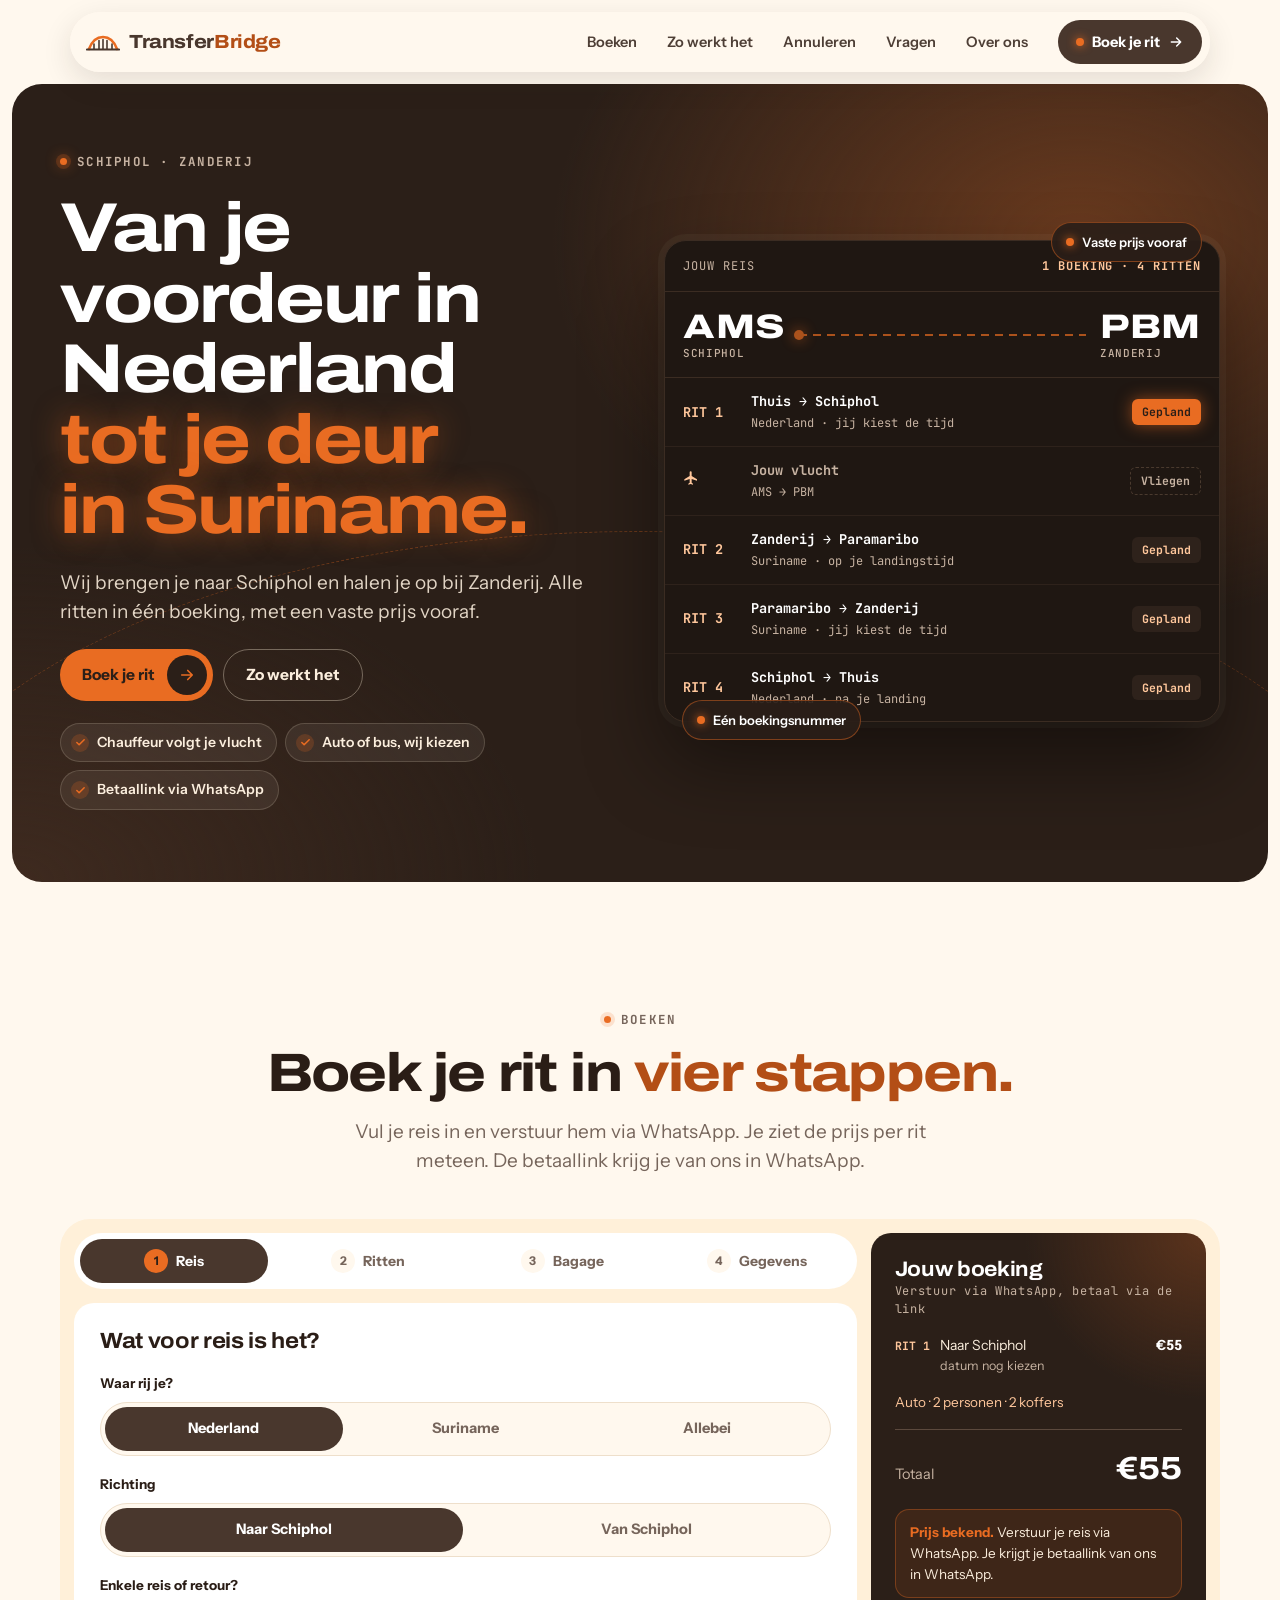
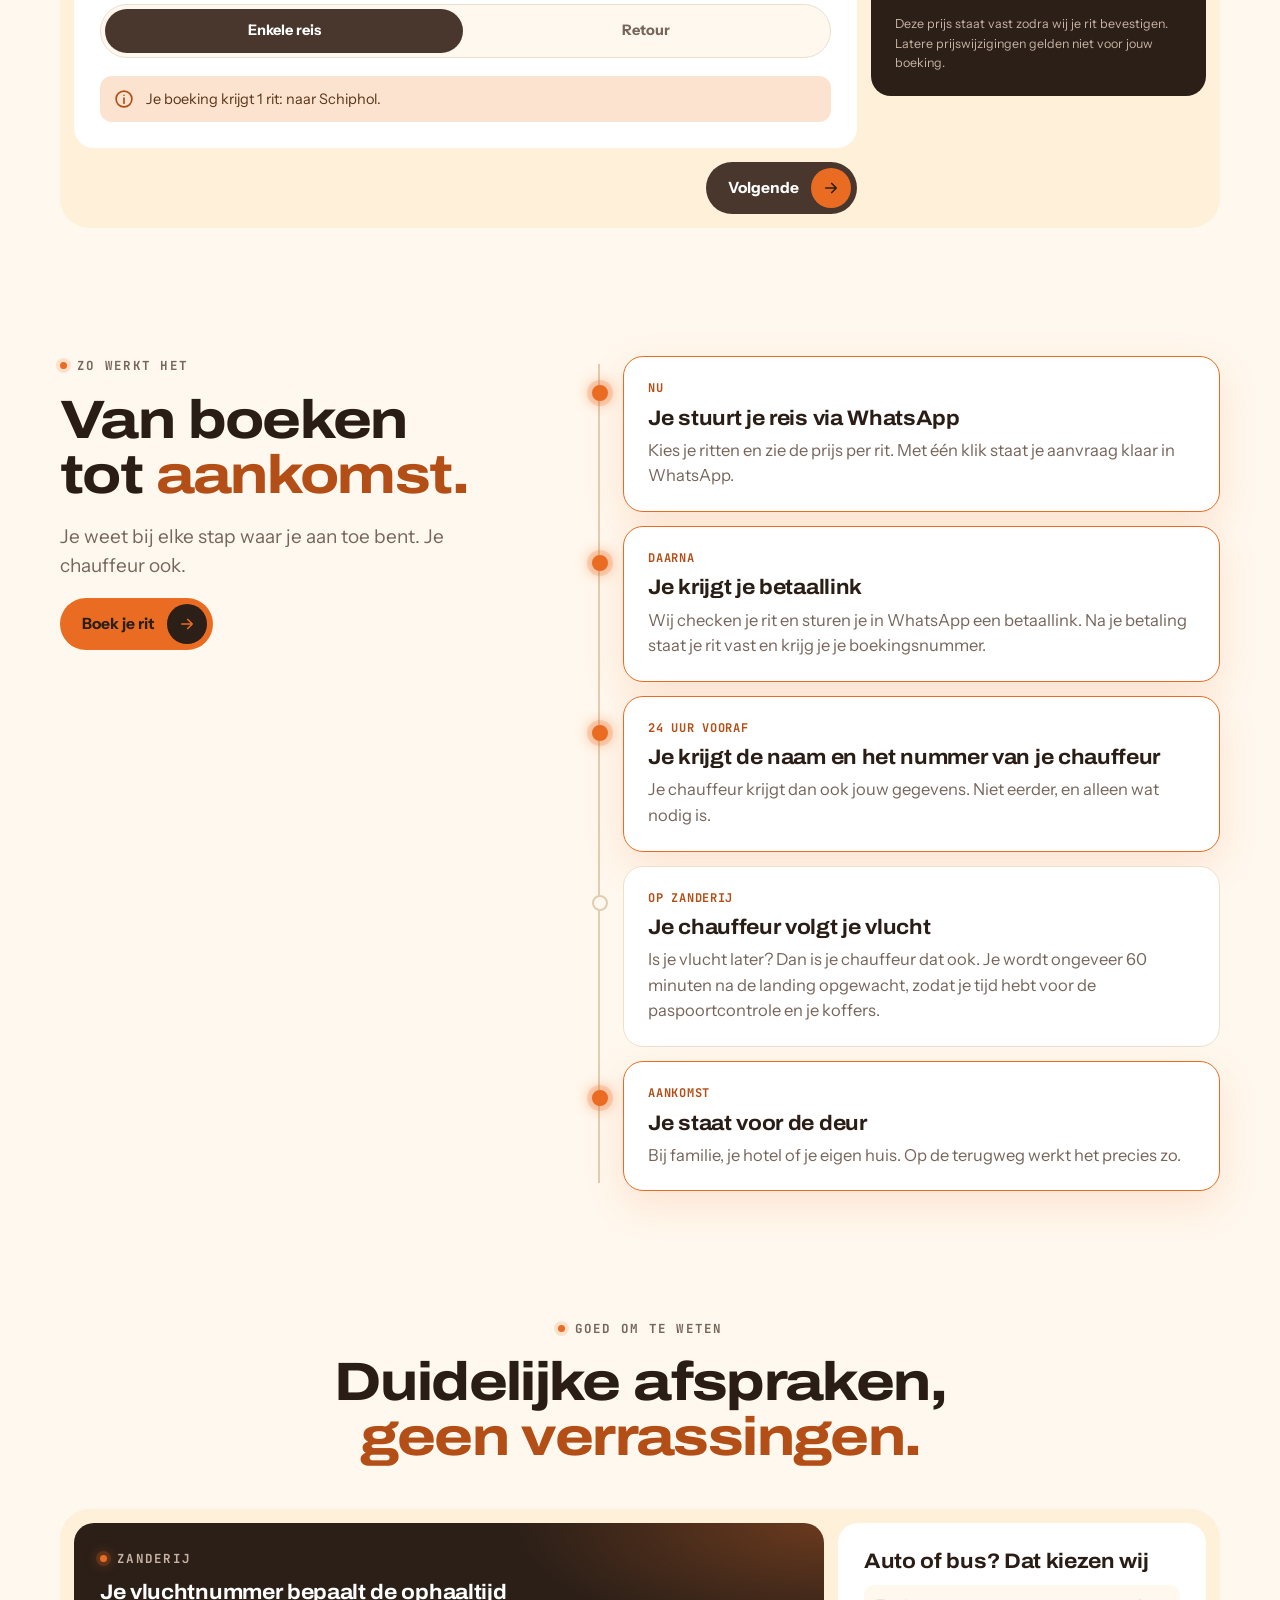
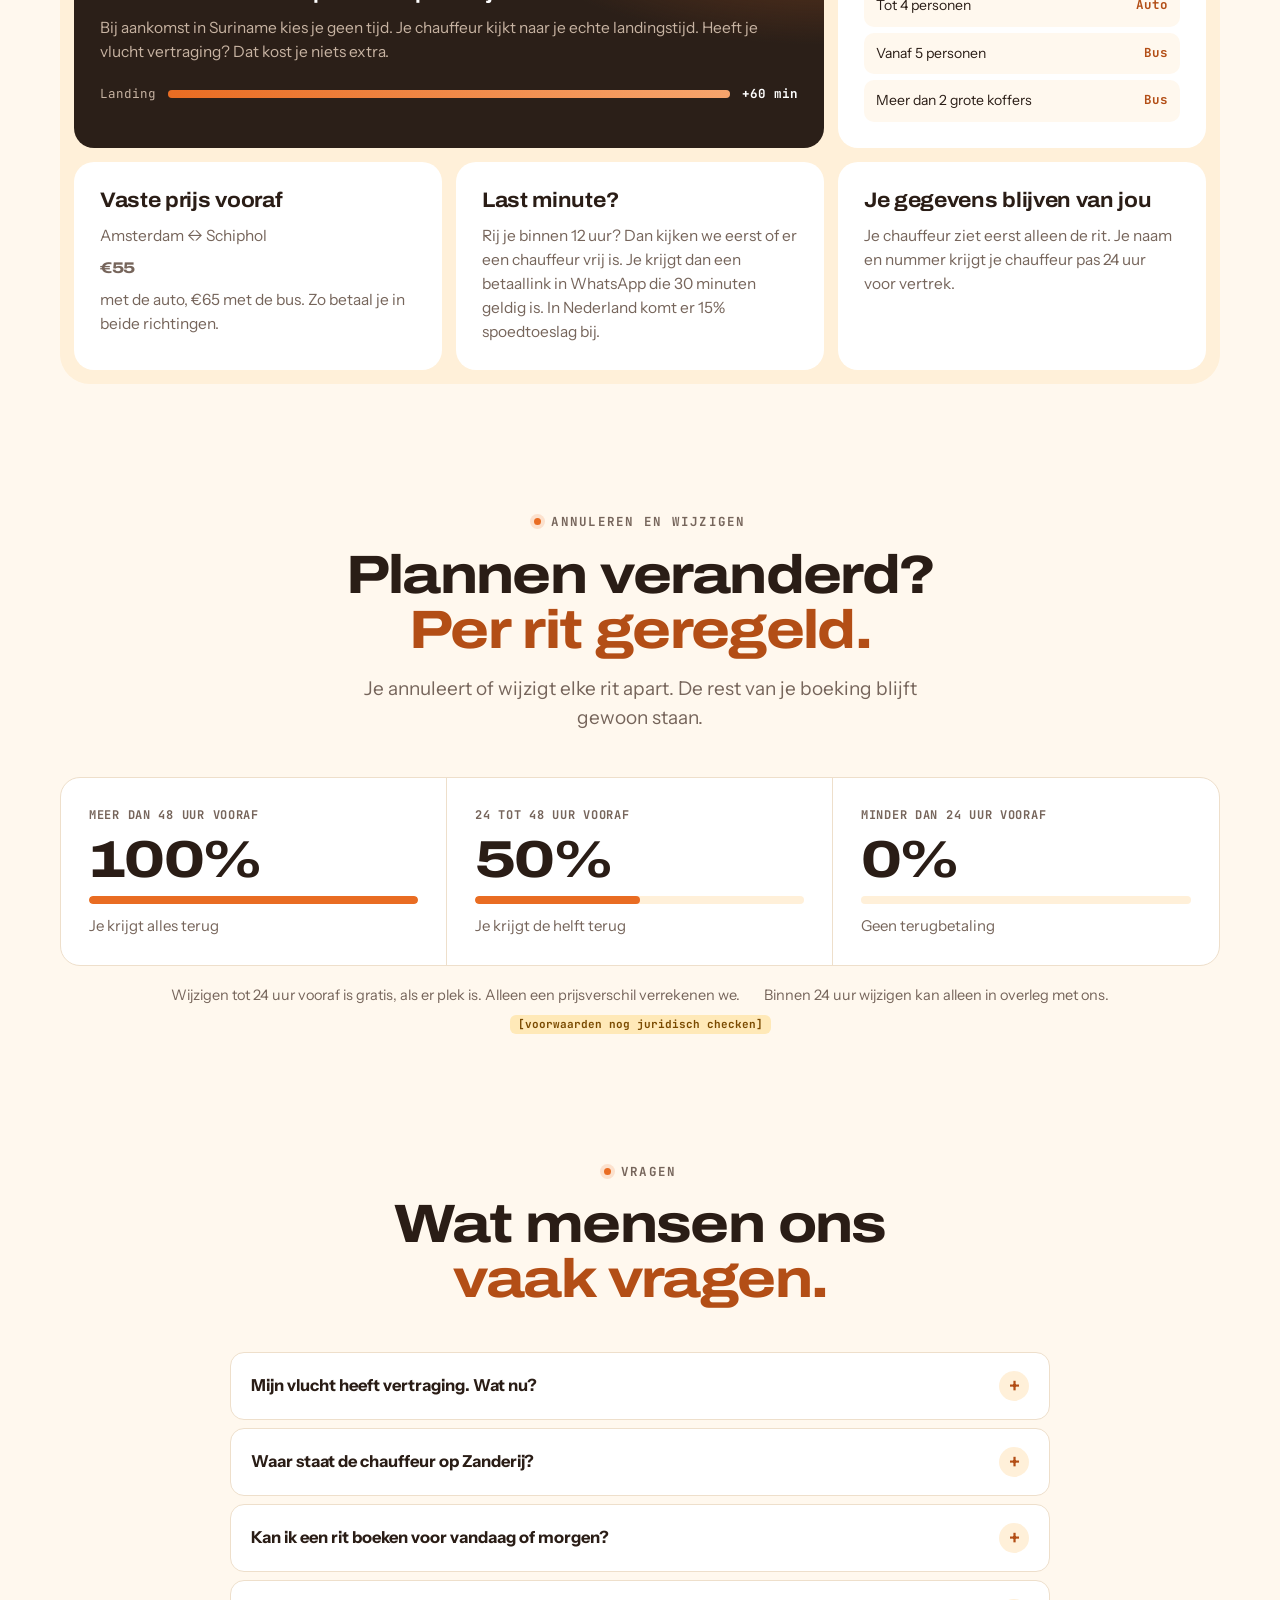
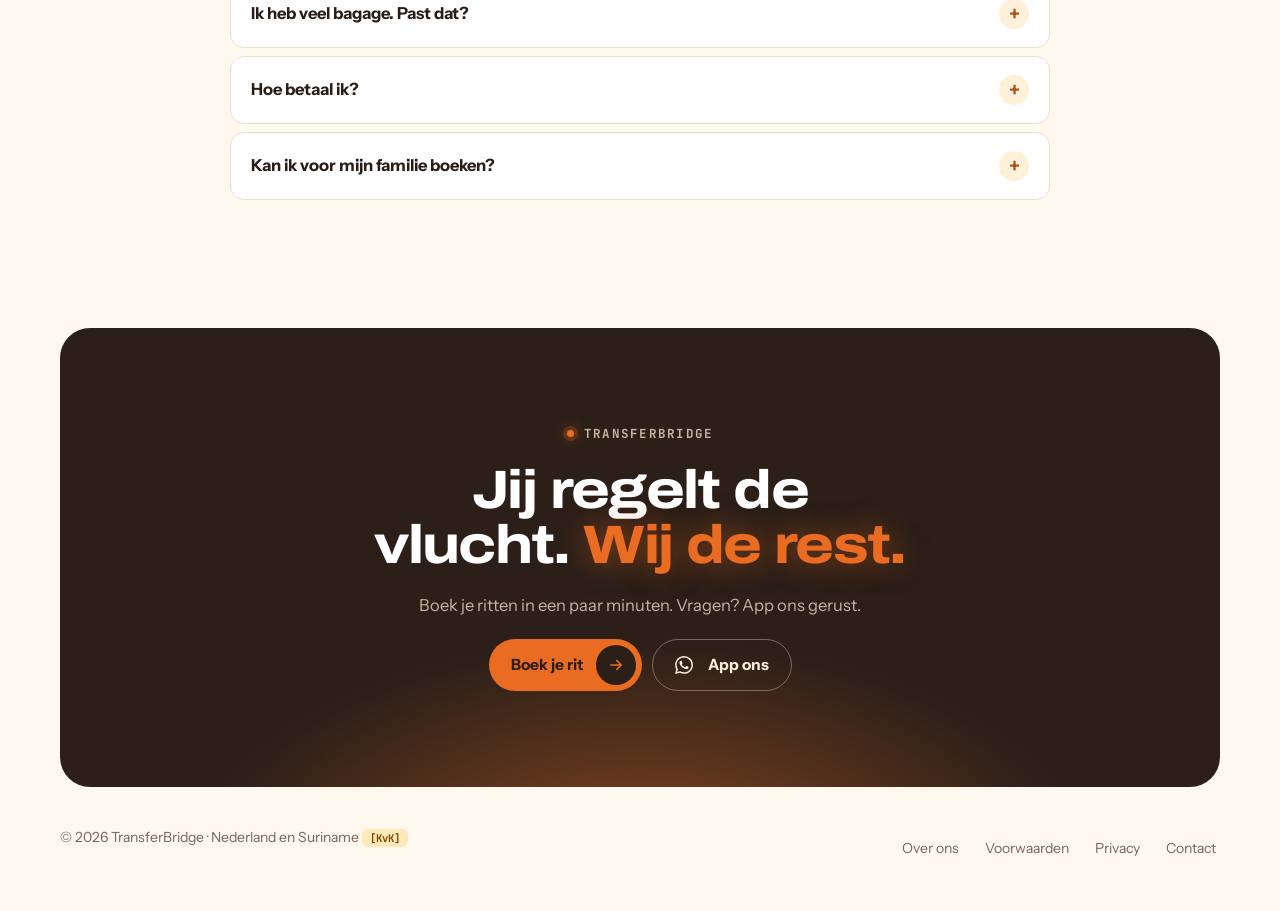
<file: index.html>
<!doctype html>
<html lang="nl">
<head>
  <meta charset="utf-8">
  <meta name="viewport" content="width=device-width, initial-scale=1, viewport-fit=cover">
  <title>TransferBridge | Van je voordeur naar Schiphol en vanaf Zanderij in Suriname</title>
  <meta name="description" content="TransferBridge brengt je van huis naar Schiphol en haalt je op bij Zanderij (PBM) in Suriname. Alle ritten in één boeking, vaste prijs vooraf. Boek in vier stappen via WhatsApp.">
  <!-- Tot de livegang niet indexeren. Bij livegang deze regel weghalen. -->
  <meta name="robots" content="noindex, nofollow">
  <meta name="theme-color" content="#49372D">
  <!-- Vervangen door eigen domein -->
  <link rel="canonical" href="https://yjsmarket.github.io/transfbrigde/">
  <link rel="icon" href="favicon.svg" type="image/svg+xml">
  <meta property="og:type" content="website">
  <meta property="og:title" content="TransferBridge | Schiphol en Zanderij in één boeking">
  <meta property="og:description" content="Van je voordeur in Nederland tot je deur in Suriname. Alle ritten in één boeking, met een vaste prijs vooraf.">
  <meta property="og:locale" content="nl_NL">
  <!-- Vervangen door eigen domein -->
  <meta property="og:url" content="https://yjsmarket.github.io/transfbrigde/">
  <meta property="og:image" content="https://yjsmarket.github.io/transfbrigde/og-image.png">
  <meta property="og:image:width" content="1200">
  <meta property="og:image:height" content="630">
  <meta name="twitter:card" content="summary_large_image">
  <link rel="preconnect" href="https://fonts.googleapis.com">
  <link rel="preconnect" href="https://fonts.gstatic.com" crossorigin>
  <link rel="stylesheet" href="https://fonts.googleapis.com/css2?family=Archivo:wdth,wght@100..125,500..800&family=Instrument+Sans:wght@400;500;600;700&family=JetBrains+Mono:wght@500;700&display=swap">
  <link rel="stylesheet" href="css/style.css?v=3">
  <script type="application/ld+json">
  {
    "@context": "https://schema.org",
    "@type": "TaxiService",
    "name": "TransferBridge",
    "description": "Vervoer van huis naar Schiphol in Nederland en vanaf Zanderij (Johan Adolf Pengel International Airport) naar je bestemming in Suriname, in één boeking.",
    "serviceType": "Luchthavenvervoer",
    "areaServed": [
      { "@type": "Country", "name": "Nederland" },
      { "@type": "Country", "name": "Suriname" }
    ],
    "provider": { "@type": "LocalBusiness", "name": "TransferBridge" },
    "offers": [
      { "@type": "Offer", "name": "Amsterdam - Schiphol, auto", "price": "55", "priceCurrency": "EUR" },
      { "@type": "Offer", "name": "Amsterdam - Schiphol, bus", "price": "65", "priceCurrency": "EUR" }
    ]
  }
  </script>
  <script type="application/ld+json">
{
  "@context": "https://schema.org",
  "@type": "FAQPage",
  "mainEntity": [
    {
      "@type": "Question",
      "name": "Mijn vlucht heeft vertraging. Wat nu?",
      "acceptedAnswer": {
        "@type": "Answer",
        "text": "Niets. Je chauffeur volgt je vlucht en komt dan ook later. Vertraging van dezelfde vlucht kost je niets extra. Wordt je vlucht geannuleerd of omgeboekt? Laat het ons weten, dan kijken we of de nieuwe tijd past."
      }
    },
    {
      "@type": "Question",
      "name": "Waar staat de chauffeur op Zanderij?",
      "acceptedAnswer": {
        "@type": "Answer",
        "text": "Je chauffeur wacht ongeveer 60 minuten na de landing op je. Die tijd is voor de paspoortcontrole en je koffers. 24 uur vooraf krijg je de naam en het nummer van je chauffeur, zodat je kunt bellen of appen."
      }
    },
    {
      "@type": "Question",
      "name": "Kan ik een rit boeken voor vandaag of morgen?",
      "acceptedAnswer": {
        "@type": "Answer",
        "text": "Ja. Is je rit binnen 12 uur, dan vraag je eerst beschikbaarheid aan. Wij zoeken een chauffeur en sturen je een betaallink in WhatsApp. Die link is 30 minuten geldig. Pas na je betaling staat je rit vast. Is het meer dan 12 uur, dan boek je gewoon zoals altijd."
      }
    },
    {
      "@type": "Question",
      "name": "Ik heb veel bagage. Past dat?",
      "acceptedAnswer": {
        "@type": "Answer",
        "text": "Vul je koffers in bij het boeken. Bij meer dan 2 grote koffers sturen we een bus. Past het niet in onze standaardregels? Dan krijg je een prijs op maat, zodat je nooit een verkeerde prijs betaalt."
      }
    },
    {
      "@type": "Question",
      "name": "Hoe betaal ik?",
      "acceptedAnswer": {
        "@type": "Answer",
        "text": "Je verstuurt je reis via WhatsApp. Wij checken je rit en sturen je een betaallink terug. Na je betaling staat je rit vast en krijg je je boekingsnummer."
      }
    },
    {
      "@type": "Question",
      "name": "Kan ik voor mijn familie boeken?",
      "acceptedAnswer": {
        "@type": "Answer",
        "text": "Ja. Jij bent de hoofdboeker en betaalt. Zet in het opmerkingenveld wie er reist en hoe we diegene kunnen bereiken."
      }
    }
  ]
}
  </script>
</head>
<body>
<svg width="0" height="0" style="position:absolute" aria-hidden="true">
  <symbol id="logo" viewBox="0 0 34 22"><path d="M3 18 C 9 2, 25 2, 31 18" fill="none" stroke="#E96C22" stroke-width="2.6" stroke-linecap="round"/><path d="M8 18v-5M13 18V9.5M17 18V8.5M21 18V9.5M26 18v-5" stroke="#49372D" stroke-width="1.6" stroke-linecap="round"/><path d="M1 18.5h32" stroke="#49372D" stroke-width="2.2" stroke-linecap="round"/></symbol>
  <symbol id="arrow" viewBox="0 0 24 24"><path fill="none" stroke="currentColor" stroke-width="2.2" stroke-linecap="round" stroke-linejoin="round" d="M5 12h14M13 6l6 6-6 6"/></symbol>
  <symbol id="chev" viewBox="0 0 24 24"><path fill="none" stroke="currentColor" stroke-width="2.2" stroke-linecap="round" stroke-linejoin="round" d="m9 6 6 6-6 6"/></symbol>
  <symbol id="info" viewBox="0 0 24 24"><g fill="none" stroke="currentColor" stroke-width="2" stroke-linecap="round"><circle cx="12" cy="12" r="9.5"/><path d="M12 11v6M12 7.5v.01"/></g></symbol>
  <symbol id="plane" viewBox="0 0 24 24"><path fill="currentColor" d="M21 16v-2l-8-5V3.5a1.5 1.5 0 0 0-3 0V9l-8 5v2l8-2.5V19l-2 1.5V22l3.5-1 3.5 1v-1.5L13 19v-5.5z"/></symbol>
  <symbol id="car" viewBox="0 0 24 24"><g fill="none" stroke="currentColor" stroke-width="1.8" stroke-linecap="round" stroke-linejoin="round"><path d="M3 16v-3.5L5 7.5A2 2 0 0 1 6.9 6h10.2A2 2 0 0 1 19 7.5l2 5V16a1 1 0 0 1-1 1h-1M5 17H4a1 1 0 0 1-1-1M9 17h6"/><circle cx="7" cy="17" r="2"/><circle cx="17" cy="17" r="2"/><path d="M4 12h16"/></g></symbol>
  <symbol id="bus" viewBox="0 0 24 24"><g fill="none" stroke="currentColor" stroke-width="1.8" stroke-linecap="round" stroke-linejoin="round"><rect x="3" y="4" width="18" height="13" rx="2.5"/><path d="M3 10h18M8 4v6M14 4v6"/><circle cx="7.5" cy="18.5" r="1.8"/><circle cx="16.5" cy="18.5" r="1.8"/></g></symbol>
  <symbol id="wa" viewBox="0 0 24 24"><path fill="currentColor" d="M17.47 14.38c-.3-.15-1.76-.87-2.03-.97-.27-.1-.47-.15-.67.15-.2.3-.77.97-.94 1.16-.17.2-.35.22-.64.08-.3-.15-1.26-.46-2.39-1.48-.88-.79-1.48-1.76-1.65-2.06-.17-.3-.02-.46.13-.6.13-.14.3-.35.45-.52.15-.18.2-.3.3-.5.1-.2.05-.37-.03-.52-.07-.15-.67-1.61-.92-2.2-.24-.59-.49-.5-.67-.51h-.57c-.2 0-.52.07-.79.37-.27.3-1.04 1.02-1.04 2.48 0 1.46 1.07 2.88 1.21 3.07.15.2 2.1 3.2 5.08 4.49.71.3 1.26.49 1.7.62.71.23 1.36.2 1.87.12.57-.09 1.76-.72 2-1.41.25-.7.25-1.29.18-1.41-.08-.13-.28-.2-.57-.35M12.05 21.79h-.01a9.87 9.87 0 0 1-5.03-1.38l-.36-.21-3.74.98 1-3.65-.24-.37a9.86 9.86 0 0 1-1.51-5.26C2.16 6.45 6.6 2.02 12.05 2.02c2.64 0 5.12 1.03 6.99 2.9a9.82 9.82 0 0 1 2.89 6.99c0 5.45-4.44 9.88-9.88 9.88m8.41-18.3A11.82 11.82 0 0 0 12.05 0C5.5 0 .16 5.34.16 11.89c0 2.1.55 4.14 1.59 5.95L.06 24l6.3-1.65a11.88 11.88 0 0 0 5.68 1.45h.01c6.55 0 11.89-5.34 11.89-11.9 0-3.17-1.24-6.16-3.48-8.41"/></symbol>
</svg>

<div class="page">
  <header class="nav">
    <a class="brand" href="#top" aria-label="TransferBridge, naar boven"><svg aria-hidden="true"><use href="#logo"/></svg><span>Transfer<b>Bridge</b></span></a>
    <nav class="nav__links" aria-label="Hoofdnavigatie"><a href="#boeken">Boeken</a><a href="#hoe">Zo werkt het</a><a href="#annuleren">Annuleren</a><a href="#vragen">Vragen</a><a href="over-ons.html">Over ons</a></nav>
    <a class="nav__cta" href="#boeken" aria-label="Boek je rit"><i aria-hidden="true"></i><span>Boek je rit</span><svg width="16" height="16" aria-hidden="true" class="nav__cta-ico"><use href="#arrow"/></svg></a>
  </header>

  <!-- Kop met reisbord -->
  <section class="hero dark" id="top" aria-labelledby="t-hero">
    <div class="hero__arc" aria-hidden="true"></div>
    <div class="wrap hero__grid">
      <div class="hero__body">
        <span class="label">Schiphol · Zanderij</span>
        <h1 id="t-hero">Van je voordeur in Nederland <span class="hl">tot je deur in Suriname.</span></h1>
        <p class="hero__sub">Wij brengen je naar Schiphol en halen je op bij Zanderij. Alle ritten in één boeking, met een vaste prijs vooraf.</p>
        <div class="hero__actions">
          <a class="btn btn--orange" href="#boeken">Boek je rit <span class="btn__dot"><svg aria-hidden="true"><use href="#arrow"/></svg></span></a>
          <a class="btn btn--line" href="#hoe">Zo werkt het</a>
        </div>
        <div class="hero__facts"><span>Chauffeur volgt je vlucht</span><span>Auto of bus, wij kiezen</span><span>Betaallink via WhatsApp</span></div>
      </div>
      <div class="hero__visual">
        <div class="board" role="img" aria-label="Voorbeeld van een reis met vier ritten: thuis naar Schiphol, Zanderij naar je bestemming, en terug.">
          <div class="board__top"><span>Jouw reis</span><b>1 boeking · 4 ritten</b></div>
          <div class="board__route">
            <div class="board__code">AMS<small>Schiphol</small></div>
            <div class="board__line" aria-hidden="true"></div>
            <div class="board__code">PBM<small>Zanderij</small></div>
          </div>
          <div class="board__rows">
            <div class="brow brow--next"><span class="brow__n">RIT 1</span><span class="brow__w"><b>Thuis → Schiphol</b><span>Nederland · jij kiest de tijd</span></span><span class="brow__s">Gepland</span></div>
            <div class="brow brow--flight"><span class="brow__n"><svg width="16" height="16" aria-hidden="true"><use href="#plane"/></svg></span><span class="brow__w"><b>Jouw vlucht</b><span>AMS → PBM</span></span><span class="brow__s">Vliegen</span></div>
            <div class="brow"><span class="brow__n">RIT 2</span><span class="brow__w"><b>Zanderij → Paramaribo</b><span>Suriname · op je landingstijd</span></span><span class="brow__s">Gepland</span></div>
            <div class="brow"><span class="brow__n">RIT 3</span><span class="brow__w"><b>Paramaribo → Zanderij</b><span>Suriname · jij kiest de tijd</span></span><span class="brow__s">Gepland</span></div>
            <div class="brow"><span class="brow__n">RIT 4</span><span class="brow__w"><b>Schiphol → Thuis</b><span>Nederland · na je landing</span></span><span class="brow__s">Gepland</span></div>
          </div>
        </div>
        <span class="chipf chipf--1">Vaste prijs vooraf</span>
        <span class="chipf chipf--2">Eén boekingsnummer</span>
      </div>
    </div>
  </section>

  <!-- Boeken -->
  <section class="section wrap" id="boeken" aria-labelledby="t-boek">
    <div class="head">
      <span class="label">Boeken</span>
      <h2 id="t-boek">Boek je rit in <span class="hl">vier stappen.</span></h2>
      <p class="lead">Vul je reis in en verstuur hem via WhatsApp. Je ziet de prijs per rit meteen. De betaallink krijg je van ons in WhatsApp.</p>
    </div>
    <div class="book">
      <form class="form" id="form" novalidate>
        <ol class="steps" aria-label="Stappen">
          <li><button type="button" data-go="0" aria-current="step"><b aria-hidden="true">1</b><span class="steps__t">Reis</span></button></li>
          <li><button type="button" data-go="1"><b aria-hidden="true">2</b><span class="steps__t">Ritten</span></button></li>
          <li><button type="button" data-go="2"><b aria-hidden="true">3</b><span class="steps__t">Bagage</span></button></li>
          <li><button type="button" data-go="3"><b aria-hidden="true">4</b><span class="steps__t">Gegevens</span></button></li>
        </ol>

        <div class="card" data-step="0">
          <h3>Wat voor reis is het?</h3>
          <div><span class="field-label" id="l-type">Waar rij je?</span>
            <div class="seg" role="group" aria-labelledby="l-type" id="segType"><button type="button" data-type="nl">Nederland</button><button type="button" data-type="sr">Suriname</button><button type="button" data-type="combi">Allebei</button></div></div>
          <div><span class="field-label" id="l-dir">Richting</span>
            <div class="seg" role="group" aria-labelledby="l-dir" id="segDir"></div></div>
          <div><span class="field-label" id="l-trip">Enkele reis of retour?</span>
            <div class="seg" role="group" aria-labelledby="l-trip" id="segTrip"><button type="button" data-trip="enkel">Enkele reis</button><button type="button" data-trip="retour">Retour</button></div></div>
          <div class="note" id="tripNote"><svg aria-hidden="true"><use href="#info"/></svg><span></span></div>
        </div>

        <div class="card" data-step="1" hidden>
          <h3>Je ritten</h3>
          <p class="card__hint">Vul per rit de adressen en tijden in.</p>
          <div id="legs" style="display:grid;gap:12px"></div>
        </div>

        <div class="card" data-step="2" hidden>
          <h3>Met hoeveel personen en koffers?</h3>
          <p class="card__hint">Je kiest zelf geen auto of bus. Dat doen wij op basis van je passagiers en bagage.</p>
          <div class="counts">
            <div class="count"><span><strong>Passagiers</strong><small>Inclusief kinderen</small></span><span class="stepper"><button type="button" data-c="pax" data-d="-1" aria-label="Minder passagiers">−</button><output id="c-pax">2</output><button type="button" data-c="pax" data-d="1" aria-label="Meer passagiers">+</button></span></div>
            <div class="count"><span><strong>Grote koffers</strong><small>Ruimbagage, ingecheckt</small></span><span class="stepper"><button type="button" data-c="bag" data-d="-1" aria-label="Minder koffers">−</button><output id="c-bag">2</output><button type="button" data-c="bag" data-d="1" aria-label="Meer koffers">+</button></span></div>
            <div class="count"><span><strong>Handbagage</strong><small>Trolley of tas</small></span><span class="stepper"><button type="button" data-c="hand" data-d="-1" aria-label="Minder handbagage">−</button><output id="c-hand">2</output><button type="button" data-c="hand" data-d="1" aria-label="Meer handbagage">+</button></span></div>
          </div>
          <div class="veh" id="veh" aria-live="polite"></div>
        </div>

        <div class="card" data-step="3" hidden>
          <h3>Je gegevens</h3>
          <div class="grid2">
            <div class="f f--full"><label for="c-name">Naam hoofdboeker</label><input id="c-name" autocomplete="name"><span class="f__err"></span></div>
            <div class="f"><label for="c-mail">E-mail</label><input id="c-mail" type="email" autocomplete="email" inputmode="email"><span class="f__err"></span></div>
            <div class="f"><label for="c-tel">Telefoon (met landcode)</label><input id="c-tel" type="tel" autocomplete="tel" inputmode="tel" placeholder="+31 6 ..."><span class="f__err"></span></div>
            <div class="f f--full"><label for="c-note">Opmerkingen (optioneel)</label><textarea id="c-note" placeholder="Bijvoorbeeld een kinderzitje of rolstoel"></textarea></div>
          </div>
          <label class="check"><input type="checkbox" id="c-terms"><span>Ik ga akkoord met de <a href="voorwaarden.html" target="_blank" rel="noopener">voorwaarden</a> en de <a href="privacy.html" target="_blank" rel="noopener">privacyverklaring</a>.</span></label>
          <span class="f__err" id="termsErr"></span>
          <div class="note" id="modeNote"><svg aria-hidden="true"><use href="#info"/></svg><span></span></div>
        </div>

        <div class="card" id="doneCard" hidden aria-live="polite"></div>

        <div class="nav-steps" id="navSteps">
          <button type="button" class="btn btn--ghost" id="prev">Vorige</button>
          <button type="button" class="btn btn--brown" id="next">Volgende <span class="btn__dot"><svg aria-hidden="true"><use href="#arrow"/></svg></span></button>
          <a class="btn btn--orange" id="sendWa" href="#" target="_blank" rel="noopener" hidden>Verstuur via WhatsApp <span class="btn__dot"><svg aria-hidden="true"><use href="#wa"/></svg></span></a>
        </div>
      </form>

      <aside class="sum dark" id="sum" aria-labelledby="t-sum">
        <div><h3 id="t-sum">Jouw boeking</h3><p class="sum__ref">Verstuur via WhatsApp, betaal via de link</p></div>
        <ul class="sum__legs" id="sumLegs"></ul>
        <p class="sum__extra" id="sumVeh"></p>
        <div class="sum__total"><span id="sumTotalLabel">Totaal</span><strong id="sumTotal">€0</strong></div>
        <p class="sum__mode" id="sumMode"></p>
        <p class="sum__micro">Deze prijs staat vast zodra wij je rit bevestigen. Latere prijswijzigingen gelden niet voor jouw boeking.</p>
      </aside>
    </div>
  </section>

  <!-- Aankomst op Zanderij: alleen zichtbaar als in het formulier Suriname of Allebei gekozen is (app.js) -->
  <section class="section wrap" id="wachten" aria-labelledby="t-wacht" hidden>
    <div class="wait dark">
      <div class="wait__head">
        <span class="label">Aankomst op Zanderij</span>
        <h2 id="t-wacht">Zo lang wacht je chauffeur. <span class="hl">En daarna?</span></h2>
        <p>Je chauffeur rekent op ongeveer 60 minuten na de landing. Die tijd is voor de paspoortcontrole en je koffers. Daarna gaat het zo:</p>
      </div>
      <ol class="wait__steps" id="waitSteps">
        <li><span class="wait__t">Landing</span><h3>Je chauffeur volgt je vlucht</h3><p>Landt je vlucht later, dan komt je chauffeur ook later. Dat kost je niets.</p></li>
        <li><span class="wait__t">+60 min</span><h3>Je chauffeur wacht in de aankomsthal</h3><p>De naam en het nummer van je chauffeur heb je al, 24 uur van tevoren gekregen.</p></li>
        <li><span class="wait__t">Nog niet buiten?</span><h3>Je chauffeur belt of appt je</h3><p>Hou je telefoon aan na de landing. Duurt het langer, laat het je chauffeur dan even weten.</p></li>
        <li><span class="wait__t">Geen contact</span><h3>Je chauffeur maakt foto's en belt ons</h3><p>Als bewijs dat je chauffeur er was. Alleen TransferBridge beslist of het een no-show is. Dat gebeurt nooit automatisch.</p></li>
      </ol>
      <p class="wait__foot">Wordt je vlucht geannuleerd of omgeboekt? Laat het ons zo snel mogelijk weten, dan kijken we of de nieuwe tijd past. <span class="todo">[wat kost een no-show?]</span> <span class="todo">[wachtregels Schiphol]</span></p>
    </div>
  </section>

  <!-- Lichtende tijdlijn -->
  <section class="section wrap" id="hoe" aria-labelledby="t-hoe">
    <div class="flow">
      <div class="flow__head">
        <span class="label">Zo werkt het</span>
        <h2 id="t-hoe">Van boeken tot <span class="hl">aankomst.</span></h2>
        <p class="lead">Je weet bij elke stap waar je aan toe bent. Je chauffeur ook.</p>
        <a class="btn btn--orange" href="#boeken">Boek je rit <span class="btn__dot"><svg aria-hidden="true"><use href="#arrow"/></svg></span></a>
      </div>
      <ol class="tl" id="tl">
        <li><span class="tl__when">Nu</span><h3>Je stuurt je reis via WhatsApp</h3><p>Kies je ritten en zie de prijs per rit. Met één klik staat je aanvraag klaar in WhatsApp.</p></li>
        <li><span class="tl__when">Daarna</span><h3>Je krijgt je betaallink</h3><p>Wij checken je rit en sturen je in WhatsApp een betaallink. Na je betaling staat je rit vast en krijg je je boekingsnummer.</p></li>
        <li><span class="tl__when">24 uur vooraf</span><h3>Je krijgt de naam en het nummer van je chauffeur</h3><p>Je chauffeur krijgt dan ook jouw gegevens. Niet eerder, en alleen wat nodig is.</p></li>
        <li><span class="tl__when">Op Zanderij</span><h3>Je chauffeur volgt je vlucht</h3><p>Is je vlucht later? Dan is je chauffeur dat ook. Je wordt ongeveer 60 minuten na de landing opgewacht, zodat je tijd hebt voor de paspoortcontrole en je koffers.</p></li>
        <li><span class="tl__when">Aankomst</span><h3>Je staat voor de deur</h3><p>Bij familie, je hotel of je eigen huis. Op de terugweg werkt het precies zo.</p></li>
      </ol>
    </div>
  </section>

  <!-- Bento -->
  <section class="section wrap" aria-labelledby="t-bento">
    <div class="head">
      <span class="label">Goed om te weten</span>
      <h2 id="t-bento">Duidelijke afspraken, <span class="hl">geen verrassingen.</span></h2>
    </div>
    <div class="bento">
      <article class="tile tile--a dark">
        <span class="label">Zanderij</span>
        <h3>Je vluchtnummer bepaalt de ophaaltijd</h3>
        <p>Bij aankomst in Suriname kies je geen tijd. Je chauffeur kijkt naar je echte landingstijd. Heeft je vlucht vertraging? Dat kost je niets extra.</p>
        <div class="land" aria-hidden="true"><span>Landing</span><span class="land__bar"></span><b>+60 min</b></div>
      </article>
      <article class="tile tile--b">
        <h3>Auto of bus? Dat kiezen wij</h3>
        <div class="rule">
          <div><span>Tot 4 personen</span><b>Auto</b></div>
          <div><span>Vanaf 5 personen</span><b>Bus</b></div>
          <div><span>Meer dan 2 grote koffers</span><b>Bus</b></div>
        </div>
      </article>
      <article class="tile tile--c">
        <h3>Vaste prijs vooraf</h3>
        <p>Amsterdam ↔ Schiphol</p>
        <p class="big">€55</p>
        <p>met de auto, €65 met de bus. Zo betaal je in beide richtingen.</p>
      </article>
      <article class="tile tile--d">
        <h3>Last minute?</h3>
        <p>Rij je binnen 12 uur? Dan kijken we eerst of er een chauffeur vrij is. Je krijgt dan een betaallink in WhatsApp die 30 minuten geldig is. In Nederland komt er 15% spoedtoeslag bij.</p>
      </article>
      <article class="tile tile--e">
        <h3>Je gegevens blijven van jou</h3>
        <p>Je chauffeur ziet eerst alleen de rit. Je naam en nummer krijgt je chauffeur pas 24 uur voor vertrek.</p>
      </article>
    </div>
  </section>

  <!-- Annuleren -->
  <section class="section wrap" id="annuleren" aria-labelledby="t-ann">
    <div class="head">
      <span class="label">Annuleren en wijzigen</span>
      <h2 id="t-ann">Plannen veranderd? <span class="hl">Per rit geregeld.</span></h2>
      <p class="lead">Je annuleert of wijzigt elke rit apart. De rest van je boeking blijft gewoon staan.</p>
    </div>
    <div class="cancel">
      <div><small>Meer dan 48 uur vooraf</small><strong>100%</strong><span class="meter"><i style="width:100%"></i></span><span>Je krijgt alles terug</span></div>
      <div><small>24 tot 48 uur vooraf</small><strong>50%</strong><span class="meter"><i style="width:50%"></i></span><span>Je krijgt de helft terug</span></div>
      <div><small>Minder dan 24 uur vooraf</small><strong>0%</strong><span class="meter"><i style="width:0%"></i></span><span>Geen terugbetaling</span></div>
    </div>
    <div class="cancel__note"><span>Wijzigen tot 24 uur vooraf is gratis, als er plek is. Alleen een prijsverschil verrekenen we.</span><span>Binnen 24 uur wijzigen kan alleen in overleg met ons.</span><span class="todo">[voorwaarden nog juridisch checken]</span></div>
  </section>

  <!-- Vragen -->
  <section class="section wrap" id="vragen" aria-labelledby="t-faq">
    <div class="head">
      <span class="label">Vragen</span>
      <h2 id="t-faq">Wat mensen ons <span class="hl">vaak vragen.</span></h2>
    </div>
    <div class="faq">
      <details><summary>Mijn vlucht heeft vertraging. Wat nu?</summary><p>Niets. Je chauffeur volgt je vlucht en komt dan ook later. Vertraging van dezelfde vlucht kost je niets extra. Wordt je vlucht geannuleerd of omgeboekt? Laat het ons weten, dan kijken we of de nieuwe tijd past.</p></details>
      <details><summary>Waar staat de chauffeur op Zanderij?</summary><p>Je chauffeur wacht ongeveer 60 minuten na de landing op je. Die tijd is voor de paspoortcontrole en je koffers. 24 uur vooraf krijg je de naam en het nummer van je chauffeur, zodat je kunt bellen of appen. <span class="todo">[exacte ontmoetingsplek]</span></p></details>
      <details><summary>Kan ik een rit boeken voor vandaag of morgen?</summary><p>Ja. Is je rit binnen 12 uur, dan vraag je eerst beschikbaarheid aan. Wij zoeken een chauffeur en sturen je een betaallink in WhatsApp. Die link is 30 minuten geldig. Pas na je betaling staat je rit vast. Is het meer dan 12 uur, dan boek je gewoon zoals altijd.</p></details>
      <details><summary>Ik heb veel bagage. Past dat?</summary><p>Vul je koffers in bij het boeken. Bij meer dan 2 grote koffers sturen we een bus. Past het niet in onze standaardregels? Dan krijg je een prijs op maat, zodat je nooit een verkeerde prijs betaalt.</p></details>
      <details><summary>Hoe betaal ik?</summary><p>Je verstuurt je reis via WhatsApp. Wij checken je rit en sturen je een betaallink terug. Na je betaling staat je rit vast en krijg je je boekingsnummer.</p></details>
      <details><summary>Kan ik voor mijn familie boeken?</summary><p>Ja. Jij bent de hoofdboeker en betaalt. Zet in het opmerkingenveld wie er reist en hoe we diegene kunnen bereiken.</p></details>
    </div>
  </section>

  <!-- Slot -->
  <section class="section wrap" aria-labelledby="t-end">
    <div class="end dark">
      <span class="label">TransferBridge</span>
      <h2 id="t-end">Jij regelt de vlucht. <span class="hl">Wij de rest.</span></h2>
      <p>Boek je ritten in een paar minuten. Vragen? App ons gerust.</p>
      <div class="end__row">
        <a class="btn btn--orange" href="#boeken">Boek je rit <span class="btn__dot"><svg aria-hidden="true"><use href="#arrow"/></svg></span></a>
        <a class="btn btn--line" href="#boeken" data-wa="Hoi TransferBridge, ik heb een vraag over een rit." aria-label="App ons via WhatsApp"><svg width="18" height="18" aria-hidden="true"><use href="#wa"/></svg>&nbsp;App ons <span class="todo">[nummer]</span></a>
      </div>
    </div>
  </section>

  <footer class="wrap foot">
    <span>© 2026 TransferBridge · Nederland en Suriname <span class="todo">[KvK]</span></span>
    <nav aria-label="Voettekst"><a href="over-ons.html">Over ons</a><a href="voorwaarden.html">Voorwaarden</a><a href="privacy.html">Privacy</a><a href="contact.html">Contact</a></nav>
  </footer>
</div>

<div class="mbar is-hidden" id="mbar" aria-live="polite"><div><small id="mLabel">Jouw boeking</small><strong id="mTotal">€0</strong></div><a href="#sum">Bekijk</a></div>

<script src="js/config.js?v=3"></script>
<script src="js/app.js?v=3"></script>
</body>
</html>
</file>
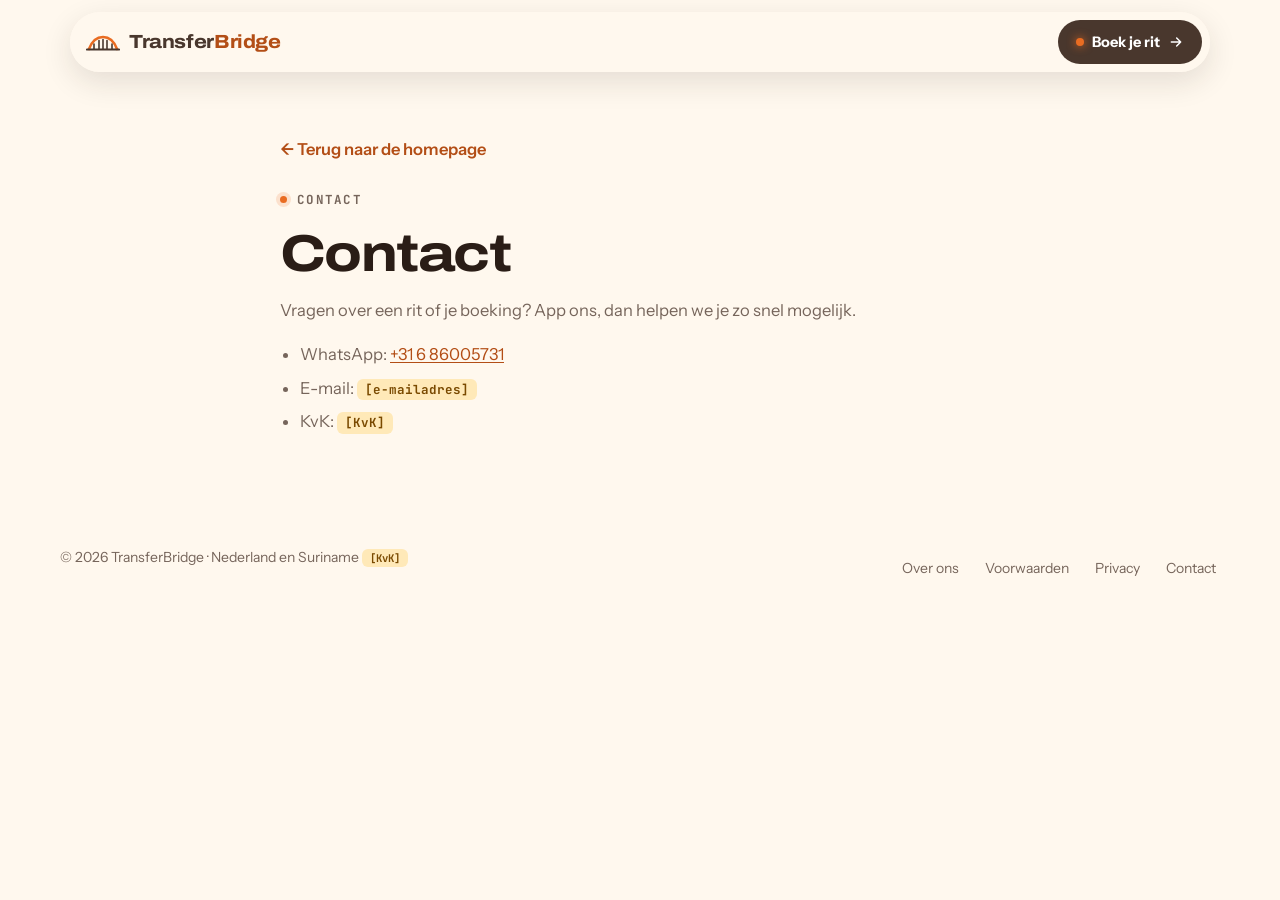
<file: contact.html>
<!doctype html>
<html lang="nl">
<head>
  <meta charset="utf-8">
  <meta name="viewport" content="width=device-width, initial-scale=1, viewport-fit=cover">
  <title>Contact | TransferBridge</title>
  <meta name="description" content="Neem contact op met TransferBridge.">
  <!-- Tot de livegang niet indexeren. Bij livegang deze regel weghalen. -->
  <meta name="robots" content="noindex, nofollow">
  <meta name="theme-color" content="#49372D">
  <link rel="icon" href="favicon.svg" type="image/svg+xml">
  <link rel="preconnect" href="https://fonts.googleapis.com">
  <link rel="preconnect" href="https://fonts.gstatic.com" crossorigin>
  <link rel="stylesheet" href="https://fonts.googleapis.com/css2?family=Archivo:wdth,wght@100..125,500..800&family=Instrument+Sans:wght@400;500;600;700&family=JetBrains+Mono:wght@500;700&display=swap">
  <link rel="stylesheet" href="css/style.css?v=3">
</head>
<body>
<svg width="0" height="0" style="position:absolute" aria-hidden="true"><symbol id="logo" viewBox="0 0 34 22"><path d="M3 18 C 9 2, 25 2, 31 18" fill="none" stroke="#E96C22" stroke-width="2.6" stroke-linecap="round"/><path d="M8 18v-5M13 18V9.5M17 18V8.5M21 18V9.5M26 18v-5" stroke="#49372D" stroke-width="1.6" stroke-linecap="round"/><path d="M1 18.5h32" stroke="#49372D" stroke-width="2.2" stroke-linecap="round"/></symbol><symbol id="arrow" viewBox="0 0 24 24"><path fill="none" stroke="currentColor" stroke-width="2.2" stroke-linecap="round" stroke-linejoin="round" d="M5 12h14M13 6l6 6-6 6"/></symbol></svg>
<div class="page">
  <header class="nav">
    <a class="brand" href="index.html" aria-label="TransferBridge, naar de homepage"><svg aria-hidden="true"><use href="#logo"/></svg><span>Transfer<b>Bridge</b></span></a>
    <a class="nav__cta" href="index.html#boeken" aria-label="Boek je rit"><i aria-hidden="true"></i><span>Boek je rit</span><svg width="16" height="16" aria-hidden="true" class="nav__cta-ico"><use href="#arrow"/></svg></a>
  </header>

  <main class="wrap legal">
    <a class="legal__back" href="index.html">← Terug naar de homepage</a>
    <span class="label">Contact</span>
    <h1>Contact</h1>
    <p>Vragen over een rit of je boeking? App ons, dan helpen we je zo snel mogelijk.</p>
    <ul>
      <li>WhatsApp: <a href="https://wa.me/31686005731" target="_blank" rel="noopener">+31 6 86005731</a></li>
      <li>E-mail: <span class="todo">[e-mailadres]</span></li>
      <li>KvK: <span class="todo">[KvK]</span></li>
    </ul>
  </main>

  <footer class="wrap foot">
    <span>© 2026 TransferBridge · Nederland en Suriname <span class="todo">[KvK]</span></span>
    <nav aria-label="Voettekst"><a href="over-ons.html">Over ons</a><a href="voorwaarden.html">Voorwaarden</a><a href="privacy.html">Privacy</a><a href="contact.html">Contact</a></nav>
  </footer>
</div>
</body>
</html>
</file>
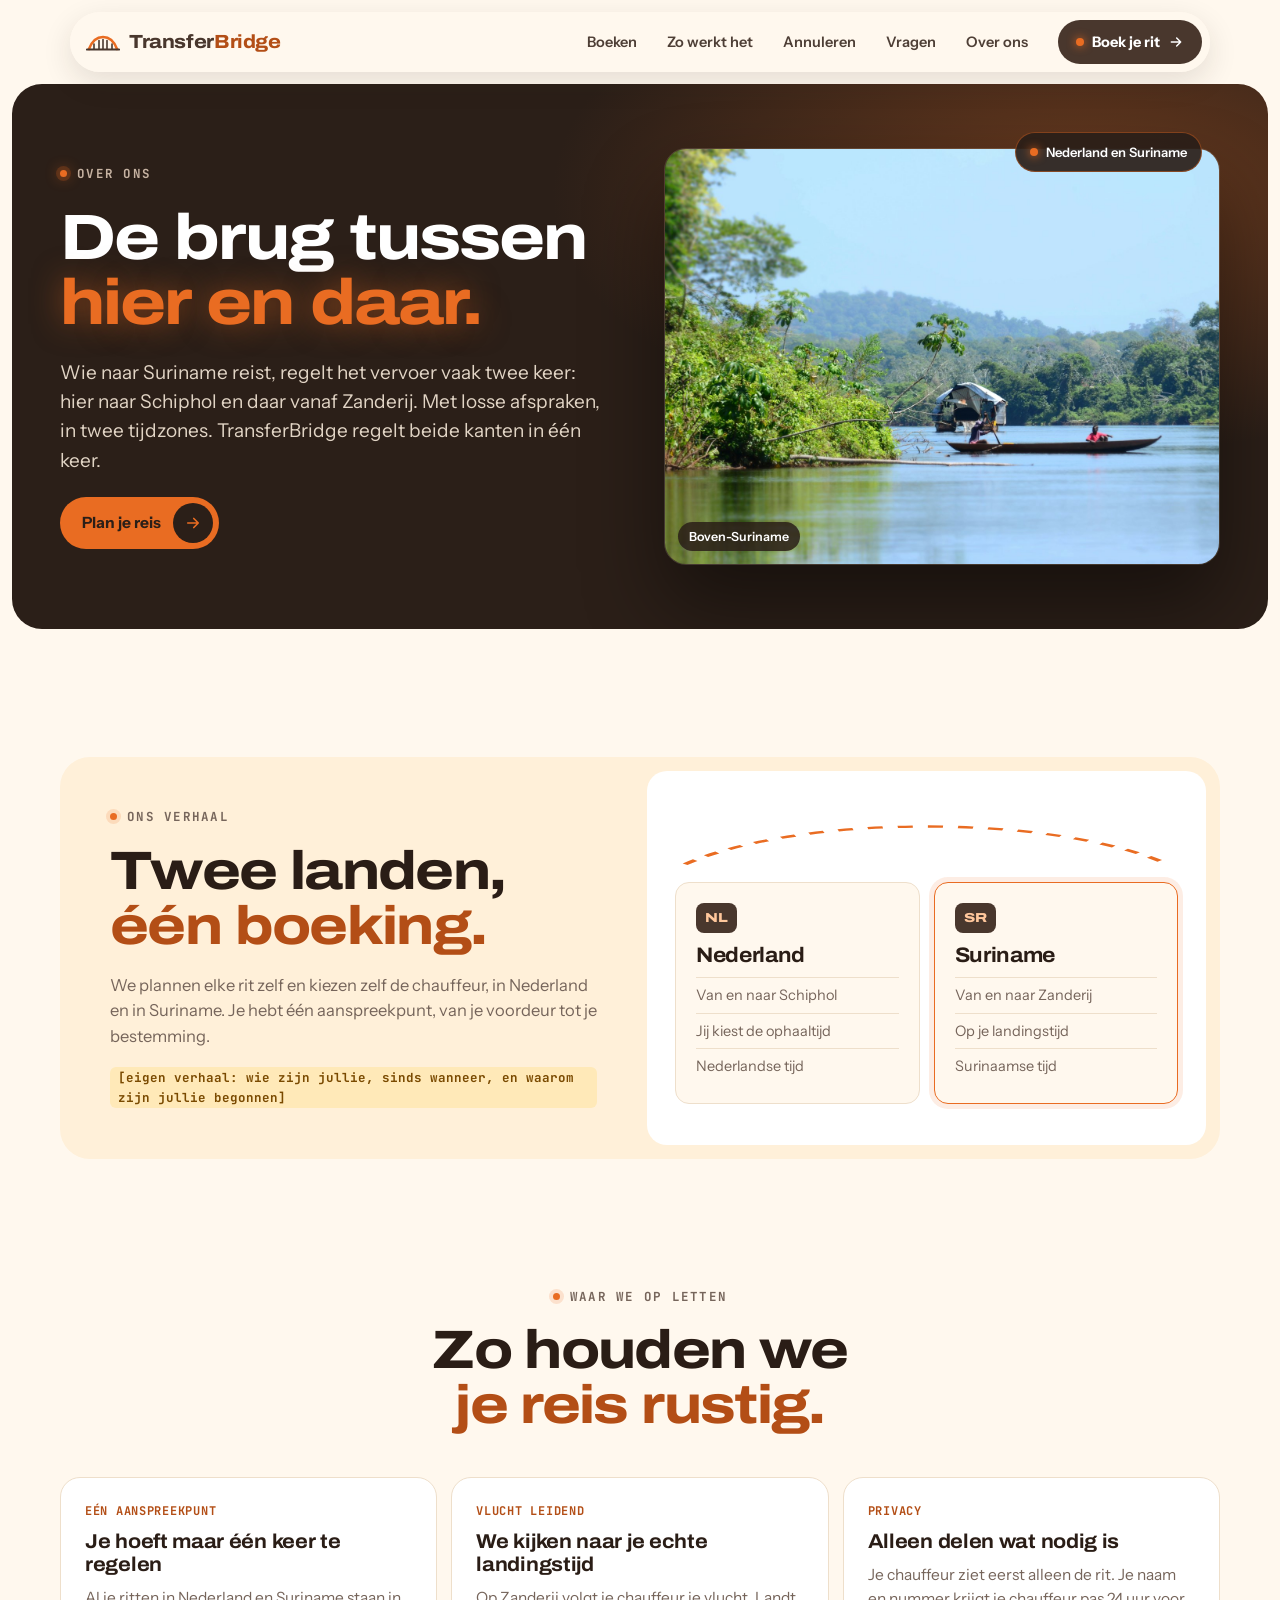
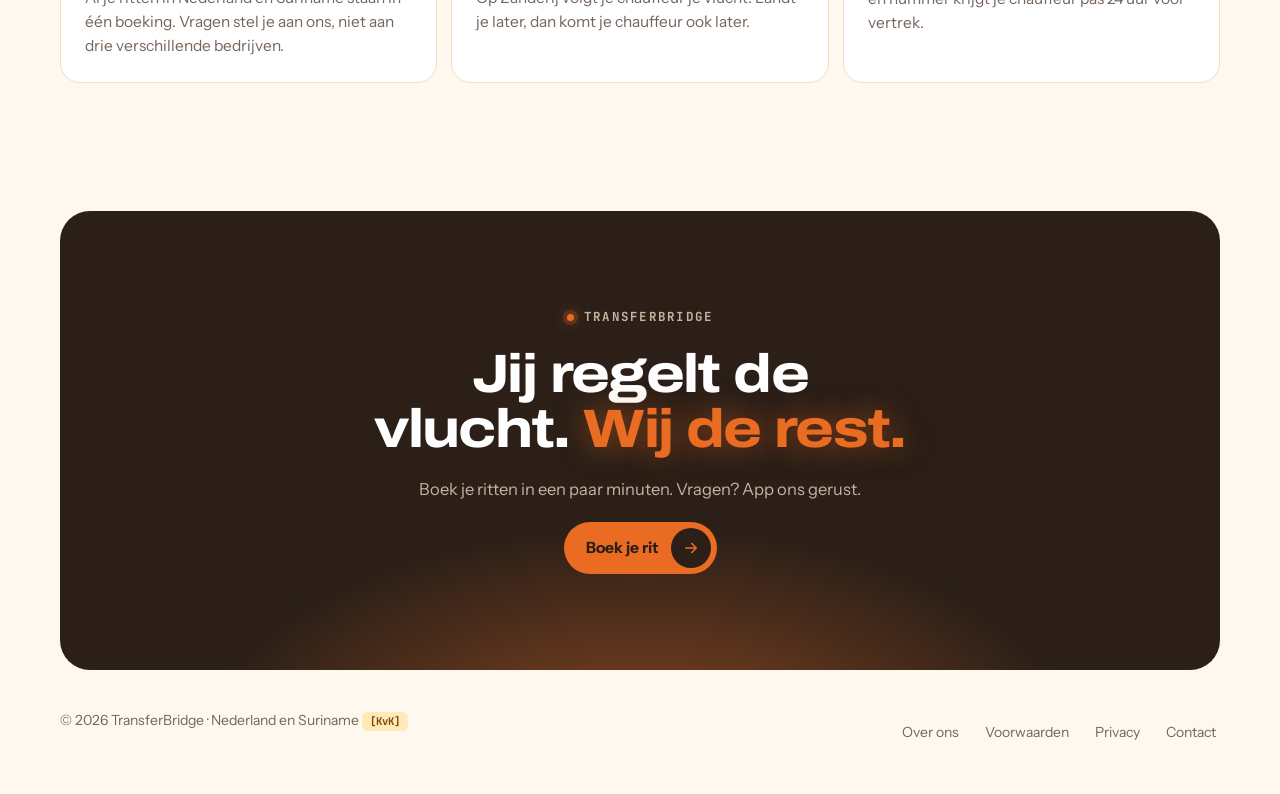
<file: over-ons.html>
<!doctype html>
<html lang="nl">
<head>
  <meta charset="utf-8">
  <meta name="viewport" content="width=device-width, initial-scale=1, viewport-fit=cover">
  <title>Over ons | TransferBridge</title>
  <meta name="description" content="TransferBridge regelt je vervoer in Nederland en Suriname in één boeking. Van je voordeur naar Schiphol en vanaf Zanderij naar je bestemming.">
  <!-- Tot de livegang niet indexeren. Bij livegang deze regel weghalen. -->
  <meta name="robots" content="noindex, nofollow">
  <meta name="theme-color" content="#49372D">
  <!-- Vervangen door eigen domein -->
  <link rel="canonical" href="https://yjsmarket.github.io/transfbrigde/over-ons.html">
  <link rel="icon" href="favicon.svg" type="image/svg+xml">
  <meta property="og:type" content="website">
  <meta property="og:title" content="Over TransferBridge">
  <meta property="og:description" content="De brug tussen hier en daar: vervoer in Nederland en Suriname in één boeking.">
  <meta property="og:locale" content="nl_NL">
  <!-- Vervangen door eigen domein -->
  <meta property="og:url" content="https://yjsmarket.github.io/transfbrigde/over-ons.html">
  <meta property="og:image" content="https://yjsmarket.github.io/transfbrigde/og-image.png">
  <link rel="preconnect" href="https://fonts.googleapis.com">
  <link rel="preconnect" href="https://fonts.gstatic.com" crossorigin>
  <link rel="stylesheet" href="https://fonts.googleapis.com/css2?family=Archivo:wdth,wght@100..125,500..800&family=Instrument+Sans:wght@400;500;600;700&family=JetBrains+Mono:wght@500;700&display=swap">
  <link rel="stylesheet" href="css/style.css?v=3">
</head>
<body>
<svg width="0" height="0" style="position:absolute" aria-hidden="true"><symbol id="logo" viewBox="0 0 34 22"><path d="M3 18 C 9 2, 25 2, 31 18" fill="none" stroke="#E96C22" stroke-width="2.6" stroke-linecap="round"/><path d="M8 18v-5M13 18V9.5M17 18V8.5M21 18V9.5M26 18v-5" stroke="#49372D" stroke-width="1.6" stroke-linecap="round"/><path d="M1 18.5h32" stroke="#49372D" stroke-width="2.2" stroke-linecap="round"/></symbol><symbol id="arrow" viewBox="0 0 24 24"><path fill="none" stroke="currentColor" stroke-width="2.2" stroke-linecap="round" stroke-linejoin="round" d="M5 12h14M13 6l6 6-6 6"/></symbol></svg>
<div class="page">
  <header class="nav">
    <a class="brand" href="index.html" aria-label="TransferBridge, naar de homepage"><svg aria-hidden="true"><use href="#logo"/></svg><span>Transfer<b>Bridge</b></span></a>
    <nav class="nav__links" aria-label="Hoofdnavigatie"><a href="index.html#boeken">Boeken</a><a href="index.html#hoe">Zo werkt het</a><a href="index.html#annuleren">Annuleren</a><a href="index.html#vragen">Vragen</a><a href="over-ons.html" aria-current="page">Over ons</a></nav>
    <a class="nav__cta" href="index.html#boeken" aria-label="Boek je rit"><i aria-hidden="true"></i><span>Boek je rit</span><svg width="16" height="16" aria-hidden="true" class="nav__cta-ico"><use href="#arrow"/></svg></a>
  </header>

  <main>
    <!-- Kop met foto -->
    <section class="ohero dark" aria-labelledby="t-over">
      <div class="wrap ohero__grid">
        <div class="ohero__body">
          <span class="label">Over ons</span>
          <h1 id="t-over">De brug tussen <span class="hl">hier en daar.</span></h1>
          <p>Wie naar Suriname reist, regelt het vervoer vaak twee keer: hier naar Schiphol en daar vanaf Zanderij. Met losse afspraken, in twee tijdzones. TransferBridge regelt beide kanten in één keer.</p>
          <a class="btn btn--orange" href="index.html#boeken">Plan je reis <span class="btn__dot"><svg aria-hidden="true"><use href="#arrow"/></svg></span></a>
        </div>
        <!-- Tijdelijke foto: Anoeskha B via Unsplash (photo-1773249815795-99431b00b1c7), Unsplash-licentie. Vervangen door eigen foto van team of chauffeur. -->
        <figure class="ohero__photo">
          <img src="img/over-ons-suriname.jpg" width="1600" height="1060" alt="Een korjaal op een brede rivier tussen het groene regenwoud in Boven-Suriname" loading="eager" decoding="async">
          <figcaption>Boven-Suriname</figcaption>
          <span class="chipf" aria-hidden="true">Nederland en Suriname</span>
        </figure>
      </div>
    </section>

    <!-- Ons verhaal + de brug -->
    <section class="section wrap" aria-labelledby="t-verhaal">
      <div class="story">
        <div class="story__body">
          <span class="label">Ons verhaal</span>
          <h2 id="t-verhaal">Twee landen, <span class="hl">één boeking.</span></h2>
          <p>We plannen elke rit zelf en kiezen zelf de chauffeur, in Nederland en in Suriname. Je hebt één aanspreekpunt, van je voordeur tot je bestemming.</p>
          <p><span class="todo">[eigen verhaal: wie zijn jullie, sinds wanneer, en waarom zijn jullie begonnen]</span></p>
        </div>
        <div class="about__bridge" aria-label="Nederland en Suriname, verbonden door TransferBridge">
          <div class="side"><span class="side__code">NL</span><h3>Nederland</h3><ul><li>Van en naar Schiphol</li><li>Jij kiest de ophaaltijd</li><li>Nederlandse tijd</li></ul></div>
          <svg class="arc" viewBox="0 0 200 60" preserveAspectRatio="none" aria-hidden="true"><path d="M4 56 C 50 2, 150 2, 196 56" fill="none" stroke="#E96C22" stroke-width="2.5" stroke-dasharray="6 6"/></svg>
          <div class="side side--sr"><span class="side__code">SR</span><h3>Suriname</h3><ul><li>Van en naar Zanderij</li><li>Op je landingstijd</li><li>Surinaamse tijd</li></ul></div>
        </div>
      </div>
    </section>

    <!-- Waar we op letten -->
    <section class="section wrap" aria-labelledby="t-waarden">
      <div class="head">
        <span class="label">Waar we op letten</span>
        <h2 id="t-waarden">Zo houden we <span class="hl">je reis rustig.</span></h2>
      </div>
      <ul class="values">
        <li><b>Eén aanspreekpunt</b><h3>Je hoeft maar één keer te regelen</h3><p>Al je ritten in Nederland en Suriname staan in één boeking. Vragen stel je aan ons, niet aan drie verschillende bedrijven.</p></li>
        <li><b>Vlucht leidend</b><h3>We kijken naar je echte landingstijd</h3><p>Op Zanderij volgt je chauffeur je vlucht. Landt je later, dan komt je chauffeur ook later.</p></li>
        <li><b>Privacy</b><h3>Alleen delen wat nodig is</h3><p>Je chauffeur ziet eerst alleen de rit. Je naam en nummer krijgt je chauffeur pas 24 uur voor vertrek.</p></li>
      </ul>
    </section>

    <!-- Slot -->
    <section class="section wrap" aria-labelledby="t-end">
      <div class="end dark">
        <span class="label">TransferBridge</span>
        <h2 id="t-end">Jij regelt de vlucht. <span class="hl">Wij de rest.</span></h2>
        <p>Boek je ritten in een paar minuten. Vragen? App ons gerust.</p>
        <div class="end__row">
          <a class="btn btn--orange" href="index.html#boeken">Boek je rit <span class="btn__dot"><svg aria-hidden="true"><use href="#arrow"/></svg></span></a>
        </div>
      </div>
    </section>
  </main>

  <footer class="wrap foot">
    <span>© 2026 TransferBridge · Nederland en Suriname <span class="todo">[KvK]</span></span>
    <nav aria-label="Voettekst"><a href="over-ons.html">Over ons</a><a href="voorwaarden.html">Voorwaarden</a><a href="privacy.html">Privacy</a><a href="contact.html">Contact</a></nav>
  </footer>
</div>
</body>
</html>
</file>
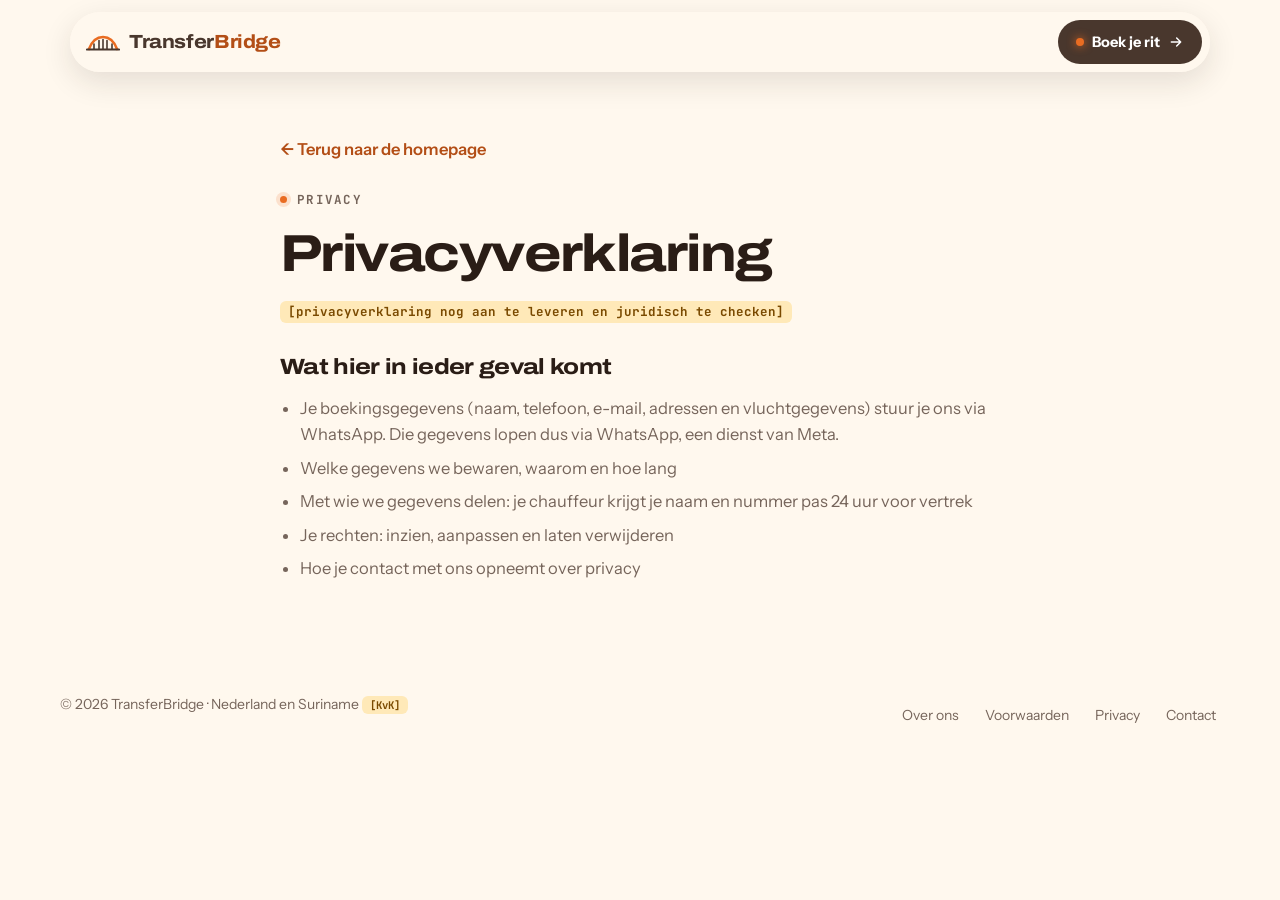
<file: privacy.html>
<!doctype html>
<html lang="nl">
<head>
  <meta charset="utf-8">
  <meta name="viewport" content="width=device-width, initial-scale=1, viewport-fit=cover">
  <title>Privacyverklaring | TransferBridge</title>
  <meta name="description" content="Hoe TransferBridge omgaat met je persoonsgegevens.">
  <!-- Tot de livegang niet indexeren. Bij livegang deze regel weghalen. -->
  <meta name="robots" content="noindex, nofollow">
  <meta name="theme-color" content="#49372D">
  <link rel="icon" href="favicon.svg" type="image/svg+xml">
  <link rel="preconnect" href="https://fonts.googleapis.com">
  <link rel="preconnect" href="https://fonts.gstatic.com" crossorigin>
  <link rel="stylesheet" href="https://fonts.googleapis.com/css2?family=Archivo:wdth,wght@100..125,500..800&family=Instrument+Sans:wght@400;500;600;700&family=JetBrains+Mono:wght@500;700&display=swap">
  <link rel="stylesheet" href="css/style.css?v=3">
</head>
<body>
<svg width="0" height="0" style="position:absolute" aria-hidden="true"><symbol id="logo" viewBox="0 0 34 22"><path d="M3 18 C 9 2, 25 2, 31 18" fill="none" stroke="#E96C22" stroke-width="2.6" stroke-linecap="round"/><path d="M8 18v-5M13 18V9.5M17 18V8.5M21 18V9.5M26 18v-5" stroke="#49372D" stroke-width="1.6" stroke-linecap="round"/><path d="M1 18.5h32" stroke="#49372D" stroke-width="2.2" stroke-linecap="round"/></symbol><symbol id="arrow" viewBox="0 0 24 24"><path fill="none" stroke="currentColor" stroke-width="2.2" stroke-linecap="round" stroke-linejoin="round" d="M5 12h14M13 6l6 6-6 6"/></symbol></svg>
<div class="page">
  <header class="nav">
    <a class="brand" href="index.html" aria-label="TransferBridge, naar de homepage"><svg aria-hidden="true"><use href="#logo"/></svg><span>Transfer<b>Bridge</b></span></a>
    <a class="nav__cta" href="index.html#boeken" aria-label="Boek je rit"><i aria-hidden="true"></i><span>Boek je rit</span><svg width="16" height="16" aria-hidden="true" class="nav__cta-ico"><use href="#arrow"/></svg></a>
  </header>

  <main class="wrap legal">
    <a class="legal__back" href="index.html">← Terug naar de homepage</a>
    <span class="label">Privacy</span>
    <h1>Privacyverklaring</h1>
    <p><span class="todo">[privacyverklaring nog aan te leveren en juridisch te checken]</span></p>
    <h2>Wat hier in ieder geval komt</h2>
    <ul>
      <li>Je boekingsgegevens (naam, telefoon, e-mail, adressen en vluchtgegevens) stuur je ons via WhatsApp. Die gegevens lopen dus via WhatsApp, een dienst van Meta.</li>
      <li>Welke gegevens we bewaren, waarom en hoe lang</li>
      <li>Met wie we gegevens delen: je chauffeur krijgt je naam en nummer pas 24 uur voor vertrek</li>
      <li>Je rechten: inzien, aanpassen en laten verwijderen</li>
      <li>Hoe je contact met ons opneemt over privacy</li>
    </ul>
  </main>

  <footer class="wrap foot">
    <span>© 2026 TransferBridge · Nederland en Suriname <span class="todo">[KvK]</span></span>
    <nav aria-label="Voettekst"><a href="over-ons.html">Over ons</a><a href="voorwaarden.html">Voorwaarden</a><a href="privacy.html">Privacy</a><a href="contact.html">Contact</a></nav>
  </footer>
</div>
</body>
</html>
</file>
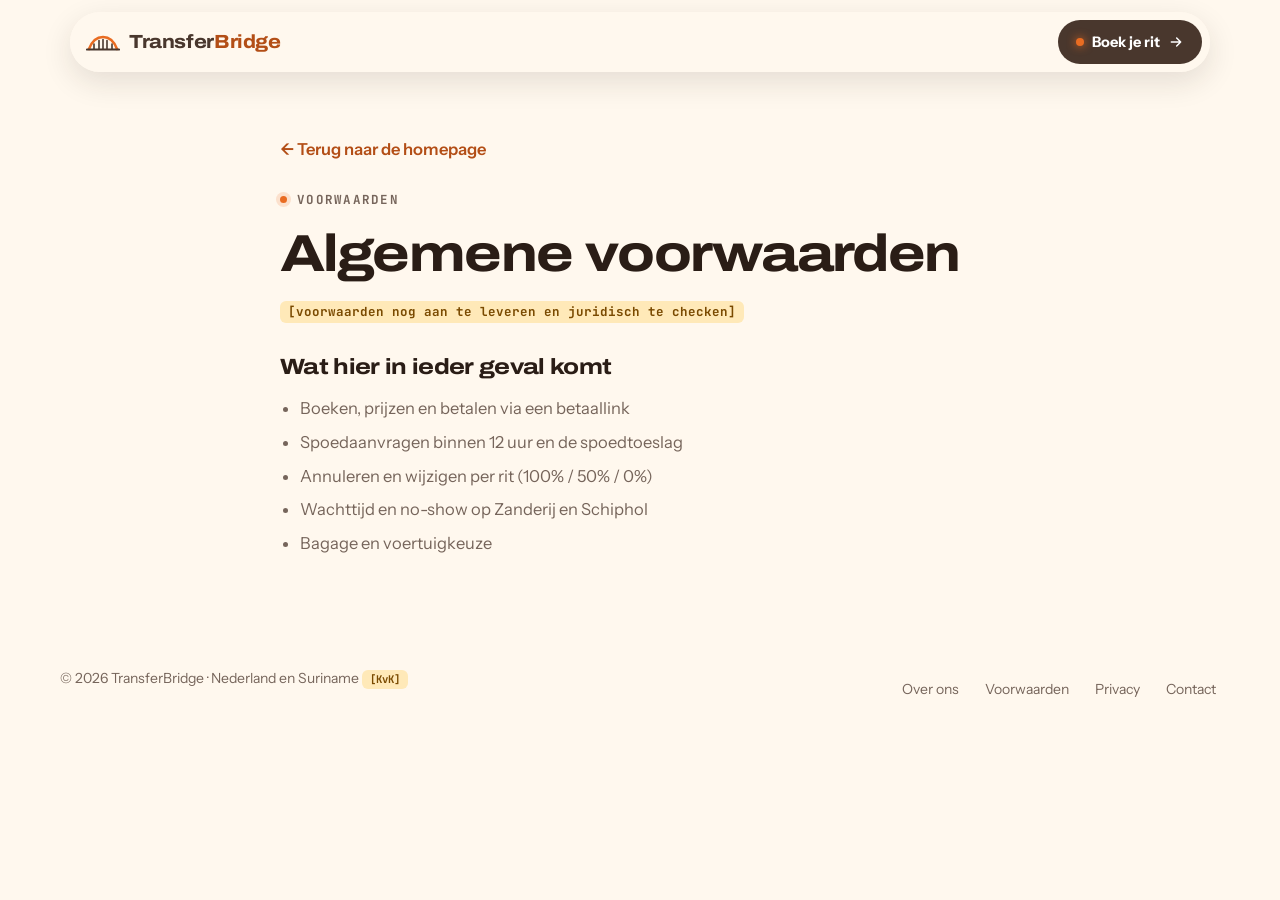
<file: voorwaarden.html>
<!doctype html>
<html lang="nl">
<head>
  <meta charset="utf-8">
  <meta name="viewport" content="width=device-width, initial-scale=1, viewport-fit=cover">
  <title>Voorwaarden | TransferBridge</title>
  <meta name="description" content="De algemene voorwaarden van TransferBridge.">
  <!-- Tot de livegang niet indexeren. Bij livegang deze regel weghalen. -->
  <meta name="robots" content="noindex, nofollow">
  <meta name="theme-color" content="#49372D">
  <link rel="icon" href="favicon.svg" type="image/svg+xml">
  <link rel="preconnect" href="https://fonts.googleapis.com">
  <link rel="preconnect" href="https://fonts.gstatic.com" crossorigin>
  <link rel="stylesheet" href="https://fonts.googleapis.com/css2?family=Archivo:wdth,wght@100..125,500..800&family=Instrument+Sans:wght@400;500;600;700&family=JetBrains+Mono:wght@500;700&display=swap">
  <link rel="stylesheet" href="css/style.css?v=3">
</head>
<body>
<svg width="0" height="0" style="position:absolute" aria-hidden="true"><symbol id="logo" viewBox="0 0 34 22"><path d="M3 18 C 9 2, 25 2, 31 18" fill="none" stroke="#E96C22" stroke-width="2.6" stroke-linecap="round"/><path d="M8 18v-5M13 18V9.5M17 18V8.5M21 18V9.5M26 18v-5" stroke="#49372D" stroke-width="1.6" stroke-linecap="round"/><path d="M1 18.5h32" stroke="#49372D" stroke-width="2.2" stroke-linecap="round"/></symbol><symbol id="arrow" viewBox="0 0 24 24"><path fill="none" stroke="currentColor" stroke-width="2.2" stroke-linecap="round" stroke-linejoin="round" d="M5 12h14M13 6l6 6-6 6"/></symbol></svg>
<div class="page">
  <header class="nav">
    <a class="brand" href="index.html" aria-label="TransferBridge, naar de homepage"><svg aria-hidden="true"><use href="#logo"/></svg><span>Transfer<b>Bridge</b></span></a>
    <a class="nav__cta" href="index.html#boeken" aria-label="Boek je rit"><i aria-hidden="true"></i><span>Boek je rit</span><svg width="16" height="16" aria-hidden="true" class="nav__cta-ico"><use href="#arrow"/></svg></a>
  </header>

  <main class="wrap legal">
    <a class="legal__back" href="index.html">← Terug naar de homepage</a>
    <span class="label">Voorwaarden</span>
    <h1>Algemene voorwaarden</h1>
    <p><span class="todo">[voorwaarden nog aan te leveren en juridisch te checken]</span></p>
    <h2>Wat hier in ieder geval komt</h2>
    <ul>
      <li>Boeken, prijzen en betalen via een betaallink</li>
      <li>Spoedaanvragen binnen 12 uur en de spoedtoeslag</li>
      <li>Annuleren en wijzigen per rit (100% / 50% / 0%)</li>
      <li>Wachttijd en no-show op Zanderij en Schiphol</li>
      <li>Bagage en voertuigkeuze</li>
    </ul>
  </main>

  <footer class="wrap foot">
    <span>© 2026 TransferBridge · Nederland en Suriname <span class="todo">[KvK]</span></span>
    <nav aria-label="Voettekst"><a href="over-ons.html">Over ons</a><a href="voorwaarden.html">Voorwaarden</a><a href="privacy.html">Privacy</a><a href="contact.html">Contact</a></nav>
  </footer>
</div>
</body>
</html>
</file>
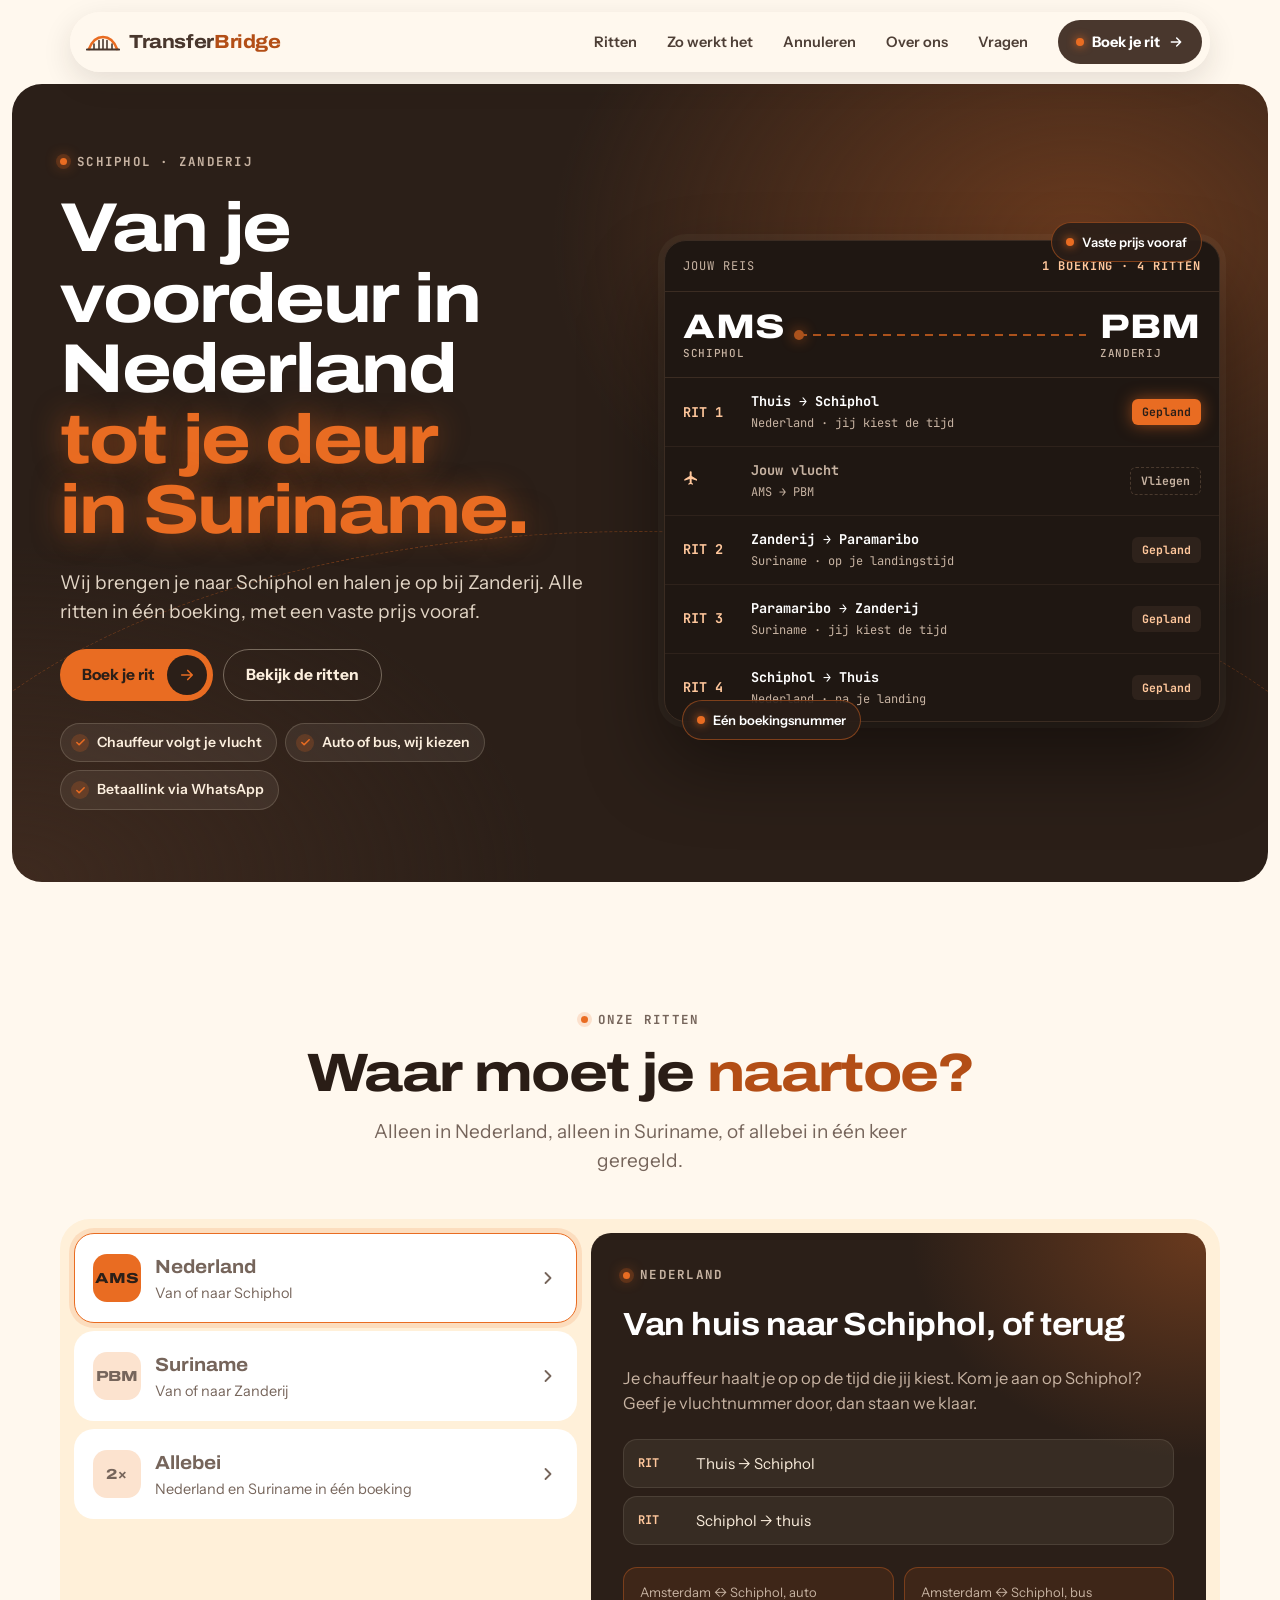
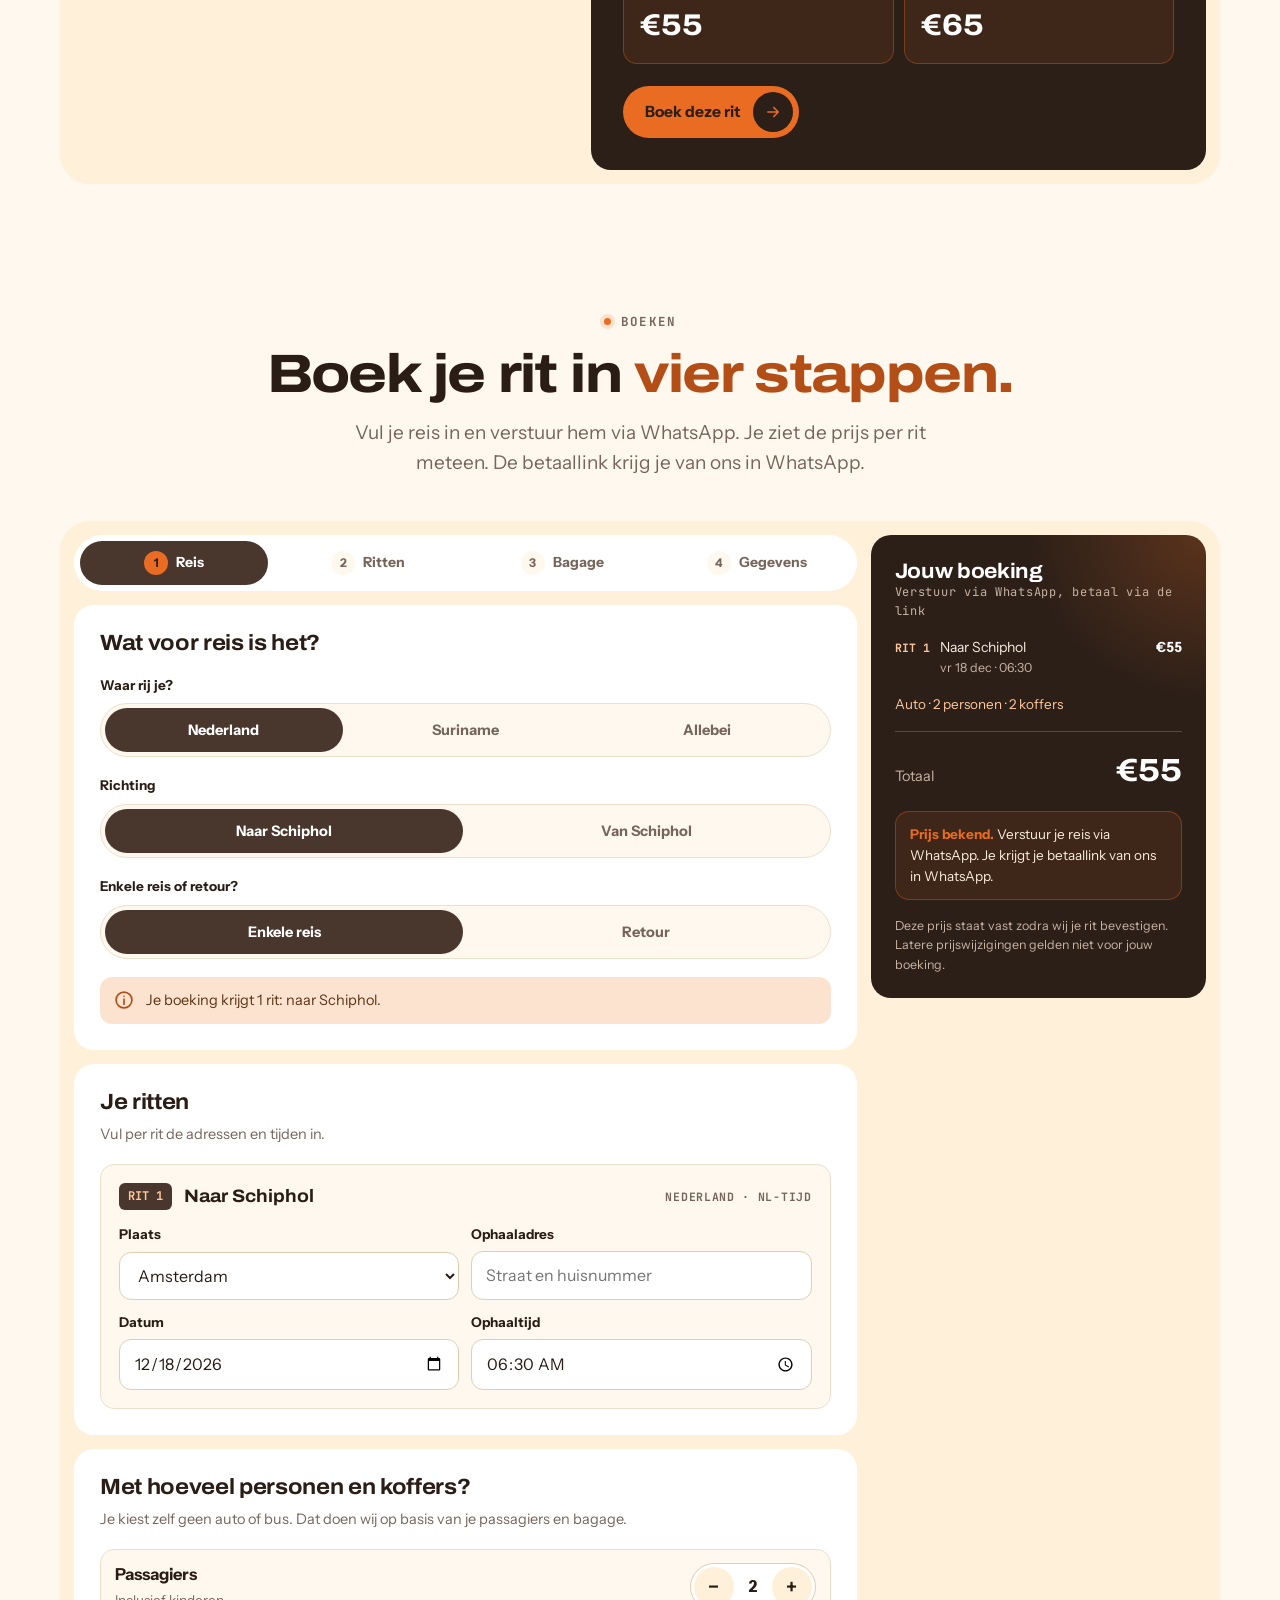
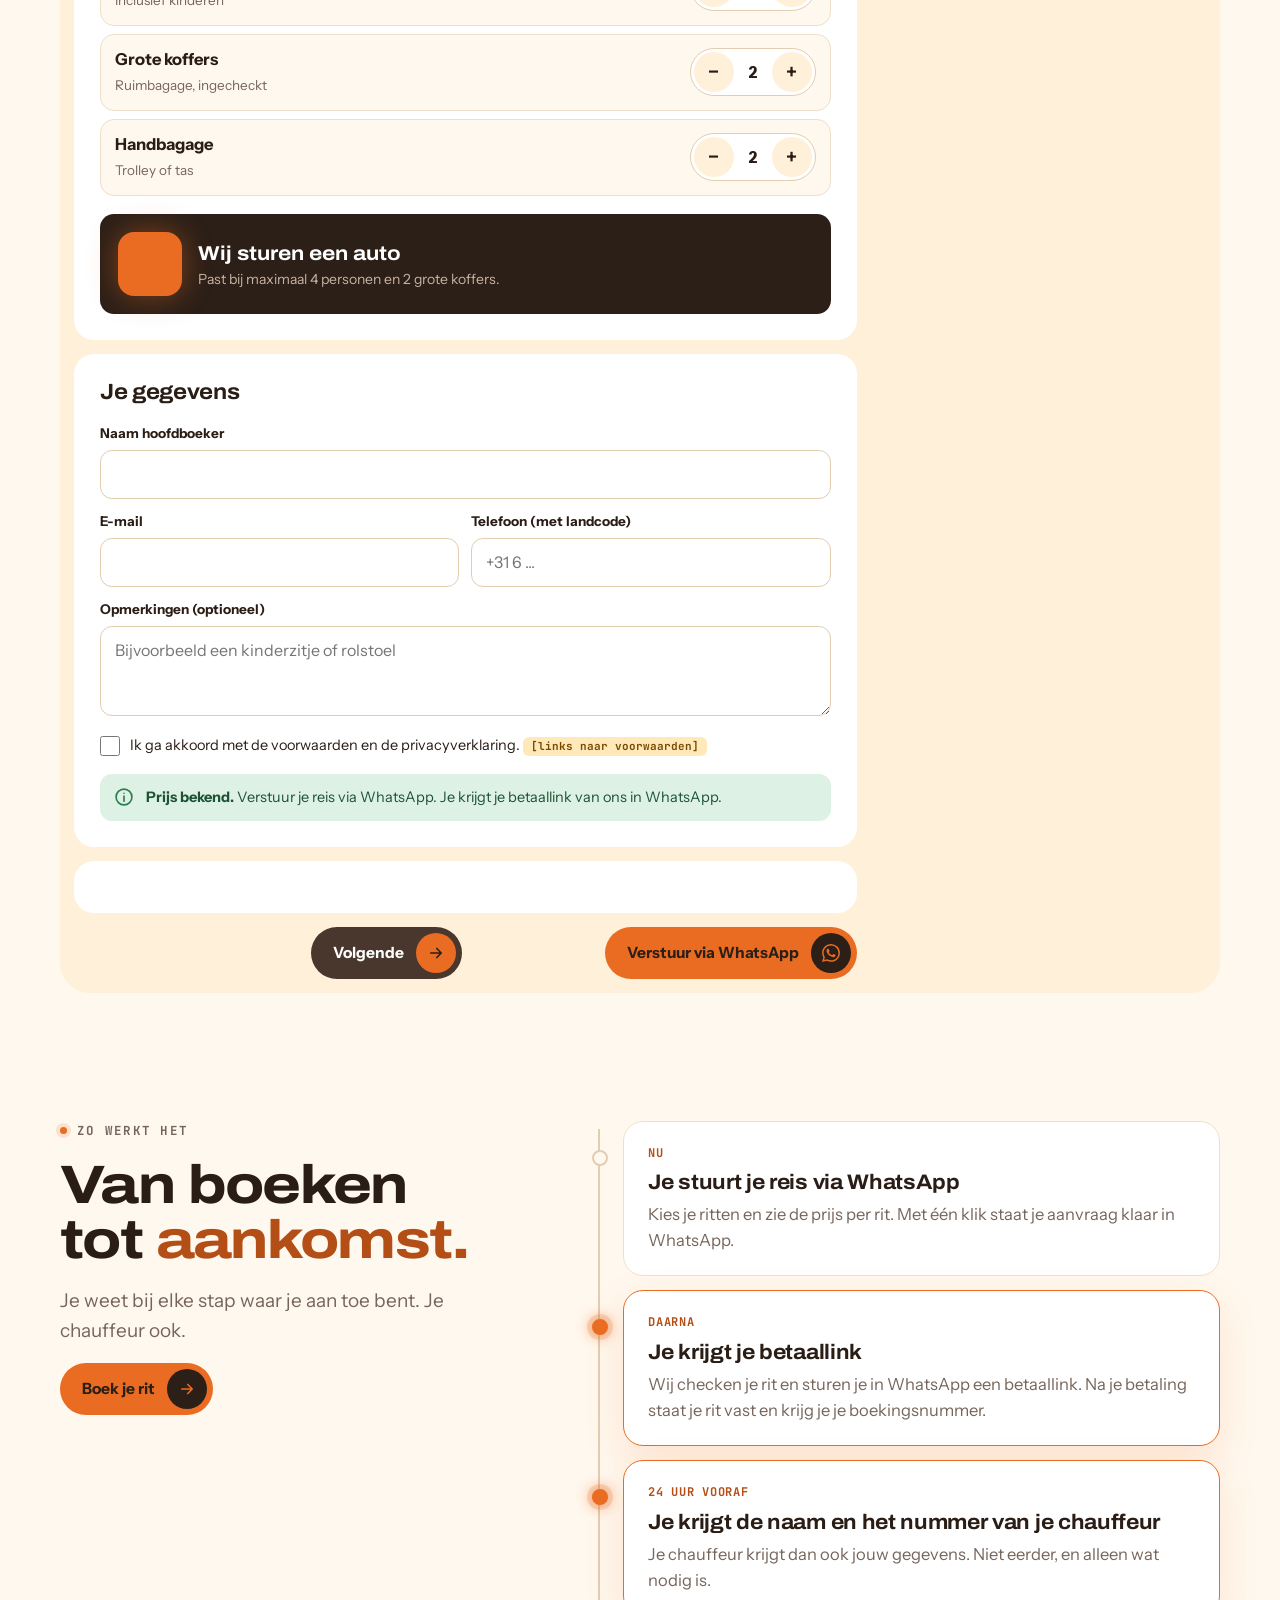
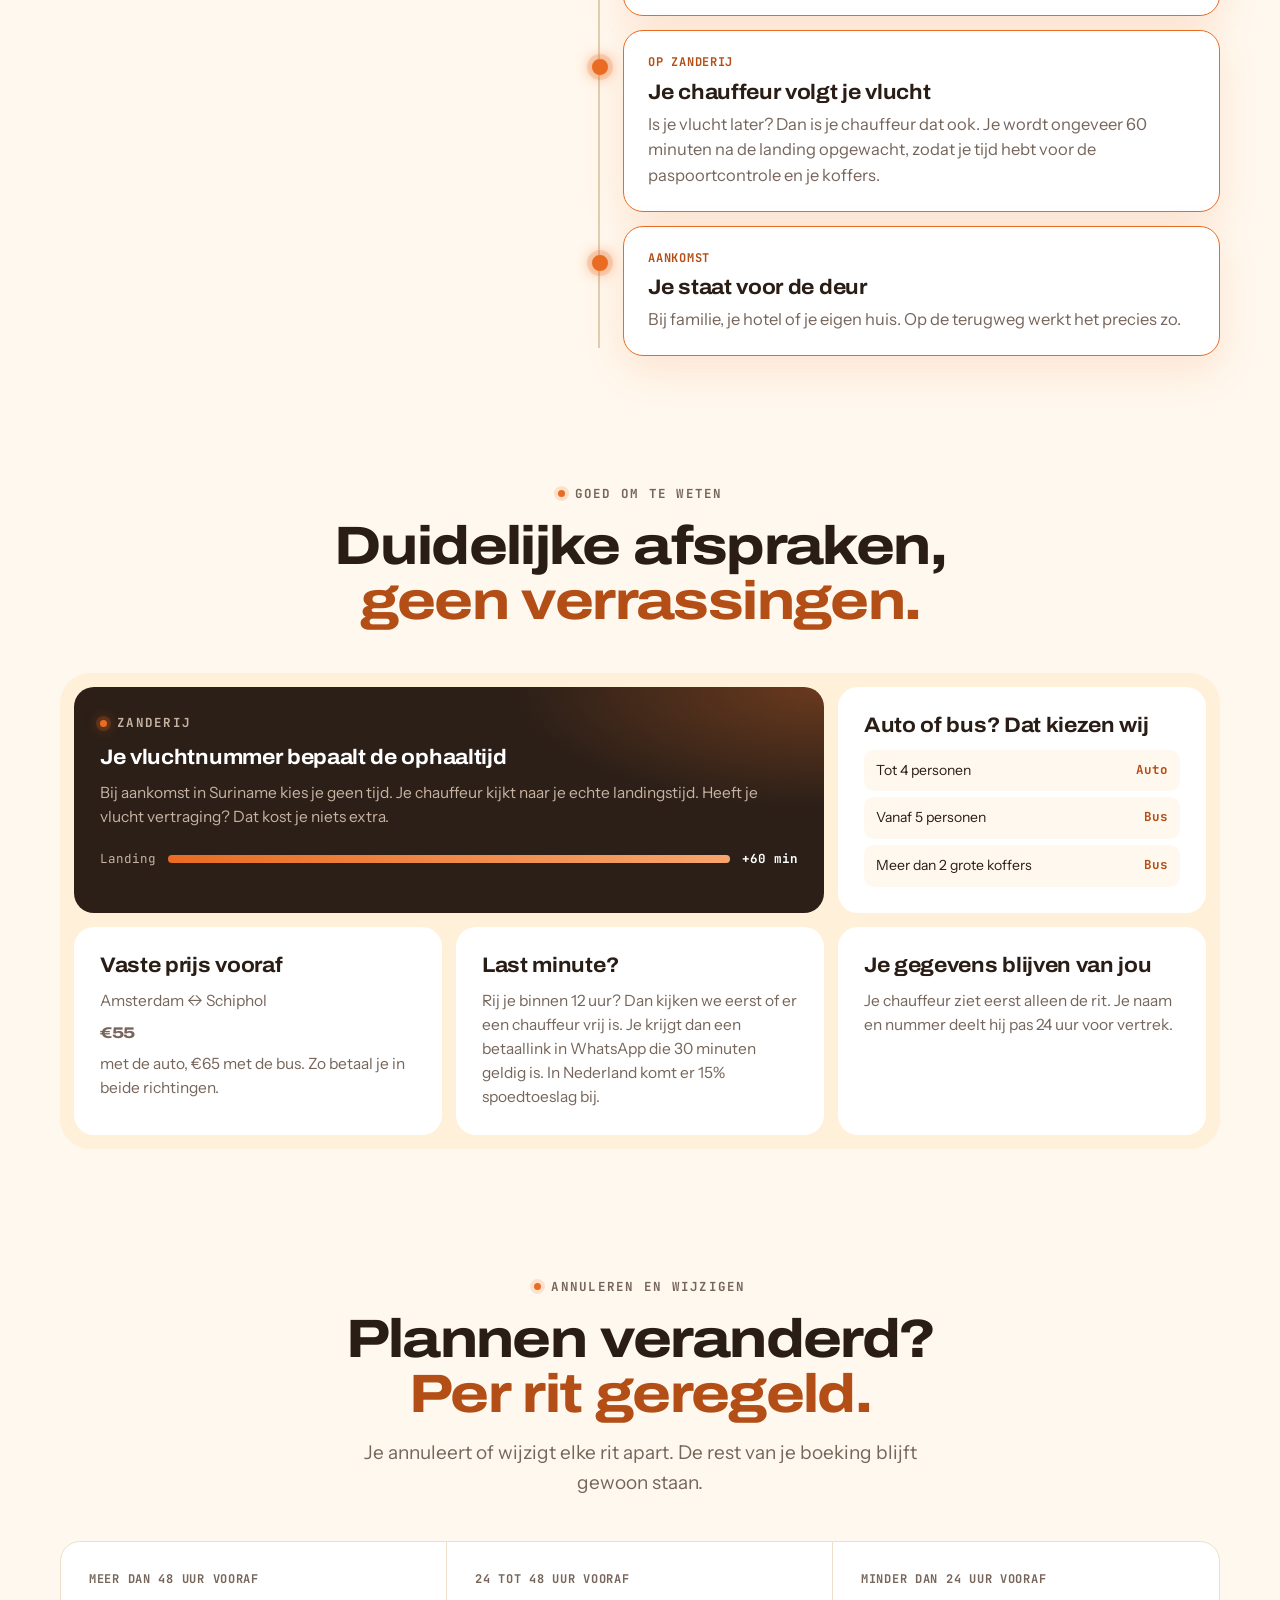
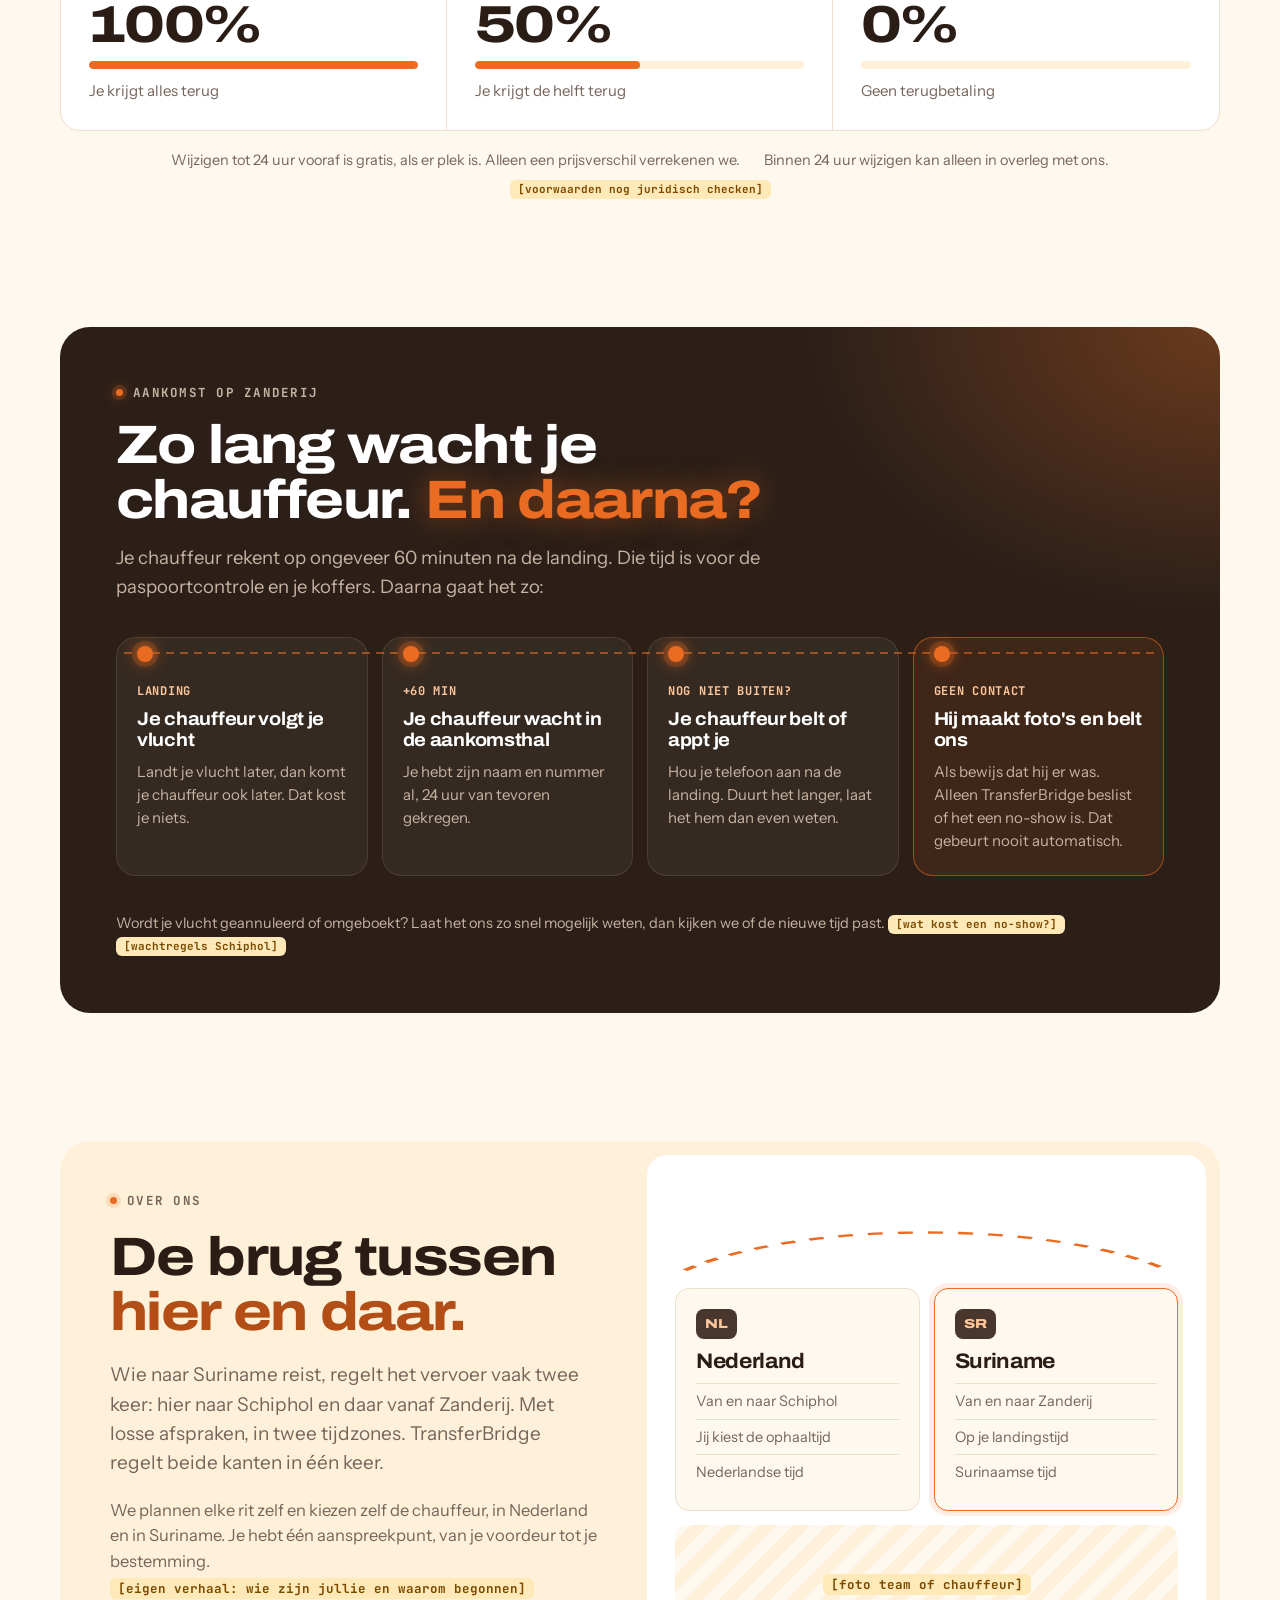
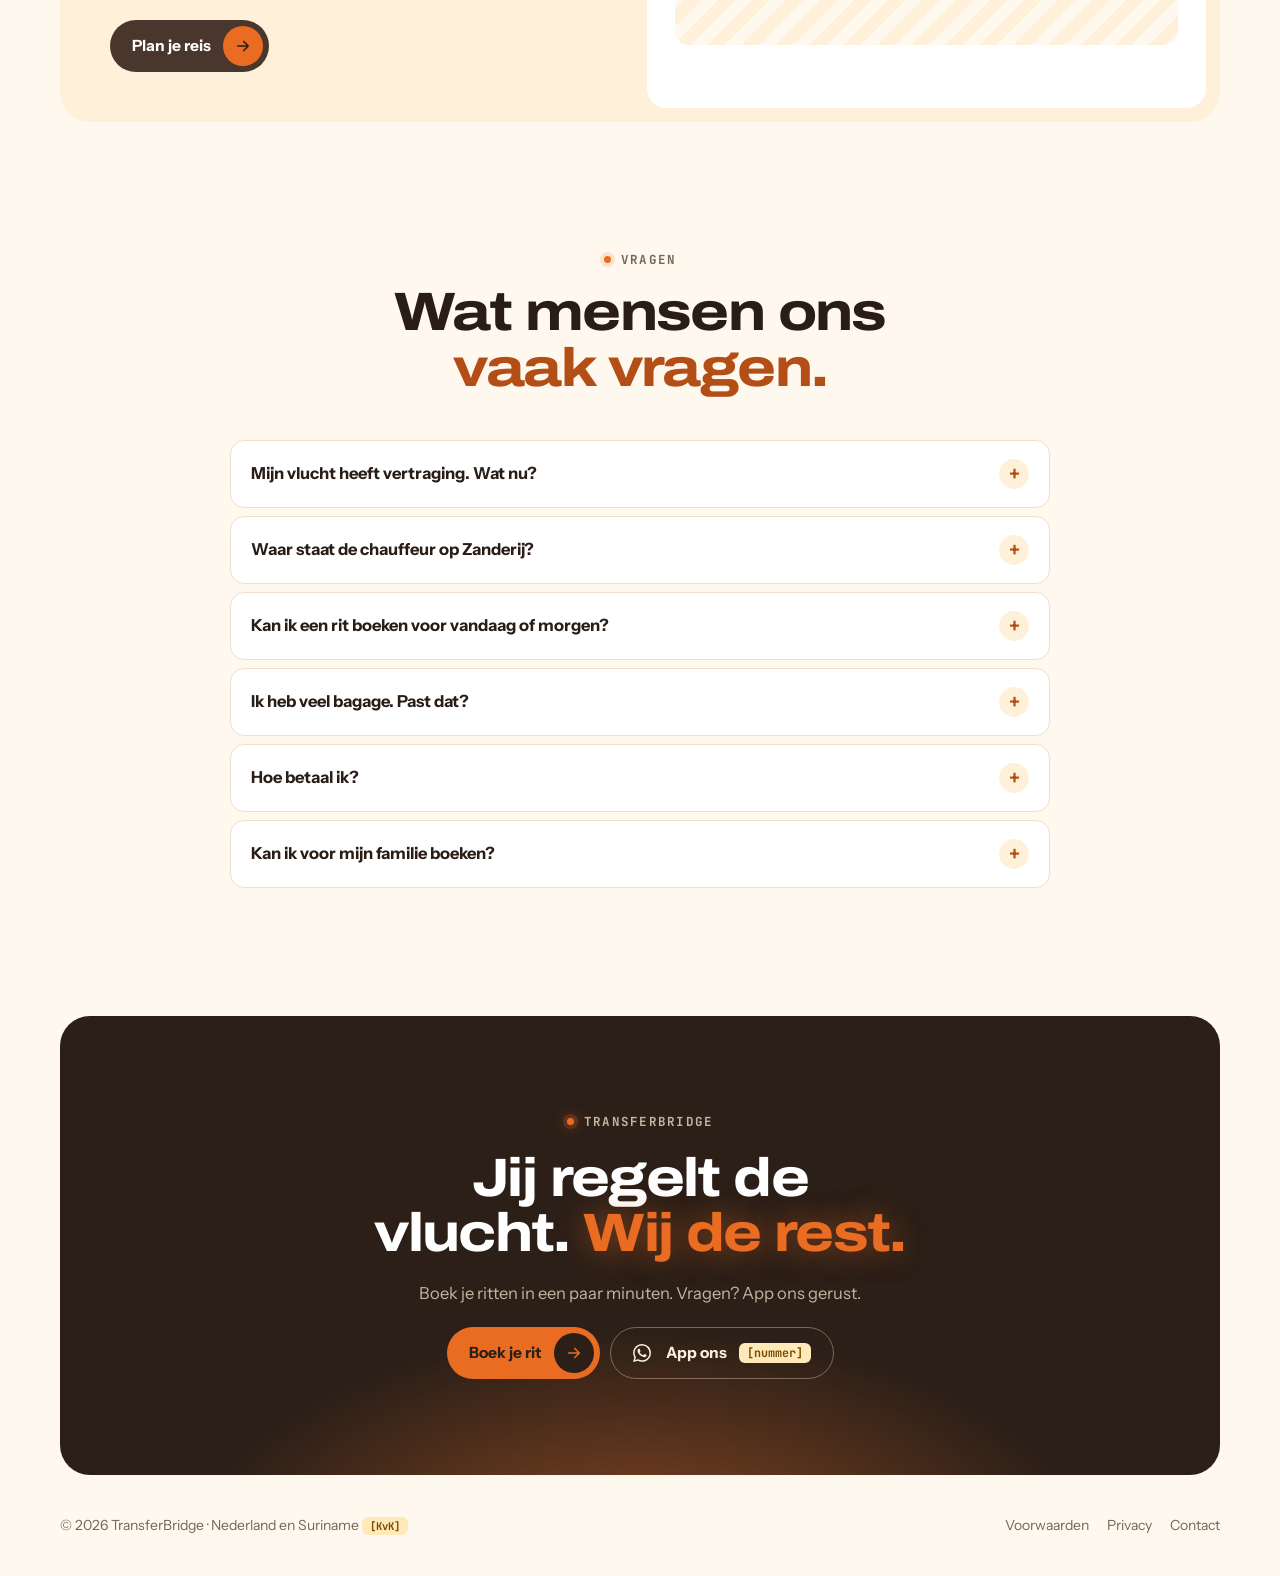
<file: ontwerp/ontwerp-v2.html>
<!doctype html><meta charset="utf-8"><meta name="viewport" content="width=device-width,initial-scale=1">
<title>TransferBridge Website</title>
<link rel="preconnect" href="https://fonts.googleapis.com">
<link rel="preconnect" href="https://fonts.gstatic.com" crossorigin>
<link rel="stylesheet" href="https://fonts.googleapis.com/css2?family=Archivo:wdth,wght@100..125,500..800&family=Instrument+Sans:wght@400;500;600;700&family=JetBrains+Mono:wght@500;700&display=swap">
<style>
/* TransferBridge: licht crème met donkerbruine panelen en oranje gloed.
   Kenmerk: het reisbord (zoals op Schiphol), met alle ritdelen van één boeking onder elkaar.
   Eén blok per scherm: kop met reisbord, keuzelijst + donker paneel, boeken, lichtende tijdlijn, bento, annuleren, vragen, slot.
   Bewust één thema (licht met donkere vlakken); alle kleuren staan hieronder vast. */
:root {
  color-scheme: light;
  --cream: #FFF0D9; --paper: #FFF8EE; --card: #FFFFFF; --line: #EEDFCB; --line-2: #E2CDB1;
  --brown: #49372D; --brown-deep: #2B1F18; --brown-2: #3A2B22; --brown-line: #5C493D;
  --orange: #E96C22; --orange-deep: #B34E16; --orange-wash: #FCE3CF;
  --text: #2A1D16; --muted: #76655B; --on-dark: #FBEEDD; --on-dark-muted: #C7B3A2;
  --board: #1F1712; --board-text: #FFC79C;
  --ok: #2E7D4F; --ok-wash: #DDF1E4; --warn: #9A5A00; --warn-wash: #FFEFCF; --err: #B3261E;
  --todo: #7A4A00; --todo-bg: #FFE9B8;
  --f-display: "Archivo", "Helvetica Neue", Arial, sans-serif;
  --f-body: "Instrument Sans", system-ui, -apple-system, "Segoe UI", sans-serif;
  --f-mono: "JetBrains Mono", ui-monospace, Menlo, monospace;
  --r-xl: 30px; --r-lg: 20px; --r-md: 14px; --pill: 999px;
}
*, *::before, *::after { box-sizing: border-box; }
html { scroll-behavior: smooth; }
body { margin: 0; background: var(--paper); color: var(--text); font-family: var(--f-body); font-size: 16.5px; line-height: 1.55; -webkit-font-smoothing: antialiased; }
h1, h2, h3, p { margin: 0; }
ul, ol { margin: 0; padding: 0; list-style: none; }
a { color: inherit; text-decoration: none; }
button, input, select, textarea { font: inherit; color: inherit; }
:focus-visible { outline: 3px solid var(--orange-deep); outline-offset: 3px; border-radius: 8px; }
.dark :focus-visible { outline-color: var(--orange); }
.page { padding-inline: 12px; }
.wrap { max-width: 1200px; margin-inline: auto; padding-inline: 20px; }
.todo { display: inline-block; padding: 1px 8px; border-radius: 6px; background: var(--todo-bg); color: var(--todo); font-family: var(--f-mono); font-size: .76em; font-weight: 700; white-space: nowrap; }

h1, h2 { font-family: var(--f-display); font-stretch: 118%; font-weight: 750; letter-spacing: -0.03em; line-height: 1.02; text-wrap: balance; }
h2 { font-size: clamp(32px, 4.4vw, 54px); }
h3 { font-family: var(--f-display); font-stretch: 108%; font-weight: 700; letter-spacing: -0.015em; line-height: 1.15; }
.label { display: inline-flex; align-items: center; gap: 10px; font-family: var(--f-mono); font-size: 12.5px; font-weight: 700; letter-spacing: .1em; text-transform: uppercase; color: var(--muted); }
.label::before { content: ""; width: 7px; height: 7px; border-radius: 50%; background: var(--orange); box-shadow: 0 0 0 4px rgba(233,108,34,0.16); }
.dark .label { color: var(--on-dark-muted); }
.dark .label::before { box-shadow: 0 0 0 4px rgba(233,108,34,0.2), 0 0 14px var(--orange); }
.hl { color: var(--orange-deep); }
.dark .hl { color: var(--orange); text-shadow: 0 0 30px rgba(233,108,34,0.5); }
.lead { font-size: clamp(16.5px, 1.6vw, 19px); color: var(--muted); max-width: 620px; }
.head { display: grid; gap: 16px; justify-items: center; text-align: center; max-width: 780px; margin: 0 auto 44px; }
.section { padding-block: clamp(80px, 10vw, 128px) 0; }

.btn { display: inline-flex; align-items: center; justify-content: center; gap: 12px; min-height: 52px; padding: 6px 6px 6px 22px; border-radius: var(--pill); border: 0; font-weight: 700; font-size: 15.5px; cursor: pointer; white-space: nowrap; transition: box-shadow .25s ease, transform .2s ease, background .2s ease; }
.btn__dot { width: 40px; height: 40px; border-radius: 50%; display: grid; place-items: center; flex-shrink: 0; }
.btn__dot svg { width: 18px; height: 18px; }
.btn--orange { background: var(--orange); color: var(--brown-deep); }
.btn--orange .btn__dot { background: var(--brown-deep); color: var(--orange); }
.btn--orange:hover { box-shadow: 0 0 36px rgba(233,108,34,0.5); }
.btn--brown { background: var(--brown); color: #fff; }
.btn--brown .btn__dot { background: var(--orange); color: var(--brown-deep); }
.btn--line { padding-right: 22px; background: transparent; border: 1.5px solid rgba(255,240,217,0.35); color: var(--on-dark); }
.btn--line:hover { border-color: var(--on-dark); }
.btn--ghost { padding-right: 22px; background: transparent; border: 1.5px solid var(--line-2); color: var(--text); }
.btn[disabled] { opacity: .45; cursor: not-allowed; box-shadow: none; }

/* Navigatie */
.nav { position: sticky; top: calc(10px + env(safe-area-inset-top, 0px)); z-index: 50; max-width: 1140px; margin: 12px auto 0; display: flex; align-items: center; gap: 16px; padding: 8px 8px 8px 16px; border-radius: var(--pill); background: rgba(255,248,238,0.92); backdrop-filter: blur(14px); -webkit-backdrop-filter: blur(14px); box-shadow: 0 10px 30px rgba(43,31,24,0.12); }
.brand { display: inline-flex; align-items: center; gap: 9px; margin-right: auto; font-family: var(--f-display); font-stretch: 112%; font-weight: 750; font-size: 19px; letter-spacing: -0.02em; color: var(--brown); }
.brand svg { width: 34px; height: 22px; flex-shrink: 0; }
.brand b { color: var(--orange-deep); font-weight: 750; }
.nav__links { display: flex; gap: 2px; }
.nav__links a { padding: 9px 14px; border-radius: var(--pill); font-weight: 600; font-size: 14.5px; color: #4E3F36; }
.nav__links a:hover { background: var(--cream); color: var(--text); }
.nav__cta { display: inline-flex; align-items: center; gap: 8px; min-height: 44px; padding: 0 18px; border-radius: var(--pill); background: var(--brown); color: #fff; font-weight: 700; font-size: 14.5px; }
.nav__cta i { width: 8px; height: 8px; border-radius: 50%; background: var(--orange); box-shadow: 0 0 10px var(--orange); }

/* Kop */
.hero { position: relative; overflow: hidden; isolation: isolate; margin-top: 12px; border-radius: var(--r-xl); background: radial-gradient(70% 80% at 85% 20%, #6A3A1E 0%, transparent 60%), radial-gradient(60% 60% at 0% 100%, #3E2A1F 0%, transparent 70%), var(--brown-deep); color: var(--on-dark); }
.hero__arc { position: absolute; z-index: -1; inset: auto -10% -46% -10%; height: 90%; border-radius: 50% 50% 0 0; border-top: 1.5px dashed rgba(233,108,34,0.35); pointer-events: none; }
.hero__grid { display: grid; grid-template-columns: 1fr 1fr; gap: 48px; align-items: center; padding-block: 68px 72px; }
.hero__body { display: grid; gap: 22px; justify-items: start; min-width: 0; }
.hero h1 { font-size: clamp(40px, 5.4vw, 70px); color: #fff; }
.hero__sub { font-size: clamp(16.5px, 1.6vw, 19px); color: var(--on-dark); opacity: .88; max-width: 540px; }
.hero__actions { display: flex; flex-wrap: wrap; gap: 10px; }
.hero__facts { display: flex; flex-wrap: wrap; gap: 8px; }
.hero__facts span { display: inline-flex; align-items: center; gap: 8px; padding: 8px 14px 8px 10px; border-radius: var(--pill); background: rgba(255,240,217,0.07); border: 1px solid rgba(255,240,217,0.16); font-size: 14px; font-weight: 600; }
.hero__facts span::before { content: ""; width: 18px; height: 18px; border-radius: 50%; background: rgba(233,108,34,0.2) url("data:image/svg+xml,%3Csvg xmlns='http://www.w3.org/2000/svg' viewBox='0 0 24 24' fill='none' stroke='%23E96C22' stroke-width='3.4' stroke-linecap='round' stroke-linejoin='round'%3E%3Cpath d='M20 6 9 17l-5-5'/%3E%3C/svg%3E") center/11px no-repeat; }

/* Reisbord */
.board { position: relative; min-width: 0; border-radius: 22px; background: var(--board); border: 1px solid #3B2C22; box-shadow: 0 40px 80px rgba(0,0,0,0.45), 0 0 0 6px rgba(255,240,217,0.04); font-family: var(--f-mono); overflow: hidden; }
.board__top { display: flex; justify-content: space-between; align-items: center; gap: 12px; padding: 16px 18px; border-bottom: 1px solid #3B2C22; color: var(--on-dark-muted); font-size: 12px; letter-spacing: .08em; text-transform: uppercase; }
.board__top b { color: var(--board-text); font-weight: 700; }
.board__route { display: flex; align-items: center; gap: 14px; padding: 18px; border-bottom: 1px solid #3B2C22; }
.board__code { font-family: var(--f-display); font-stretch: 125%; font-weight: 800; font-size: 34px; letter-spacing: .02em; color: #fff; line-height: 1; }
.board__code small { display: block; margin-top: 4px; font-family: var(--f-mono); font-size: 11px; font-weight: 500; letter-spacing: .06em; color: var(--on-dark-muted); text-transform: uppercase; }
.board__line { position: relative; flex: 1; height: 2px; background: repeating-linear-gradient(90deg, var(--orange) 0 8px, transparent 8px 14px); opacity: .7; }
.board__line::after { content: ""; position: absolute; top: 50%; left: 0; width: 10px; height: 10px; border-radius: 50%; background: var(--orange); box-shadow: 0 0 14px var(--orange); transform: translate(-50%, -50%); animation: fly 5s ease-in-out infinite; }
@keyframes fly { 0% { left: 0; } 70%, 100% { left: 100%; } }
.board__rows { display: grid; }
.brow { display: grid; grid-template-columns: 56px 1fr auto; gap: 12px; align-items: center; padding: 13px 18px; border-bottom: 1px solid #2E221B; font-size: 13.5px; color: var(--on-dark); }
.brow:last-child { border-bottom: 0; }
.brow__n { color: var(--board-text); font-weight: 700; }
.brow__w { min-width: 0; }
.brow__w b { display: block; font-weight: 700; color: #fff; white-space: nowrap; overflow: hidden; text-overflow: ellipsis; }
.brow__w span { color: var(--on-dark-muted); font-size: 12px; }
.brow__s { padding: 4px 10px; border-radius: 6px; background: #2E221B; color: var(--board-text); font-size: 11.5px; font-weight: 700; white-space: nowrap; }
.brow--flight { color: var(--on-dark-muted); }
.brow--flight b { color: var(--on-dark-muted); }
.brow--flight .brow__s { background: transparent; color: var(--on-dark-muted); border: 1px dashed #4A3A2E; }
.brow--next .brow__s { background: var(--orange); color: var(--brown-deep); box-shadow: 0 0 16px rgba(233,108,34,0.55); }
.chipf { position: absolute; z-index: 2; display: inline-flex; align-items: center; gap: 8px; padding: 9px 14px; border-radius: 999px; background: rgba(43,31,24,0.92); border: 1px solid rgba(233,108,34,0.45); font-size: 13px; font-weight: 600; color: #fff; white-space: nowrap; animation: float 6s ease-in-out infinite; }
.chipf::before { content: ""; width: 8px; height: 8px; border-radius: 50%; background: var(--orange); box-shadow: 0 0 10px var(--orange); }
.hero__visual { position: relative; min-width: 0; }
.chipf--1 { top: -18px; right: 18px; }
.chipf--2 { bottom: -18px; left: 18px; animation-delay: -3s; }
@keyframes float { 0%, 100% { transform: translateY(0); } 50% { transform: translateY(-8px); } }

/* Keuzelijst + donker paneel */
.pick { display: grid; grid-template-columns: 0.9fr 1.1fr; gap: 14px; padding: 14px; border-radius: var(--r-xl); background: var(--cream); }
.pick__list { display: grid; gap: 8px; align-content: start; }
.pick__opt { display: grid; grid-template-columns: auto 1fr auto; align-items: center; gap: 14px; padding: 18px; border-radius: var(--r-lg); border: 1.5px solid transparent; background: var(--card); text-align: left; cursor: pointer; transition: border-color .2s ease, box-shadow .2s ease; }
.pick__opt:hover { border-color: var(--line-2); }
.pick__opt[aria-selected="true"] { border-color: var(--orange); box-shadow: 0 0 0 5px rgba(233,108,34,0.14); }
.pick__ico { width: 48px; height: 48px; border-radius: 14px; display: grid; place-items: center; background: var(--orange-wash); color: var(--orange-deep); font-family: var(--f-display); font-stretch: 125%; font-weight: 800; font-size: 13px; letter-spacing: .02em; }
.pick__opt[aria-selected="true"] .pick__ico { background: var(--orange); color: var(--brown-deep); }
.pick__opt strong { display: block; font-family: var(--f-display); font-stretch: 108%; font-size: 19px; font-weight: 700; }
.pick__opt span { font-size: 14.5px; color: var(--muted); }
.pick__opt svg { width: 20px; height: 20px; color: var(--muted); }
.panel { position: relative; overflow: hidden; display: grid; gap: 22px; align-content: start; padding: 32px; border-radius: var(--r-lg); background: radial-gradient(80% 70% at 100% 0%, #6A3A1E 0%, transparent 60%), var(--brown-deep); color: var(--on-dark); min-height: 440px; }
.panel h3 { font-size: clamp(24px, 2.6vw, 32px); color: #fff; }
.panel p { color: var(--on-dark-muted); max-width: 520px; }
.panel__legs { display: grid; gap: 8px; }
.panel__legs li { display: flex; align-items: center; gap: 12px; padding: 12px 14px; border-radius: var(--r-md); background: rgba(255,240,217,0.06); border: 1px solid rgba(255,240,217,0.1); font-size: 15px; }
.panel__legs li b { font-family: var(--f-mono); font-size: 12px; color: var(--board-text); min-width: 46px; }
.panel__price { display: flex; flex-wrap: wrap; gap: 10px; }
.panel__price div { flex: 1 1 140px; padding: 14px 16px; border-radius: var(--r-md); background: rgba(233,108,34,0.1); border: 1px solid rgba(233,108,34,0.35); }
.panel__price small { display: block; font-size: 13px; color: var(--on-dark-muted); }
.panel__price strong { font-family: var(--f-display); font-stretch: 112%; font-size: 30px; font-weight: 750; color: #fff; }
.panel .btn { justify-self: start; }
.panel__fade { animation: fade .35s ease; }
@keyframes fade { from { transform: translateY(8px); opacity: .4; } to { transform: none; opacity: 1; } }

/* Boeken */
.book { display: grid; grid-template-columns: 1.4fr 0.6fr; gap: 14px; align-items: start; padding: 14px; border-radius: var(--r-xl); background: var(--cream); }
.form { display: grid; gap: 14px; min-width: 0; }
.steps { display: grid; grid-template-columns: repeat(4, 1fr); gap: 6px; padding: 6px; border-radius: var(--pill); background: var(--card); }
.steps button { display: flex; align-items: center; justify-content: center; gap: 8px; min-height: 44px; border: 0; border-radius: var(--pill); background: transparent; font-weight: 700; font-size: 14px; color: var(--muted); cursor: pointer; }
.steps button b { display: grid; place-items: center; width: 24px; height: 24px; border-radius: 50%; background: var(--paper); font-size: 12px; }
.steps button[aria-current="step"] { background: var(--brown); color: #fff; }
.steps button[aria-current="step"] b { background: var(--orange); color: var(--brown-deep); }
.steps button.is-done b { background: var(--ok-wash); color: var(--ok); }
.card { display: grid; gap: 18px; padding: 26px; border-radius: var(--r-lg); background: var(--card); }
.card > h3 { font-size: 22px; }
.card__hint { font-size: 14.5px; color: var(--muted); margin-top: -10px; }
.seg { display: grid; grid-auto-flow: column; grid-auto-columns: 1fr; gap: 4px; padding: 4px; border-radius: var(--pill); background: var(--paper); border: 1px solid var(--line); }
.seg button { min-height: 44px; padding: 0 12px; border: 0; border-radius: var(--pill); background: transparent; font-weight: 700; font-size: 14.5px; color: var(--muted); cursor: pointer; }
.seg button[aria-pressed="true"] { background: var(--brown); color: #fff; }
.field-label { display: block; margin-bottom: 8px; font-size: 13.5px; font-weight: 700; }
.leg { display: grid; gap: 14px; padding: 18px; border-radius: var(--r-md); border: 1.5px solid var(--line); background: var(--paper); }
.leg__head { display: flex; align-items: center; gap: 12px; flex-wrap: wrap; }
.leg__n { font-family: var(--f-mono); font-size: 12px; font-weight: 700; padding: 4px 9px; border-radius: 6px; background: var(--brown); color: var(--board-text); }
.leg__head h4 { margin: 0; font-family: var(--f-display); font-stretch: 108%; font-size: 18px; font-weight: 700; }
.leg__flag { margin-left: auto; font-family: var(--f-mono); font-size: 11.5px; font-weight: 700; color: var(--muted); letter-spacing: .06em; }
.grid2 { display: grid; grid-template-columns: 1fr 1fr; gap: 12px; }
.grid3 { display: grid; grid-template-columns: 1.2fr 1fr 1fr; gap: 12px; }
.f { display: grid; gap: 6px; min-width: 0; }
.f label { font-size: 13.5px; font-weight: 700; }
.f input, .f select, .f textarea { width: 100%; min-height: 48px; padding: 11px 14px; border-radius: 12px; border: 1.5px solid var(--line-2); background: #fff; font-size: 16px; }
.f textarea { min-height: 90px; resize: vertical; }
.f input:focus, .f select:focus, .f textarea:focus { outline: none; border-color: var(--orange); box-shadow: 0 0 0 4px rgba(233,108,34,0.15); }
.f.is-err input, .f.is-err select { border-color: var(--err); }
.f__err { font-size: 13px; font-weight: 600; color: var(--err); }
.f__err:empty { display: none; }
.f--full { grid-column: 1 / -1; }
.note { display: flex; gap: 12px; align-items: flex-start; padding: 12px 14px; border-radius: 12px; background: var(--orange-wash); font-size: 14.5px; color: #5A3415; }
.note svg { width: 20px; height: 20px; flex-shrink: 0; margin-top: 1px; color: var(--orange-deep); }
.note--ok { background: var(--ok-wash); color: #1E5235; }
.note--ok svg { color: var(--ok); }
.note--warn { background: var(--warn-wash); color: #5C3700; }
.note--warn svg { color: var(--warn); }
.counts { display: grid; gap: 8px; }
.count { display: flex; align-items: center; justify-content: space-between; gap: 12px; padding: 12px 14px; border-radius: var(--r-md); background: var(--paper); border: 1px solid var(--line); }
.count strong { display: block; font-weight: 700; }
.count small { color: var(--muted); font-size: 13.5px; }
.stepper { display: inline-flex; align-items: center; gap: 4px; padding: 3px; border-radius: var(--pill); background: #fff; border: 1px solid var(--line-2); flex-shrink: 0; }
.stepper button { width: 40px; height: 40px; border: 0; border-radius: 50%; background: var(--cream); font-size: 20px; font-weight: 700; cursor: pointer; }
.stepper output { min-width: 30px; text-align: center; font-weight: 700; font-variant-numeric: tabular-nums; }
.veh { display: grid; grid-template-columns: auto 1fr; gap: 16px; align-items: center; padding: 18px; border-radius: var(--r-md); background: var(--brown-deep); color: var(--on-dark); }
.veh__ico { width: 64px; height: 64px; border-radius: 16px; display: grid; place-items: center; background: var(--orange); color: var(--brown-deep); box-shadow: 0 0 30px rgba(233,108,34,0.45); }
.veh__ico svg { width: 36px; height: 36px; }
.veh strong { display: block; font-family: var(--f-display); font-stretch: 112%; font-size: 20px; color: #fff; }
.veh span { font-size: 14px; color: var(--on-dark-muted); }
.check { display: flex; gap: 10px; align-items: flex-start; font-size: 14.5px; cursor: pointer; }
.check input { width: 20px; height: 20px; margin: 2px 0 0; accent-color: var(--orange-deep); flex-shrink: 0; }
.nav-steps { display: flex; justify-content: space-between; gap: 10px; flex-wrap: wrap; }

/* Samenvatting */
.sum { position: sticky; top: 96px; display: grid; gap: 16px; padding: 24px; border-radius: var(--r-lg); background: radial-gradient(90% 60% at 100% 0%, #5B331C 0%, transparent 60%), var(--brown-deep); color: var(--on-dark); min-width: 0; }
.sum h3 { font-size: 21px; color: #fff; }
.sum__ref { font-family: var(--f-mono); font-size: 12px; color: var(--on-dark-muted); letter-spacing: .06em; }
.sum__legs { display: grid; gap: 10px; }
.sum__legs li { display: grid; grid-template-columns: auto 1fr auto; gap: 10px; align-items: start; font-size: 14px; }
.sum__legs li > b { font-family: var(--f-mono); font-size: 11.5px; color: var(--board-text); padding-top: 2px; }
.sum__legs li span small { display: block; color: var(--on-dark-muted); font-size: 12.5px; }
.sum__legs li > em { font-style: normal; font-weight: 700; color: #fff; white-space: nowrap; font-variant-numeric: tabular-nums; }
.sum__legs li > em.q { color: var(--board-text); font-weight: 600; }
.sum__extra { font-size: 13.5px; color: var(--board-text); }
.sum__total { display: flex; justify-content: space-between; align-items: baseline; gap: 12px; padding-top: 14px; border-top: 1px solid var(--brown-line); color: var(--on-dark-muted); font-size: 14.5px; }
.sum__total strong { font-family: var(--f-display); font-stretch: 112%; font-size: 32px; font-weight: 750; color: #fff; font-variant-numeric: tabular-nums; }
.sum__mode { padding: 12px 14px; border-radius: var(--r-md); background: rgba(233,108,34,0.1); border: 1px solid rgba(233,108,34,0.35); font-size: 13.5px; }
.sum__mode b { color: var(--orange); }
.sum__micro { font-size: 12.5px; color: var(--on-dark-muted); }

/* Resultaat */
.done { display: grid; gap: 20px; justify-items: start; }
.done__ref { font-family: var(--f-mono); font-size: 14px; font-weight: 700; padding: 6px 12px; border-radius: 8px; background: var(--brown); color: var(--board-text); }
.track { display: grid; gap: 0; width: 100%; }
.track li { position: relative; display: grid; grid-template-columns: 28px 1fr; gap: 14px; padding-bottom: 18px; }
.track li::before { content: ""; position: absolute; left: 13px; top: 28px; bottom: 0; width: 2px; background: var(--line-2); }
.track li:last-child::before { display: none; }
.track i { width: 28px; height: 28px; border-radius: 50%; border: 2px solid var(--line-2); background: #fff; }
.track li.is-on i { border-color: var(--ok); background: var(--ok) url("data:image/svg+xml,%3Csvg xmlns='http://www.w3.org/2000/svg' viewBox='0 0 24 24' fill='none' stroke='white' stroke-width='3.4' stroke-linecap='round' stroke-linejoin='round'%3E%3Cpath d='M20 6 9 17l-5-5'/%3E%3C/svg%3E") center/14px no-repeat; }
.track li.is-now i { border-color: var(--orange); box-shadow: 0 0 0 5px rgba(233,108,34,0.18); }
.track strong { display: block; }
.track span { font-size: 14.5px; color: var(--muted); }

/* Tijdlijn */
.flow { display: grid; grid-template-columns: 0.85fr 1.15fr; gap: 56px; align-items: start; }
.flow__head { position: sticky; top: 120px; display: grid; gap: 18px; justify-items: start; }
.tl { position: relative; display: grid; gap: 14px; padding-left: 38px; }
.tl::before { content: ""; position: absolute; left: 13px; top: 8px; bottom: 8px; width: 2px; background: var(--line-2); }
.tl::after { content: ""; position: absolute; left: 13px; top: 8px; width: 2px; height: var(--fill, 0px); background: var(--orange); box-shadow: 0 0 12px var(--orange); transition: height .3s ease; }
.tl li { position: relative; display: grid; gap: 8px; padding: 22px 24px; border-radius: var(--r-lg); background: var(--card); border: 1.5px solid var(--line); transition: border-color .4s ease, box-shadow .4s ease; }
.tl li::before { content: ""; position: absolute; left: -32px; top: 28px; width: 16px; height: 16px; border-radius: 50%; background: var(--paper); border: 2px solid var(--line-2); transition: all .4s ease; }
.tl li.is-lit { border-color: var(--orange); box-shadow: 0 14px 40px rgba(233,108,34,0.14); }
.tl li.is-lit::before { background: var(--orange); border-color: var(--orange); box-shadow: 0 0 0 5px rgba(233,108,34,0.18), 0 0 16px var(--orange); }
.tl__when { font-family: var(--f-mono); font-size: 12px; font-weight: 700; letter-spacing: .06em; text-transform: uppercase; color: var(--orange-deep); }
.tl h3 { font-size: 21px; }
.tl p { color: var(--muted); }

/* Bento */
.bento { display: grid; grid-template-columns: repeat(6, 1fr); gap: 14px; padding: 14px; border-radius: var(--r-xl); background: var(--cream); }
.tile { position: relative; overflow: hidden; display: grid; gap: 12px; align-content: start; padding: 26px; border-radius: var(--r-lg); background: var(--card); min-width: 0; }
.tile h3 { font-size: 21px; }
.tile p { color: var(--muted); font-size: 15.5px; }
.tile--a { grid-column: span 4; background: radial-gradient(70% 90% at 100% 0%, #6A3A1E 0%, transparent 60%), var(--brown-deep); color: var(--on-dark); }
.tile--a h3 { color: #fff; } .tile--a p { color: var(--on-dark-muted); }
.tile--b { grid-column: span 2; }
.tile--c { grid-column: span 2; }
.tile--d { grid-column: span 2; }
.tile--e { grid-column: span 2; }
.land { display: grid; grid-template-columns: auto 1fr auto; gap: 12px; align-items: center; margin-top: 8px; font-family: var(--f-mono); font-size: 12.5px; color: var(--on-dark-muted); }
.land__bar { position: relative; height: 8px; border-radius: 99px; background: rgba(255,240,217,0.1); overflow: hidden; }
.land__bar::after { content: ""; position: absolute; inset: 0 auto 0 0; width: 100%; background: linear-gradient(90deg, var(--orange), #F7A56D); box-shadow: 0 0 14px var(--orange); transform-origin: left; animation: grow 4s ease-in-out infinite; }
@keyframes grow { 0% { transform: scaleX(.05); } 70%, 100% { transform: scaleX(1); } }
.land b { color: #fff; }
.rule { display: grid; gap: 6px; }
.rule div { display: flex; justify-content: space-between; gap: 10px; padding: 10px 12px; border-radius: 10px; background: var(--paper); font-size: 14px; }
.rule b { font-family: var(--f-mono); font-size: 12.5px; color: var(--orange-deep); }
.big { font-family: var(--f-display); font-stretch: 125%; font-size: 46px; font-weight: 800; letter-spacing: -0.03em; line-height: 1; color: var(--orange-deep); }

/* Wachten en no-show */
.wait { position: relative; overflow: hidden; display: grid; gap: 36px; padding: clamp(28px, 5vw, 56px); border-radius: var(--r-xl); background: radial-gradient(60% 70% at 100% 0%, #6A3A1E 0%, transparent 60%), var(--brown-deep); color: var(--on-dark); }
.wait__head { display: grid; gap: 16px; max-width: 720px; }
.wait__head h2 { color: #fff; }
.wait__head p { color: var(--on-dark-muted); font-size: clamp(16.5px, 1.6vw, 18.5px); }
.wait__steps { position: relative; display: grid; grid-template-columns: repeat(4, 1fr); gap: 14px; }
.wait__steps::before { content: ""; position: absolute; top: 15px; left: 8px; right: 8px; height: 2px; background: repeating-linear-gradient(90deg, rgba(233,108,34,0.55) 0 8px, transparent 8px 14px); }
.wait__steps li { position: relative; display: grid; gap: 8px; align-content: start; padding: 44px 20px 22px; border-radius: var(--r-lg); background: rgba(255,240,217,0.05); border: 1px solid rgba(255,240,217,0.1); }
.wait__steps li::before { content: ""; position: absolute; top: 8px; left: 20px; width: 16px; height: 16px; border-radius: 50%; background: var(--orange); box-shadow: 0 0 0 5px rgba(233,108,34,0.2), 0 0 16px var(--orange); }
.wait__steps li:last-child { border-color: rgba(233,108,34,0.55); background: rgba(233,108,34,0.1); }
.wait__t { font-family: var(--f-mono); font-size: 12px; font-weight: 700; letter-spacing: .06em; text-transform: uppercase; color: var(--board-text); }
.wait__steps h3 { font-size: 18.5px; color: #fff; }
.wait__steps p { font-size: 15px; color: var(--on-dark-muted); }
.wait__foot { font-size: 14.5px; color: var(--on-dark-muted); }

/* Over ons */
.about { display: grid; grid-template-columns: 1fr 1fr; gap: 14px; padding: 14px; border-radius: var(--r-xl); background: var(--cream); }
.about__body { display: grid; gap: 20px; align-content: center; justify-items: start; padding: clamp(14px, 3vw, 36px); min-width: 0; }
.about__p { color: var(--muted); max-width: 560px; }
.about__p .todo, .wait__foot .todo { white-space: normal; }
.about__bridge { position: relative; display: grid; grid-template-columns: 1fr 1fr; gap: 14px; align-content: center; padding: 28px; border-radius: var(--r-lg); background: var(--card); min-width: 0; }
.about__bridge .arc { grid-column: 1 / -1; grid-row: 1; width: 100%; height: 56px; }
.side { grid-row: 2; display: grid; gap: 10px; align-content: start; padding: 20px; border-radius: var(--r-md); background: var(--paper); border: 1.5px solid var(--line); min-width: 0; }
.side--sr { border-color: var(--orange); box-shadow: 0 0 0 5px rgba(233,108,34,0.12); }
.side__code { justify-self: start; font-family: var(--f-display); font-stretch: 125%; font-weight: 800; font-size: 13px; padding: 5px 9px; border-radius: 8px; background: var(--brown); color: var(--board-text); }
.side h3 { font-size: 21px; }
.side li { font-size: 14.5px; color: var(--muted); padding: 6px 0; border-top: 1px solid var(--line); }
.about__photo { grid-column: 1 / -1; display: grid; place-items: center; min-height: 120px; border-radius: var(--r-md); background: repeating-linear-gradient(135deg, var(--paper) 0 12px, var(--cream) 12px 24px); }

/* Annuleren */
.cancel { display: grid; grid-template-columns: repeat(3, 1fr); gap: 0; border-radius: var(--r-lg); overflow: hidden; background: var(--card); border: 1.5px solid var(--line); }
.cancel > div { display: grid; gap: 10px; padding: 28px; border-right: 1.5px solid var(--line); }
.cancel > div:last-child { border-right: 0; }
.cancel small { font-family: var(--f-mono); font-size: 12px; font-weight: 700; letter-spacing: .06em; text-transform: uppercase; color: var(--muted); }
.cancel strong { font-family: var(--f-display); font-stretch: 125%; font-size: 52px; font-weight: 800; line-height: 1; letter-spacing: -0.03em; }
.cancel span { color: var(--muted); font-size: 15px; }
.cancel .meter { height: 8px; border-radius: 99px; background: var(--cream); overflow: hidden; }
.cancel .meter i { display: block; height: 100%; background: var(--orange); border-radius: inherit; }
.cancel__note { display: flex; flex-wrap: wrap; gap: 8px 24px; justify-content: center; margin-top: 18px; font-size: 14.5px; color: var(--muted); text-align: center; }

/* Vragen */
.faq { max-width: 820px; margin-inline: auto; display: grid; gap: 8px; }
.faq details { border-radius: var(--r-md); background: var(--card); border: 1.5px solid var(--line); }
.faq details[open] { border-color: var(--orange); }
.faq summary { display: flex; justify-content: space-between; align-items: center; gap: 16px; padding: 18px 20px; cursor: pointer; list-style: none; font-weight: 700; font-size: 16.5px; }
.faq summary::-webkit-details-marker { display: none; }
.faq summary::after { content: "+"; display: grid; place-items: center; width: 30px; height: 30px; flex-shrink: 0; border-radius: 50%; background: var(--cream); font-size: 20px; color: var(--orange-deep); transition: transform .2s ease; }
.faq details[open] summary::after { transform: rotate(45deg); }
.faq details p { padding: 0 20px 20px; color: var(--muted); max-width: 680px; }

/* Slot */
.end { position: relative; overflow: hidden; isolation: isolate; display: grid; justify-items: center; gap: 20px; text-align: center; padding: clamp(56px, 8vw, 96px) 24px; border-radius: var(--r-xl); background: radial-gradient(60% 80% at 50% 120%, #8A4720 0%, transparent 65%), var(--brown-deep); color: var(--on-dark); }
.end h2 { color: #fff; max-width: 760px; }
.end p { color: var(--on-dark-muted); max-width: 520px; }
.end__row { display: flex; flex-wrap: wrap; gap: 10px; justify-content: center; }
.foot { display: flex; flex-wrap: wrap; justify-content: space-between; gap: 16px; padding-block: 40px; font-size: 14px; color: var(--muted); }
.foot nav { display: flex; flex-wrap: wrap; gap: 18px; }

/* Mobiele balk */
.mbar { display: none; position: fixed; z-index: 60; left: 8px; right: 8px; bottom: calc(8px + env(safe-area-inset-bottom, 0px)); align-items: center; justify-content: space-between; gap: 12px; padding: 10px 10px 10px 18px; border-radius: 22px; background: var(--brown-deep); color: #fff; box-shadow: 0 16px 40px rgba(43,31,24,0.4); }
.mbar small { display: block; font-size: 12px; color: var(--on-dark-muted); }
.mbar strong { font-family: var(--f-display); font-stretch: 112%; font-size: 20px; font-variant-numeric: tabular-nums; }
.mbar a { min-height: 46px; padding: 0 18px; border-radius: var(--pill); background: var(--orange); color: var(--brown-deep); font-weight: 700; font-size: 14.5px; display: inline-flex; align-items: center; }

@media (max-width: 1020px) {
  .nav__links { display: none; }
  .hero__grid { grid-template-columns: 1fr; padding-block: 52px 56px; gap: 44px; }
  .pick { grid-template-columns: 1fr; }
  .panel { min-height: 0; }
  .book { grid-template-columns: 1fr; }
  .sum { position: static; }
  .flow { grid-template-columns: 1fr; gap: 32px; }
  .flow__head { position: static; }
  .tile--a { grid-column: span 6; }
  .wait__steps { grid-template-columns: 1fr 1fr; }
  .wait__steps::before { display: none; }
  .about { grid-template-columns: minmax(0, 1fr); }
  .tile--b, .tile--c, .tile--d, .tile--e { grid-column: span 3; }
}
@media (max-width: 640px) {
  .page { padding-inline: 8px; }
  .wrap { padding-inline: 14px; }
  .nav__cta span { display: none; }
  .hero__actions .btn { flex: 1 1 100%; justify-content: space-between; }
  .board__code { font-size: 26px; }
  .brow { grid-template-columns: 44px 1fr auto; padding: 12px 14px; font-size: 13px; }
  .chipf { font-size: 12px; padding: 7px 11px; }
  .pick, .book, .bento { padding: 8px; gap: 8px; border-radius: 24px; }
  .panel, .card, .sum, .tile { padding: 20px; }
  .steps button span { display: none; }
  .grid2, .grid3 { grid-template-columns: 1fr; }
  .tile--b, .tile--c, .tile--d, .tile--e { grid-column: span 6; }
  .cancel { grid-template-columns: 1fr; }
  .wait__steps { grid-template-columns: 1fr; }
  .about__bridge { padding: 16px; gap: 8px; }
  .side { padding: 14px; }
  .side h3 { font-size: 18px; }
  .cancel > div { border-right: 0; border-bottom: 1.5px solid var(--line); padding: 22px; }
  .cancel > div:last-child { border-bottom: 0; }
  .cancel strong { font-size: 42px; }
  .tl { padding-left: 30px; }
  .tl::before, .tl::after { left: 9px; }
  .tl li::before { left: -28px; }
  .tl li { padding: 18px; }
  .nav-steps .btn { flex: 1 1 auto; }
  .mbar { display: flex; }
  .mbar.is-hidden { display: none; }
  .foot { padding-bottom: 110px; }
}
@media (prefers-reduced-motion: reduce) { .chipf, .board__line::after, .land__bar::after, .panel__fade { animation: none; } html { scroll-behavior: auto; } }
</style>

<svg width="0" height="0" style="position:absolute" aria-hidden="true">
  <symbol id="logo" viewBox="0 0 34 22"><path d="M3 18 C 9 2, 25 2, 31 18" fill="none" stroke="#E96C22" stroke-width="2.6" stroke-linecap="round"/><path d="M8 18v-5M13 18V9.5M17 18V8.5M21 18V9.5M26 18v-5" stroke="#49372D" stroke-width="1.6" stroke-linecap="round"/><path d="M1 18.5h32" stroke="#49372D" stroke-width="2.2" stroke-linecap="round"/></symbol>
  <symbol id="arrow" viewBox="0 0 24 24"><path fill="none" stroke="currentColor" stroke-width="2.2" stroke-linecap="round" stroke-linejoin="round" d="M5 12h14M13 6l6 6-6 6"/></symbol>
  <symbol id="chev" viewBox="0 0 24 24"><path fill="none" stroke="currentColor" stroke-width="2.2" stroke-linecap="round" stroke-linejoin="round" d="m9 6 6 6-6 6"/></symbol>
  <symbol id="info" viewBox="0 0 24 24"><g fill="none" stroke="currentColor" stroke-width="2" stroke-linecap="round"><circle cx="12" cy="12" r="9.5"/><path d="M12 11v6M12 7.5v.01"/></g></symbol>
  <symbol id="plane" viewBox="0 0 24 24"><path fill="currentColor" d="M21 16v-2l-8-5V3.5a1.5 1.5 0 0 0-3 0V9l-8 5v2l8-2.5V19l-2 1.5V22l3.5-1 3.5 1v-1.5L13 19v-5.5z"/></symbol>
  <symbol id="car" viewBox="0 0 24 24"><g fill="none" stroke="currentColor" stroke-width="1.8" stroke-linecap="round" stroke-linejoin="round"><path d="M3 16v-3.5L5 7.5A2 2 0 0 1 6.9 6h10.2A2 2 0 0 1 19 7.5l2 5V16a1 1 0 0 1-1 1h-1M5 17H4a1 1 0 0 1-1-1M9 17h6"/><circle cx="7" cy="17" r="2"/><circle cx="17" cy="17" r="2"/><path d="M4 12h16"/></g></symbol>
  <symbol id="bus" viewBox="0 0 24 24"><g fill="none" stroke="currentColor" stroke-width="1.8" stroke-linecap="round" stroke-linejoin="round"><rect x="3" y="4" width="18" height="13" rx="2.5"/><path d="M3 10h18M8 4v6M14 4v6"/><circle cx="7.5" cy="18.5" r="1.8"/><circle cx="16.5" cy="18.5" r="1.8"/></g></symbol>
  <symbol id="wa" viewBox="0 0 24 24"><path fill="currentColor" d="M17.47 14.38c-.3-.15-1.76-.87-2.03-.97-.27-.1-.47-.15-.67.15-.2.3-.77.97-.94 1.16-.17.2-.35.22-.64.08-.3-.15-1.26-.46-2.39-1.48-.88-.79-1.48-1.76-1.65-2.06-.17-.3-.02-.46.13-.6.13-.14.3-.35.45-.52.15-.18.2-.3.3-.5.1-.2.05-.37-.03-.52-.07-.15-.67-1.61-.92-2.2-.24-.59-.49-.5-.67-.51h-.57c-.2 0-.52.07-.79.37-.27.3-1.04 1.02-1.04 2.48 0 1.46 1.07 2.88 1.21 3.07.15.2 2.1 3.2 5.08 4.49.71.3 1.26.49 1.7.62.71.23 1.36.2 1.87.12.57-.09 1.76-.72 2-1.41.25-.7.25-1.29.18-1.41-.08-.13-.28-.2-.57-.35M12.05 21.79h-.01a9.87 9.87 0 0 1-5.03-1.38l-.36-.21-3.74.98 1-3.65-.24-.37a9.86 9.86 0 0 1-1.51-5.26C2.16 6.45 6.6 2.02 12.05 2.02c2.64 0 5.12 1.03 6.99 2.9a9.82 9.82 0 0 1 2.89 6.99c0 5.45-4.44 9.88-9.88 9.88m8.41-18.3A11.82 11.82 0 0 0 12.05 0C5.5 0 .16 5.34.16 11.89c0 2.1.55 4.14 1.59 5.95L.06 24l6.3-1.65a11.88 11.88 0 0 0 5.68 1.45h.01c6.55 0 11.89-5.34 11.89-11.9 0-3.17-1.24-6.16-3.48-8.41"/></symbol>
</svg>

<div class="page">
  <header class="nav">
    <a class="brand" href="#top" aria-label="TransferBridge, naar boven"><svg aria-hidden="true"><use href="#logo"/></svg><span>Transfer<b>Bridge</b></span></a>
    <nav class="nav__links" aria-label="Hoofdnavigatie"><a href="#ritten">Ritten</a><a href="#hoe">Zo werkt het</a><a href="#annuleren">Annuleren</a><a href="#over">Over ons</a><a href="#vragen">Vragen</a></nav>
    <a class="nav__cta" href="#boeken"><i aria-hidden="true"></i><span>Boek je rit</span><svg width="16" height="16" aria-hidden="true" class="nav__cta-ico"><use href="#arrow"/></svg></a>
  </header>

  <!-- 1. Kop met reisbord -->
  <section class="hero dark" id="top" aria-labelledby="t-hero">
    <div class="hero__arc" aria-hidden="true"></div>
    <div class="wrap hero__grid">
      <div class="hero__body">
        <span class="label">Schiphol · Zanderij</span>
        <h1 id="t-hero">Van je voordeur in Nederland <span class="hl">tot je deur in Suriname.</span></h1>
        <p class="hero__sub">Wij brengen je naar Schiphol en halen je op bij Zanderij. Alle ritten in één boeking, met een vaste prijs vooraf.</p>
        <div class="hero__actions">
          <a class="btn btn--orange" href="#boeken">Boek je rit <span class="btn__dot"><svg aria-hidden="true"><use href="#arrow"/></svg></span></a>
          <a class="btn btn--line" href="#ritten">Bekijk de ritten</a>
        </div>
        <div class="hero__facts"><span>Chauffeur volgt je vlucht</span><span>Auto of bus, wij kiezen</span><span>Betaallink via WhatsApp</span></div>
      </div>
      <div class="hero__visual">
        <div class="board" role="img" aria-label="Voorbeeld van een reis met vier ritten: thuis naar Schiphol, Zanderij naar je bestemming, en terug.">
          <div class="board__top"><span>Jouw reis</span><b>1 boeking · 4 ritten</b></div>
          <div class="board__route">
            <div class="board__code">AMS<small>Schiphol</small></div>
            <div class="board__line" aria-hidden="true"></div>
            <div class="board__code">PBM<small>Zanderij</small></div>
          </div>
          <div class="board__rows">
            <div class="brow brow--next"><span class="brow__n">RIT 1</span><span class="brow__w"><b>Thuis → Schiphol</b><span>Nederland · jij kiest de tijd</span></span><span class="brow__s">Gepland</span></div>
            <div class="brow brow--flight"><span class="brow__n"><svg width="16" height="16" aria-hidden="true"><use href="#plane"/></svg></span><span class="brow__w"><b>Jouw vlucht</b><span>AMS → PBM</span></span><span class="brow__s">Vliegen</span></div>
            <div class="brow"><span class="brow__n">RIT 2</span><span class="brow__w"><b>Zanderij → Paramaribo</b><span>Suriname · op je landingstijd</span></span><span class="brow__s">Gepland</span></div>
            <div class="brow"><span class="brow__n">RIT 3</span><span class="brow__w"><b>Paramaribo → Zanderij</b><span>Suriname · jij kiest de tijd</span></span><span class="brow__s">Gepland</span></div>
            <div class="brow"><span class="brow__n">RIT 4</span><span class="brow__w"><b>Schiphol → Thuis</b><span>Nederland · na je landing</span></span><span class="brow__s">Gepland</span></div>
          </div>
        </div>
        <span class="chipf chipf--1">Vaste prijs vooraf</span>
        <span class="chipf chipf--2">Eén boekingsnummer</span>
      </div>
    </div>
  </section>

  <!-- 2. Keuzelijst + donker paneel -->
  <section class="section wrap" id="ritten" aria-labelledby="t-rit">
    <div class="head">
      <span class="label">Onze ritten</span>
      <h2 id="t-rit">Waar moet je <span class="hl">naartoe?</span></h2>
      <p class="lead">Alleen in Nederland, alleen in Suriname, of allebei in één keer geregeld.</p>
    </div>
    <div class="pick">
      <div class="pick__list" role="tablist" aria-label="Soort rit" id="pickList">
        <button class="pick__opt" role="tab" id="tab-nl" aria-controls="pickPanel" aria-selected="true" data-pick="nl"><span class="pick__ico">AMS</span><span><strong>Nederland</strong><span>Van of naar Schiphol</span></span><svg aria-hidden="true"><use href="#chev"/></svg></button>
        <button class="pick__opt" role="tab" id="tab-sr" aria-controls="pickPanel" aria-selected="false" data-pick="sr"><span class="pick__ico">PBM</span><span><strong>Suriname</strong><span>Van of naar Zanderij</span></span><svg aria-hidden="true"><use href="#chev"/></svg></button>
        <button class="pick__opt" role="tab" id="tab-combi" aria-controls="pickPanel" aria-selected="false" data-pick="combi"><span class="pick__ico">2×</span><span><strong>Allebei</strong><span>Nederland en Suriname in één boeking</span></span><svg aria-hidden="true"><use href="#chev"/></svg></button>
      </div>
      <div class="panel dark" role="tabpanel" id="pickPanel" aria-live="polite"></div>
    </div>
  </section>

  <!-- 3. Boeken -->
  <section class="section wrap" id="boeken" aria-labelledby="t-boek">
    <div class="head">
      <span class="label">Boeken</span>
      <h2 id="t-boek">Boek je rit in <span class="hl">vier stappen.</span></h2>
      <p class="lead">Vul je reis in en verstuur hem via WhatsApp. Je ziet de prijs per rit meteen. De betaallink krijg je van ons in WhatsApp.</p>
    </div>
    <div class="book">
      <form class="form" id="form" novalidate>
        <div class="steps" role="list" aria-label="Stappen">
          <button type="button" role="listitem" data-go="0" aria-current="step"><b>1</b><span>Reis</span></button>
          <button type="button" role="listitem" data-go="1"><b>2</b><span>Ritten</span></button>
          <button type="button" role="listitem" data-go="2"><b>3</b><span>Bagage</span></button>
          <button type="button" role="listitem" data-go="3"><b>4</b><span>Gegevens</span></button>
        </div>

        <div class="card" data-step="0">
          <h3>Wat voor reis is het?</h3>
          <div><span class="field-label" id="l-type">Waar rij je?</span>
            <div class="seg" role="group" aria-labelledby="l-type" id="segType"><button type="button" data-type="nl">Nederland</button><button type="button" data-type="sr">Suriname</button><button type="button" data-type="combi">Allebei</button></div></div>
          <div><span class="field-label" id="l-dir">Richting</span>
            <div class="seg" role="group" aria-labelledby="l-dir" id="segDir"></div></div>
          <div><span class="field-label" id="l-trip">Enkele reis of retour?</span>
            <div class="seg" role="group" aria-labelledby="l-trip" id="segTrip"><button type="button" data-trip="enkel">Enkele reis</button><button type="button" data-trip="retour">Retour</button></div></div>
          <div class="note" id="tripNote"><svg aria-hidden="true"><use href="#info"/></svg><span></span></div>
        </div>

        <div class="card" data-step="1" hidden>
          <h3>Je ritten</h3>
          <p class="card__hint">Vul per rit de adressen en tijden in.</p>
          <div id="legs" style="display:grid;gap:12px"></div>
        </div>

        <div class="card" data-step="2" hidden>
          <h3>Met hoeveel personen en koffers?</h3>
          <p class="card__hint">Je kiest zelf geen auto of bus. Dat doen wij op basis van je passagiers en bagage.</p>
          <div class="counts">
            <div class="count"><span><strong>Passagiers</strong><small>Inclusief kinderen</small></span><span class="stepper"><button type="button" data-c="pax" data-d="-1" aria-label="Minder passagiers">−</button><output id="c-pax">2</output><button type="button" data-c="pax" data-d="1" aria-label="Meer passagiers">+</button></span></div>
            <div class="count"><span><strong>Grote koffers</strong><small>Ruimbagage, ingecheckt</small></span><span class="stepper"><button type="button" data-c="bag" data-d="-1" aria-label="Minder koffers">−</button><output id="c-bag">2</output><button type="button" data-c="bag" data-d="1" aria-label="Meer koffers">+</button></span></div>
            <div class="count"><span><strong>Handbagage</strong><small>Trolley of tas</small></span><span class="stepper"><button type="button" data-c="hand" data-d="-1" aria-label="Minder handbagage">−</button><output id="c-hand">2</output><button type="button" data-c="hand" data-d="1" aria-label="Meer handbagage">+</button></span></div>
          </div>
          <div class="veh" id="veh" aria-live="polite"></div>
        </div>

        <div class="card" data-step="3" hidden>
          <h3>Je gegevens</h3>
          <div class="grid2">
            <div class="f f--full"><label for="c-name">Naam hoofdboeker</label><input id="c-name" autocomplete="name"><span class="f__err"></span></div>
            <div class="f"><label for="c-mail">E-mail</label><input id="c-mail" type="email" autocomplete="email" inputmode="email"><span class="f__err"></span></div>
            <div class="f"><label for="c-tel">Telefoon (met landcode)</label><input id="c-tel" type="tel" autocomplete="tel" inputmode="tel" placeholder="+31 6 ..."><span class="f__err"></span></div>
            <div class="f f--full"><label for="c-note">Opmerkingen (optioneel)</label><textarea id="c-note" placeholder="Bijvoorbeeld een kinderzitje of rolstoel"></textarea></div>
          </div>
          <label class="check"><input type="checkbox" id="c-terms"><span>Ik ga akkoord met de voorwaarden en de privacyverklaring. <span class="todo">[links naar voorwaarden]</span></span></label>
          <span class="f__err" id="termsErr"></span>
          <div class="note" id="modeNote"><svg aria-hidden="true"><use href="#info"/></svg><span></span></div>
        </div>

        <div class="card" id="doneCard" hidden aria-live="polite"></div>

        <div class="nav-steps" id="navSteps">
          <button type="button" class="btn btn--ghost" id="prev">Vorige</button>
          <button type="button" class="btn btn--brown" id="next">Volgende <span class="btn__dot"><svg aria-hidden="true"><use href="#arrow"/></svg></span></button>
          <a class="btn btn--orange" id="sendWa" href="#" target="_blank" rel="noopener" hidden>Verstuur via WhatsApp <span class="btn__dot"><svg aria-hidden="true"><use href="#wa"/></svg></span></a>
        </div>
      </form>

      <aside class="sum dark" id="sum" aria-labelledby="t-sum">
        <div><h3 id="t-sum">Jouw boeking</h3><p class="sum__ref">Verstuur via WhatsApp, betaal via de link</p></div>
        <ul class="sum__legs" id="sumLegs"></ul>
        <p class="sum__extra" id="sumVeh"></p>
        <div class="sum__total"><span id="sumTotalLabel">Totaal</span><strong id="sumTotal">€0</strong></div>
        <p class="sum__mode" id="sumMode"></p>
        <p class="sum__micro">Deze prijs staat vast zodra wij je rit bevestigen. Latere prijswijzigingen gelden niet voor jouw boeking.</p>
      </aside>
    </div>
  </section>

  <!-- 4. Lichtende tijdlijn -->
  <section class="section wrap" id="hoe" aria-labelledby="t-hoe">
    <div class="flow">
      <div class="flow__head">
        <span class="label">Zo werkt het</span>
        <h2 id="t-hoe">Van boeken tot <span class="hl">aankomst.</span></h2>
        <p class="lead">Je weet bij elke stap waar je aan toe bent. Je chauffeur ook.</p>
        <a class="btn btn--orange" href="#boeken">Boek je rit <span class="btn__dot"><svg aria-hidden="true"><use href="#arrow"/></svg></span></a>
      </div>
      <ol class="tl" id="tl">
        <li><span class="tl__when">Nu</span><h3>Je stuurt je reis via WhatsApp</h3><p>Kies je ritten en zie de prijs per rit. Met één klik staat je aanvraag klaar in WhatsApp.</p></li>
        <li><span class="tl__when">Daarna</span><h3>Je krijgt je betaallink</h3><p>Wij checken je rit en sturen je in WhatsApp een betaallink. Na je betaling staat je rit vast en krijg je je boekingsnummer.</p></li>
        <li><span class="tl__when">24 uur vooraf</span><h3>Je krijgt de naam en het nummer van je chauffeur</h3><p>Je chauffeur krijgt dan ook jouw gegevens. Niet eerder, en alleen wat nodig is.</p></li>
        <li><span class="tl__when">Op Zanderij</span><h3>Je chauffeur volgt je vlucht</h3><p>Is je vlucht later? Dan is je chauffeur dat ook. Je wordt ongeveer 60 minuten na de landing opgewacht, zodat je tijd hebt voor de paspoortcontrole en je koffers.</p></li>
        <li><span class="tl__when">Aankomst</span><h3>Je staat voor de deur</h3><p>Bij familie, je hotel of je eigen huis. Op de terugweg werkt het precies zo.</p></li>
      </ol>
    </div>
  </section>

  <!-- 5. Bento -->
  <section class="section wrap" aria-labelledby="t-bento">
    <div class="head">
      <span class="label">Goed om te weten</span>
      <h2 id="t-bento">Duidelijke afspraken, <span class="hl">geen verrassingen.</span></h2>
    </div>
    <div class="bento">
      <article class="tile tile--a dark">
        <span class="label">Zanderij</span>
        <h3>Je vluchtnummer bepaalt de ophaaltijd</h3>
        <p>Bij aankomst in Suriname kies je geen tijd. Je chauffeur kijkt naar je echte landingstijd. Heeft je vlucht vertraging? Dat kost je niets extra.</p>
        <div class="land" aria-hidden="true"><span>Landing</span><span class="land__bar"></span><b>+60 min</b></div>
      </article>
      <article class="tile tile--b">
        <h3>Auto of bus? Dat kiezen wij</h3>
        <div class="rule">
          <div><span>Tot 4 personen</span><b>Auto</b></div>
          <div><span>Vanaf 5 personen</span><b>Bus</b></div>
          <div><span>Meer dan 2 grote koffers</span><b>Bus</b></div>
        </div>
      </article>
      <article class="tile tile--c">
        <h3>Vaste prijs vooraf</h3>
        <p>Amsterdam ↔ Schiphol</p>
        <p class="big">€55</p>
        <p>met de auto, €65 met de bus. Zo betaal je in beide richtingen.</p>
      </article>
      <article class="tile tile--d">
        <h3>Last minute?</h3>
        <p>Rij je binnen 12 uur? Dan kijken we eerst of er een chauffeur vrij is. Je krijgt dan een betaallink in WhatsApp die 30 minuten geldig is. In Nederland komt er 15% spoedtoeslag bij.</p>
      </article>
      <article class="tile tile--e">
        <h3>Je gegevens blijven van jou</h3>
        <p>Je chauffeur ziet eerst alleen de rit. Je naam en nummer deelt hij pas 24 uur voor vertrek.</p>
      </article>
    </div>
  </section>

  <!-- 6. Annuleren -->
  <section class="section wrap" id="annuleren" aria-labelledby="t-ann">
    <div class="head">
      <span class="label">Annuleren en wijzigen</span>
      <h2 id="t-ann">Plannen veranderd? <span class="hl">Per rit geregeld.</span></h2>
      <p class="lead">Je annuleert of wijzigt elke rit apart. De rest van je boeking blijft gewoon staan.</p>
    </div>
    <div class="cancel">
      <div><small>Meer dan 48 uur vooraf</small><strong>100%</strong><span class="meter"><i style="width:100%"></i></span><span>Je krijgt alles terug</span></div>
      <div><small>24 tot 48 uur vooraf</small><strong>50%</strong><span class="meter"><i style="width:50%"></i></span><span>Je krijgt de helft terug</span></div>
      <div><small>Minder dan 24 uur vooraf</small><strong>0%</strong><span class="meter"><i style="width:0%"></i></span><span>Geen terugbetaling</span></div>
    </div>
    <div class="cancel__note"><span>Wijzigen tot 24 uur vooraf is gratis, als er plek is. Alleen een prijsverschil verrekenen we.</span><span>Binnen 24 uur wijzigen kan alleen in overleg met ons.</span><span class="todo">[voorwaarden nog juridisch checken]</span></div>
  </section>

  <!-- 7. Wachten en no-show -->
  <section class="section wrap" id="wachten" aria-labelledby="t-wacht">
    <div class="wait dark">
      <div class="wait__head">
        <span class="label">Aankomst op Zanderij</span>
        <h2 id="t-wacht">Zo lang wacht je chauffeur. <span class="hl">En daarna?</span></h2>
        <p>Je chauffeur rekent op ongeveer 60 minuten na de landing. Die tijd is voor de paspoortcontrole en je koffers. Daarna gaat het zo:</p>
      </div>
      <ol class="wait__steps" id="waitSteps">
        <li><span class="wait__t">Landing</span><h3>Je chauffeur volgt je vlucht</h3><p>Landt je vlucht later, dan komt je chauffeur ook later. Dat kost je niets.</p></li>
        <li><span class="wait__t">+60 min</span><h3>Je chauffeur wacht in de aankomsthal</h3><p>Je hebt zijn naam en nummer al, 24 uur van tevoren gekregen.</p></li>
        <li><span class="wait__t">Nog niet buiten?</span><h3>Je chauffeur belt of appt je</h3><p>Hou je telefoon aan na de landing. Duurt het langer, laat het hem dan even weten.</p></li>
        <li><span class="wait__t">Geen contact</span><h3>Hij maakt foto's en belt ons</h3><p>Als bewijs dat hij er was. Alleen TransferBridge beslist of het een no-show is. Dat gebeurt nooit automatisch.</p></li>
      </ol>
      <p class="wait__foot">Wordt je vlucht geannuleerd of omgeboekt? Laat het ons zo snel mogelijk weten, dan kijken we of de nieuwe tijd past. <span class="todo">[wat kost een no-show?]</span> <span class="todo">[wachtregels Schiphol]</span></p>
    </div>
  </section>

  <!-- 8. Over ons -->
  <section class="section wrap" id="over" aria-labelledby="t-over">
    <div class="about">
      <div class="about__body">
        <span class="label">Over ons</span>
        <h2 id="t-over">De brug tussen <span class="hl">hier en daar.</span></h2>
        <p class="lead">Wie naar Suriname reist, regelt het vervoer vaak twee keer: hier naar Schiphol en daar vanaf Zanderij. Met losse afspraken, in twee tijdzones. TransferBridge regelt beide kanten in één keer.</p>
        <p class="about__p">We plannen elke rit zelf en kiezen zelf de chauffeur, in Nederland en in Suriname. Je hebt één aanspreekpunt, van je voordeur tot je bestemming. <span class="todo">[eigen verhaal: wie zijn jullie en waarom begonnen]</span></p>
        <a class="btn btn--brown" href="#boeken">Plan je reis <span class="btn__dot"><svg aria-hidden="true"><use href="#arrow"/></svg></span></a>
      </div>
      <div class="about__bridge" aria-label="Nederland en Suriname, verbonden door TransferBridge">
        <div class="side"><span class="side__code">NL</span><h3>Nederland</h3><ul><li>Van en naar Schiphol</li><li>Jij kiest de ophaaltijd</li><li>Nederlandse tijd</li></ul></div>
        <svg class="arc" viewBox="0 0 200 60" preserveAspectRatio="none" aria-hidden="true"><path d="M4 56 C 50 2, 150 2, 196 56" fill="none" stroke="#E96C22" stroke-width="2.5" stroke-dasharray="6 6"/></svg>
        <div class="side side--sr"><span class="side__code">SR</span><h3>Suriname</h3><ul><li>Van en naar Zanderij</li><li>Op je landingstijd</li><li>Surinaamse tijd</li></ul></div>
        <p class="about__photo"><span class="todo">[foto team of chauffeur]</span></p>
      </div>
    </div>
  </section>

  <!-- 9. Vragen -->
  <section class="section wrap" id="vragen" aria-labelledby="t-faq">
    <div class="head">
      <span class="label">Vragen</span>
      <h2 id="t-faq">Wat mensen ons <span class="hl">vaak vragen.</span></h2>
    </div>
    <div class="faq">
      <details><summary>Mijn vlucht heeft vertraging. Wat nu?</summary><p>Niets. Je chauffeur volgt je vlucht en past zijn tijd aan. Vertraging van dezelfde vlucht kost je niets extra. Wordt je vlucht geannuleerd of omgeboekt? Laat het ons weten, dan kijken we of de nieuwe tijd past.</p></details>
      <details><summary>Waar staat de chauffeur op Zanderij?</summary><p>Je chauffeur wacht ongeveer 60 minuten na de landing op je. Die tijd is voor de paspoortcontrole en je koffers. 24 uur vooraf krijg je zijn naam en nummer, zodat je hem kunt bellen of appen. <span class="todo">[exacte ontmoetingsplek]</span></p></details>
      <details><summary>Kan ik een rit boeken voor vandaag of morgen?</summary><p>Ja. Binnen 12 uur voor de rit vraag je eerst beschikbaarheid aan. Wij zoeken een chauffeur en sturen je een betaallink in WhatsApp. Die link is 30 minuten geldig. Pas na je betaling staat je rit vast.</p></details>
      <details><summary>Ik heb veel bagage. Past dat?</summary><p>Vul je koffers in bij het boeken. Bij meer dan 2 grote koffers sturen we een bus. Past het niet in onze standaardregels? Dan krijg je een prijs op maat, zodat je nooit een verkeerde prijs betaalt.</p></details>
      <details><summary>Hoe betaal ik?</summary><p>Je verstuurt je reis via WhatsApp. Wij checken je rit en sturen je een betaallink terug. Na je betaling staat je rit vast en krijg je je boekingsnummer.</p></details>
      <details><summary>Kan ik voor mijn familie boeken?</summary><p>Ja. Jij bent de hoofdboeker en betaalt. Zet in het opmerkingenveld wie er reist en hoe we diegene kunnen bereiken.</p></details>
    </div>
  </section>

  <!-- 10. Slot -->
  <section class="section wrap" aria-labelledby="t-end">
    <div class="end dark">
      <span class="label">TransferBridge</span>
      <h2 id="t-end">Jij regelt de vlucht. <span class="hl">Wij de rest.</span></h2>
      <p>Boek je ritten in een paar minuten. Vragen? App ons gerust.</p>
      <div class="end__row">
        <a class="btn btn--orange" href="#boeken">Boek je rit <span class="btn__dot"><svg aria-hidden="true"><use href="#arrow"/></svg></span></a>
        <a class="btn btn--line" href="#" aria-label="App ons via WhatsApp"><svg width="18" height="18" aria-hidden="true"><use href="#wa"/></svg>&nbsp;App ons <span class="todo">[nummer]</span></a>
      </div>
    </div>
  </section>

  <footer class="wrap foot">
    <span>© 2026 TransferBridge · Nederland en Suriname <span class="todo">[KvK]</span></span>
    <nav aria-label="Voettekst"><a href="#">Voorwaarden</a><a href="#">Privacy</a><a href="#">Contact</a></nav>
  </footer>
</div>

<div class="mbar is-hidden" id="mbar" aria-live="polite"><div><small id="mLabel">Jouw boeking</small><strong id="mTotal">€0</strong></div><a href="#sum">Bekijk</a></div>

<script>
(() => {
  /* ---------- Instellingen (later uit het beheerdersdashboard) ---------- */
  const NL_PRICE = { auto: 55, bus: 65 };      // Amsterdam ↔ Schiphol, beide richtingen
  const SR_PRICE = null;                        // vult de opdrachtgever in vóór livegang; tot dan: aanvraag
  const NL_RUSH = 0.15;                         // spoedtoeslag op het Nederlandse ritdeel
  const RUSH_HOURS = 12;
  const MAX_PAX = 8, MAX_BAGS = 8;              // [capaciteit bus nog te bevestigen]
  const TZ = { NL: "Europe/Amsterdam", SR: "America/Paramaribo" };
  const WA_NUMBER = "";                         // [WhatsApp-nummer TransferBridge, bijv. 31612345678]
  const waUrl = t => `https://wa.me/${WA_NUMBER}?text=${encodeURIComponent(t)}`;

  const LEG = {
    "nl-to":   { country: "NL", title: "Naar Schiphol",  from: "Ophaaladres", to: "Schiphol", fields: ["city", "addr", "date", "time"] },
    "nl-from": { country: "NL", title: "Van Schiphol",   from: "Schiphol", to: "Afleveradres", fields: ["flight", "date", "time", "city", "addr"] },
    "sr-from": { country: "SR", title: "Van Zanderij",   from: "Zanderij", to: "Bestemming", fields: ["flight", "date", "addr"] },
    "sr-to":   { country: "SR", title: "Naar Zanderij",  from: "Ophaaladres", to: "Zanderij", fields: ["addr", "date", "time"] }
  };
  const DIRS = {
    nl: [["to", "Naar Schiphol"], ["from", "Van Schiphol"]],
    sr: [["from", "Van Zanderij"], ["to", "Naar Zanderij"]],
    combi: [["out", "Naar Suriname"], ["home", "Naar Nederland"]]
  };

  const pad = n => String(n).padStart(2, "0");
  const isoDay = d => `${d.getFullYear()}-${pad(d.getMonth() + 1)}-${pad(d.getDate())}`;
  const inDays = n => { const d = new Date(); d.setDate(d.getDate() + n); return isoDay(d); };
  const state = {
    step: 0, type: "nl", dir: "to", trip: "enkel",
    pax: 2, bag: 2, hand: 2,
    legs: { "nl-to": { city: "Amsterdam", addr: "", date: inDays(14), time: "06:30" } },
    done: null
  };

  function legKinds() {
    const r = state.trip === "retour";
    if (state.type === "nl") return state.dir === "to" ? ["nl-to", ...(r ? ["nl-from"] : [])] : ["nl-from", ...(r ? ["nl-to"] : [])];
    if (state.type === "sr") return state.dir === "from" ? ["sr-from", ...(r ? ["sr-to"] : [])] : ["sr-to", ...(r ? ["sr-from"] : [])];
    return state.dir === "out" ? ["nl-to", "sr-from", ...(r ? ["sr-to", "nl-from"] : [])] : ["sr-to", "nl-from", ...(r ? ["nl-to", "sr-from"] : [])];
  }
  const legData = k => (state.legs[k] ||= { city: "Amsterdam", addr: "", date: "", time: "", flight: "" });

  /* ---------- Tijdzones ---------- */
  function tzOffset(ts, tz) {
    const p = Object.fromEntries(new Intl.DateTimeFormat("en-US", { timeZone: tz, hourCycle: "h23", year: "numeric", month: "2-digit", day: "2-digit", hour: "2-digit", minute: "2-digit", second: "2-digit" }).formatToParts(new Date(ts)).map(x => [x.type, x.value]));
    return Date.UTC(+p.year, p.month - 1, +p.day, +p.hour % 24, +p.minute, +p.second) - ts;
  }
  function zonedToUtc(date, time, tz) {
    const [y, m, d] = date.split("-").map(Number); const [hh, mm] = (time || "00:00").split(":").map(Number);
    const guess = Date.UTC(y, m - 1, d, hh, mm);
    let utc = guess - tzOffset(guess, tz);
    const off2 = tzOffset(utc, tz); if (guess - off2 !== utc) utc = guess - off2;
    return utc;
  }
  const legUtc = k => { const L = legData(k); return L.date ? zonedToUtc(L.date, LEG[k].fields.includes("time") ? L.time : "00:00", TZ[LEG[k].country]) : null; };

  /* ---------- Voertuig en prijs ---------- */
  const vehicle = () => state.pax > MAX_PAX || state.bag > MAX_BAGS ? "aanvraag" : state.pax >= 5 || state.bag > 2 ? "bus" : "auto";
  function priced() {
    const veh = vehicle(), now = Date.now();
    return legKinds().map((k, i) => {
      const def = LEG[k], L = legData(k), t = legUtc(k);
      const rush = t !== null && t - now < RUSH_HOURS * 3600e3;
      let price = null, why = "";
      if (veh === "aanvraag") why = "maatwerk";
      else if (def.country === "NL") { if (L.city === "Amsterdam") price = NL_PRICE[veh]; else why = "andere plaats"; }
      else if (SR_PRICE) price = SR_PRICE[veh];
      else why = "prijs volgt";
      const fee = rush && price !== null && def.country === "NL" ? Math.round(price * NL_RUSH * 100) / 100 : 0;
      return { k, i, def, L, rush, price, fee, why };
    });
  }
  const eur = n => "€" + n.toLocaleString("nl-NL", { minimumFractionDigits: n % 1 ? 2 : 0, maximumFractionDigits: 2 });
  const fmtDay = s => s ? new Date(s + "T12:00").toLocaleDateString("nl-NL", { weekday: "short", day: "numeric", month: "short" }) : "datum nog kiezen";
  function mode(P) {
    if (P.some(p => p.price === null)) return "aanvraag";
    if (P.some(p => p.rush)) return "spoed";
    return "betaal";
  }

  /* ---------- Stap 1 ---------- */
  const $ = s => document.querySelector(s);
  function renderTrip() {
    document.querySelectorAll("#segType button").forEach(b => b.setAttribute("aria-pressed", String(b.dataset.type === state.type)));
    $("#segDir").innerHTML = DIRS[state.type].map(([v, t]) => `<button type="button" data-dir="${v}" aria-pressed="${v === state.dir}">${t}</button>`).join("");
    document.querySelectorAll("#segTrip button").forEach(b => b.setAttribute("aria-pressed", String(b.dataset.trip === state.trip)));
    const n = legKinds().length;
    $("#tripNote span").textContent = `Je boeking krijgt ${n} ${n === 1 ? "rit" : "ritten"}: ${legKinds().map(k => LEG[k].title.replace(/^\w/, c => c.toLowerCase())).join(", ")}.`;
  }
  $("#segType").addEventListener("click", e => { const b = e.target.closest("[data-type]"); if (!b) return; setType(b.dataset.type); });
  $("#segDir").addEventListener("click", e => { const b = e.target.closest("[data-dir]"); if (!b) return; state.dir = b.dataset.dir; render(); });
  $("#segTrip").addEventListener("click", e => { const b = e.target.closest("[data-trip]"); if (!b) return; state.trip = b.dataset.trip; render(); });
  function setType(t) { state.type = t; state.dir = DIRS[t][0][0]; render(); }

  /* ---------- Stap 2: ritten ---------- */
  const FIELD = {
    city: (k, L) => `<div class="f"><label for="${k}-city">Plaats</label><select id="${k}-city" data-f="city"><option ${L.city === "Amsterdam" ? "selected" : ""}>Amsterdam</option><option value="Anders" ${L.city === "Anders" ? "selected" : ""}>Andere plaats (prijs op maat)</option></select><span class="f__err"></span></div>`,
    addr: (k, L) => `<div class="f ${LEG[k].fields.length > 3 ? "" : "f--full"}"><label for="${k}-addr">${LEG[k].country === "SR" && k === "sr-from" ? "Bestemming in Suriname" : k === "nl-from" ? "Afleveradres" : "Ophaaladres"}</label><input id="${k}-addr" data-f="addr" value="${L.addr}" autocomplete="street-address" placeholder="${LEG[k].country === "SR" ? "Straat, wijk, district" : "Straat en huisnummer"}"><span class="f__err"></span></div>`,
    flight: (k, L) => `<div class="f"><label for="${k}-flight">Vluchtnummer</label><input id="${k}-flight" data-f="flight" value="${L.flight || ""}" placeholder="Bijv. KL 713" autocapitalize="characters"><span class="f__err"></span></div>`,
    date: (k, L) => `<div class="f"><label for="${k}-date">${LEG[k].fields.includes("flight") ? "Aankomstdatum" : "Datum"}</label><input id="${k}-date" data-f="date" type="date" value="${L.date}" min="${isoDay(new Date())}"><span class="f__err"></span></div>`,
    time: (k, L) => `<div class="f"><label for="${k}-time">${k === "nl-from" ? "Gewenste ophaaltijd" : "Ophaaltijd"}</label><input id="${k}-time" data-f="time" type="time" value="${L.time}"><span class="f__err"></span></div>`
  };
  function renderLegs() {
    $("#legs").innerHTML = legKinds().map((k, i) => {
      const def = LEG[k], L = legData(k);
      const note = k === "sr-from" ? `<div class="note"><svg aria-hidden="true"><use href="#plane"/></svg><span>Je kiest hier geen tijd. Je chauffeur volgt je vlucht en wacht ongeveer 60 minuten na de landing op je.</span></div>` : "";
      return `<div class="leg" data-leg="${k}"><div class="leg__head"><span class="leg__n">RIT ${i + 1}</span><h4>${def.title}</h4><span class="leg__flag">${def.country === "NL" ? "NEDERLAND · NL-TIJD" : "SURINAME · SR-TIJD"}</span></div>
        <div class="grid2">${def.fields.map(f => FIELD[f](k, L)).join("")}</div>${note}</div>`;
    }).join("");
  }
  $("#legs").addEventListener("input", e => { const f = e.target.dataset.f; if (!f) return; const k = e.target.closest("[data-leg]").dataset.leg; legData(k)[f] = e.target.value; e.target.closest(".f").classList.remove("is-err"); e.target.closest(".f").querySelector(".f__err").textContent = ""; renderSum(); });
  $("#legs").addEventListener("change", e => { if (e.target.dataset.f === "city") { legData(e.target.closest("[data-leg]").dataset.leg).city = e.target.value; renderSum(); } });

  function validateLegs() {
    let ok = true, prev = null;
    const err = (k, f, msg) => { const el = document.getElementById(`${k}-${f}`); if (!el) return; el.closest(".f").classList.add("is-err"); el.closest(".f").querySelector(".f__err").textContent = msg; ok = false; };
    for (const k of legKinds()) {
      const L = legData(k), def = LEG[k];
      if (def.fields.includes("addr") && !L.addr.trim()) err(k, "addr", "Vul een adres in.");
      if (def.fields.includes("flight") && !/^[A-Z0-9]{2}\s?\d{1,4}[A-Z]?$/i.test((L.flight || "").trim())) err(k, "flight", "Vul een vluchtnummer in, zoals KL 713.");
      if (!L.date) err(k, "date", "Kies een datum.");
      if (def.fields.includes("time") && !L.time) err(k, "time", "Kies een tijd.");
      const t = legUtc(k);
      if (t !== null && def.fields.includes("time") && L.time && t < Date.now()) err(k, "time", "Deze tijd is al voorbij.");
      if (t !== null && prev !== null && L.date && t < prev.t - 36 * 3600e3) err(k, "date", `Deze rit ligt vóór rit ${prev.i + 1}. Controleer de volgorde.`);
      if (t !== null) prev = { t, i: legKinds().indexOf(k) };
    }
    return ok;
  }

  /* ---------- Stap 3: bagage ---------- */
  document.querySelector('[data-step="2"]').addEventListener("click", e => {
    const b = e.target.closest("[data-c]"); if (!b) return;
    state[b.dataset.c] = Math.max(b.dataset.c === "pax" ? 1 : 0, Math.min(12, state[b.dataset.c] + Number(b.dataset.d)));
    render();
  });
  function renderVeh() {
    ["pax", "bag", "hand"].forEach(c => $("#c-" + c).textContent = state[c]);
    const v = vehicle();
    $("#veh").innerHTML = v === "aanvraag"
      ? `<span class="veh__ico"><svg aria-hidden="true"><use href="#bus"/></svg></span><span><strong>Groepsvervoer op maat</strong><span>Zoveel mensen of koffers passen niet in onze standaardbus. Je krijgt een prijs op maat.</span></span>`
      : `<span class="veh__ico"><svg aria-hidden="true"><use href="#${v}"/></svg></span><span><strong>Wij sturen een ${v}</strong><span>${v === "auto" ? "Past bij maximaal 4 personen en 2 grote koffers." : state.pax >= 5 ? "Je bent met 5 of meer personen." : "Je hebt meer dan 2 grote koffers."}</span></span>`;
  }

  /* ---------- Samenvatting ---------- */
  function renderSum() {
    const P = priced(), m = mode(P), v = vehicle();
    $("#sumLegs").innerHTML = P.map(p => `<li><b>RIT ${p.i + 1}</b><span>${p.def.title}<small>${fmtDay(p.L.date)}${p.def.fields.includes("time") && p.L.time ? " · " + p.L.time : p.k === "sr-from" ? " · op je landingstijd" : ""}</small></span>${p.price === null ? `<em class="q">op maat</em>` : `<em>${eur(p.price)}</em>`}</li>${p.fee ? `<li><b></b><span>Spoedtoeslag 15%<small>alleen op deze Nederlandse rit</small></span><em>${eur(p.fee)}</em></li>` : ""}`).join("");
    $("#sumVeh").textContent = v === "aanvraag" ? "Groepsvervoer op maat" : `${v === "auto" ? "Auto" : "Bus"} · ${state.pax} ${state.pax === 1 ? "persoon" : "personen"} · ${state.bag} ${state.bag === 1 ? "koffer" : "koffers"}`;
    const total = P.reduce((s, p) => s + (p.price || 0) + p.fee, 0);
    const partial = P.some(p => p.price === null);
    $("#sumTotalLabel").textContent = partial ? (total ? "Bekend deel" : "Totaal") : "Totaal";
    $("#sumTotal").textContent = partial && !total ? "Op maat" : eur(total);
    $("#sumMode").innerHTML = m === "betaal" ? "<b>Prijs bekend.</b> Verstuur je reis via WhatsApp. Je krijgt je betaallink van ons in WhatsApp."
      : m === "spoed" ? `<b>Spoedaanvraag.</b> Je rit is binnen ${RUSH_HOURS} uur. We kijken eerst of er een chauffeur vrij is. Daarna krijg je een betaallink in WhatsApp, 30 minuten geldig.`
      : "<b>Prijs op maat.</b> Voor een deel van je reis maken we de prijs persoonlijk. Je krijgt de prijs en je betaallink in WhatsApp.";
    const ms = $("#modeNote");
    ms.className = "note " + (m === "betaal" ? "note--ok" : "note--warn");
    ms.querySelector("span").innerHTML = $("#sumMode").innerHTML;
    $("#next").hidden = state.step === 3 || !!state.done;
    $("#sendWa").hidden = state.step !== 3 || !!state.done;
    $("#mTotal").textContent = $("#sumTotal").textContent;
    $("#mLabel").textContent = `Jouw boeking · ${P.length} ${P.length === 1 ? "rit" : "ritten"}`;
  }

  /* ---------- Stappen ---------- */
  function showStep(n) {
    state.step = n;
    document.querySelectorAll("[data-step]").forEach(c => c.hidden = Number(c.dataset.step) !== n || !!state.done);
    document.querySelectorAll(".steps button").forEach((b, i) => { b.toggleAttribute("aria-current", false); if (i === n) b.setAttribute("aria-current", "step"); b.classList.toggle("is-done", i < n); });
    $("#prev").style.visibility = n === 0 ? "hidden" : "";
    renderSum();
  }
  function validateContact() {
    let ok = true;
    const chk = (id, test, msg) => { const el = $(id), f = el.closest(".f"); const bad = !test(el.value.trim()); f.classList.toggle("is-err", bad); f.querySelector(".f__err").textContent = bad ? msg : ""; if (bad) ok = false; };
    chk("#c-name", v => v.length > 1, "Vul je naam in.");
    chk("#c-mail", v => /^\S+@\S+\.\S+$/.test(v), "Vul een geldig e-mailadres in.");
    chk("#c-tel", v => v.replace(/\D/g, "").length >= 9, "Vul je telefoonnummer in, met landcode.");
    const t = $("#c-terms").checked; $("#termsErr").textContent = t ? "" : "Ga akkoord met de voorwaarden om verder te gaan."; if (!t) ok = false;
    return ok;
  }
  $("#next").addEventListener("click", () => {
    if (state.step === 1 && !validateLegs()) { document.querySelector(".f.is-err input, .f.is-err select")?.focus(); return; }
    if (state.step < 3) { showStep(state.step + 1); document.getElementById("boeken").scrollIntoView({ block: "start" }); }
  });
  /* De link wordt pas bij de klik gevuld, na de controle; de browser opent daarna de bijgewerkte href */
  $("#sendWa").addEventListener("click", e => {
    if (!validateContact()) { e.preventDefault(); return; }
    $("#sendWa").href = waUrl(message());
    setTimeout(finish, 50);
  });
  function message() {
    const P = priced(), v = vehicle(), val = id => $(id).value.trim();
    const lines = ["Hoi TransferBridge, ik wil graag een rit boeken.", ""];
    for (const p of P) {
      const L = p.L, f = p.def.fields;
      lines.push(`Rit ${p.i + 1}: ${p.def.title} (${p.def.country === "NL" ? "Nederland" : "Suriname"})`);
      if (f.includes("flight")) lines.push(`- Vlucht: ${L.flight.toUpperCase()}, aankomst ${fmtDay(L.date)}`);
      else lines.push(`- Datum: ${fmtDay(L.date)}`);
      if (f.includes("time")) lines.push(`- ${p.k === "nl-from" ? "Gewenste ophaaltijd" : "Ophaaltijd"}: ${L.time} (${p.def.country === "NL" ? "NL-tijd" : "SR-tijd"})`);
      const where = `${L.addr}${p.def.country === "NL" ? ", " + (L.city === "Amsterdam" ? "Amsterdam" : "andere plaats") : ""}`;
      lines.push(p.k.endsWith("-to") ? `- Van: ${where}` : `- Naar: ${where}`);
      lines.push(`- Prijs: ${p.price === null ? "graag een prijs op maat" : eur(p.price)}${p.fee ? ` + spoedtoeslag ${eur(p.fee)}` : ""}`);
      lines.push("");
    }
    lines.push(`Passagiers: ${state.pax} · grote koffers: ${state.bag} · handbagage: ${state.hand}`);
    lines.push(`Vervoer: ${v === "aanvraag" ? "groepsvervoer op maat" : v}`);
    if (P.some(p => p.rush)) lines.push("Let op: spoedaanvraag, binnen 12 uur. Kunnen jullie eerst checken of er een chauffeur vrij is?");
    lines.push("", `Naam: ${val("#c-name")}`, `E-mail: ${val("#c-mail")}`, `Telefoon: ${val("#c-tel")}`);
    if (val("#c-note")) lines.push(`Opmerkingen: ${val("#c-note")}`);
    lines.push("", "Graag ontvang ik de betaallink.");
    return lines.join("\n");
  }
  $("#prev").addEventListener("click", () => showStep(Math.max(0, state.step - 1)));
  document.querySelector(".steps").addEventListener("click", e => {
    const b = e.target.closest("[data-go]"); if (!b) return;
    const to = Number(b.dataset.go);
    if (to > 1 && state.step <= 1 && !validateLegs()) { showStep(1); return; }
    showStep(to);
  });

  function finish() {
    const m = mode(priced());
    state.done = m;
    const steps = [
      ["on", "Je bericht staat klaar in WhatsApp", "Druk daar op verzenden. Dan komt je aanvraag bij ons binnen."],
      ["now", m === "spoed" ? "Wij zoeken een chauffeur" : m === "aanvraag" ? "Je krijgt een prijs op maat" : "Wij checken je rit", m === "spoed" ? "Is er een vrij? Dan krijg je een betaallink, 30 minuten geldig." : "Daarna sturen we je een betaallink in WhatsApp."],
      ["", "Betalen en klaar", "Na je betaling staat je rit vast en krijg je je boekingsnummer."],
      ["", "Gegevens van je chauffeur", "24 uur voor vertrek krijg je zijn naam en nummer."]
    ];
    $("#doneCard").innerHTML = `<div class="done"><h3>Bijna klaar. Verstuur je bericht in WhatsApp.</h3>
      <p class="card__hint" style="margin:0">Opent WhatsApp niet? App ons dan op <b>${WA_NUMBER ? "+" + WA_NUMBER : '<span class="todo">[nummer]</span>'}</b>.</p>
      <ol class="track">${steps.map(([s, t, d]) => `<li class="${s === "on" ? "is-on" : s === "now" ? "is-now" : ""}"><i aria-hidden="true"></i><span><strong>${t}</strong><span>${d}</span></span></li>`).join("")}</ol>
      <button type="button" class="btn btn--ghost" id="again">Nog een rit boeken</button></div>`;
    $("#doneCard").hidden = false; $("#navSteps").hidden = true; document.querySelector(".steps").hidden = true;
    document.querySelectorAll("[data-step]").forEach(c => c.hidden = true);
    $("#again").addEventListener("click", () => { state.done = null; $("#doneCard").hidden = true; $("#navSteps").hidden = false; document.querySelector(".steps").hidden = false; showStep(0); });
  }

  function render() { renderTrip(); renderLegs(); renderVeh(); renderSum(); }

  /* ---------- Keuzelijst + paneel ---------- */
  const PANEL = {
    nl: { t: "Van huis naar Schiphol, of terug", p: "Je chauffeur haalt je op op de tijd die jij kiest. Kom je aan op Schiphol? Geef je vluchtnummer door, dan staan we klaar.", legs: [["RIT", "Thuis → Schiphol"], ["RIT", "Schiphol → thuis"]], price: `<div><small>Amsterdam ↔ Schiphol, auto</small><strong>€55</strong></div><div><small>Amsterdam ↔ Schiphol, bus</small><strong>€65</strong></div>` },
    sr: { t: "Van Zanderij naar je bestemming", p: "Familie, hotel of eigen huis. Je chauffeur volgt je vlucht, dus je hoeft geen tijd te kiezen. Voor de terugweg kies je zelf hoe laat we je ophalen.", legs: [["RIT", "Zanderij → bestemming"], ["RIT", "Bestemming → Zanderij"]], price: `<div><small>Prijs per rit in Suriname</small><strong><span class="todo">[prijs SR]</span></strong></div>` },
    combi: { t: "Nederland en Suriname in één boeking", p: "Van je voordeur hier tot je bestemming daar. Retour zijn dat maximaal vier ritten, met één boekingsnummer en één betaling.", legs: [["RIT 1", "Thuis → Schiphol"], ["RIT 2", "Zanderij → bestemming"], ["RIT 3", "Bestemming → Zanderij"], ["RIT 4", "Schiphol → thuis"]], price: `<div><small>Je betaalt per rit</small><strong>1 boeking</strong></div>` }
  };
  function renderPanel(key) {
    const d = PANEL[key];
    document.querySelectorAll(".pick__opt").forEach(b => b.setAttribute("aria-selected", String(b.dataset.pick === key)));
    $("#pickPanel").setAttribute("aria-labelledby", "tab-" + key);
    $("#pickPanel").innerHTML = `<div class="panel__fade" style="display:grid;gap:22px"><span class="label">${key === "nl" ? "Nederland" : key === "sr" ? "Suriname" : "Allebei"}</span><h3>${d.t}</h3><p>${d.p}</p>
      <ul class="panel__legs">${d.legs.map(([n, t]) => `<li><b>${n}</b>${t}</li>`).join("")}</ul>
      <div class="panel__price">${d.price}</div>
      <a class="btn btn--orange" href="#boeken" data-book="${key}">Boek deze rit <span class="btn__dot"><svg aria-hidden="true"><use href="#arrow"/></svg></span></a></div>`;
  }
  $("#pickList").addEventListener("click", e => { const b = e.target.closest("[data-pick]"); if (b) renderPanel(b.dataset.pick); });
  $("#pickList").addEventListener("keydown", e => {
    if (!["ArrowDown", "ArrowUp"].includes(e.key)) return;
    const tabs = [...document.querySelectorAll(".pick__opt")], i = tabs.indexOf(document.activeElement);
    const n = tabs[(i + (e.key === "ArrowDown" ? 1 : tabs.length - 1)) % tabs.length]; n.focus(); renderPanel(n.dataset.pick); e.preventDefault();
  });
  $("#pickPanel").addEventListener("click", e => { const b = e.target.closest("[data-book]"); if (b) { setType(b.dataset.book); showStep(0); } });

  /* ---------- Tijdlijn licht op bij scrollen ---------- */
  const items = [...document.querySelectorAll("#tl li")];
  const io = new IntersectionObserver(es => es.forEach(en => { if (en.isIntersecting) en.target.classList.add("is-lit"); }), { rootMargin: "0px 0px -40% 0px" });
  items.forEach(li => io.observe(li));
  const fill = () => {
    const tl = $("#tl"), r = tl.getBoundingClientRect(), mid = innerHeight * 0.6;
    tl.style.setProperty("--fill", Math.max(0, Math.min(r.height - 16, mid - r.top)) + "px");
  };
  addEventListener("scroll", fill, { passive: true }); fill();

  /* ---------- Mobiele balk ---------- */
  const mbar = $("#mbar"); let inBook = false, sumSeen = false;
  new IntersectionObserver(([en]) => { inBook = en.isIntersecting; mbar.classList.toggle("is-hidden", !inBook || sumSeen); }).observe($("#boeken"));
  new IntersectionObserver(([en]) => { sumSeen = en.isIntersecting; mbar.classList.toggle("is-hidden", !inBook || sumSeen); }).observe($("#sum"));

  renderPanel("nl");
  render(); showStep(0);
})();
</script>
</file>
<file: css/style.css>
/* TransferBridge: licht crème met donkerbruine panelen en oranje gloed.
   Kenmerk: het reisbord (zoals op Schiphol), met alle ritdelen van één boeking onder elkaar.
   Eén blok per scherm: kop met reisbord, keuzelijst + donker paneel, boeken, lichtende tijdlijn, bento, annuleren, vragen, slot.
   Bewust één thema (licht met donkere vlakken); alle kleuren staan hieronder vast. */
:root {
  color-scheme: light;
  --cream: #FFF0D9; --paper: #FFF8EE; --card: #FFFFFF; --line: #EEDFCB; --line-2: #E2CDB1;
  --brown: #49372D; --brown-deep: #2B1F18; --brown-2: #3A2B22; --brown-line: #5C493D;
  --orange: #E96C22; --orange-deep: #B34E16; --orange-wash: #FCE3CF;
  --text: #2A1D16; --muted: #76655B; --on-dark: #FBEEDD; --on-dark-muted: #C7B3A2;
  --board: #1F1712; --board-text: #FFC79C;
  --ok: #2E7D4F; --ok-wash: #DDF1E4; --warn: #9A5A00; --warn-wash: #FFEFCF; --err: #B3261E;
  --todo: #7A4A00; --todo-bg: #FFE9B8;
  --f-display: "Archivo", "Helvetica Neue", Arial, sans-serif;
  --f-body: "Instrument Sans", system-ui, -apple-system, "Segoe UI", sans-serif;
  --f-mono: "JetBrains Mono", ui-monospace, Menlo, monospace;
  --r-xl: 30px; --r-lg: 20px; --r-md: 14px; --pill: 999px;
}
*, *::before, *::after { box-sizing: border-box; }
[hidden] { display: none !important; }
.sr-only { position: absolute; width: 1px; height: 1px; padding: 0; margin: -1px; overflow: hidden; clip: rect(0 0 0 0); white-space: nowrap; border: 0; }
img { max-width: 100%; }
html { scroll-behavior: smooth; }
body { margin: 0; background: var(--paper); color: var(--text); font-family: var(--f-body); font-size: 16.5px; line-height: 1.55; -webkit-font-smoothing: antialiased; }
h1, h2, h3, p { margin: 0; }
ul, ol { margin: 0; padding: 0; list-style: none; }
a { color: inherit; text-decoration: none; }
button, input, select, textarea { font: inherit; color: inherit; }
:focus-visible { outline: 3px solid var(--orange-deep); outline-offset: 3px; border-radius: 8px; }
.dark :focus-visible { outline-color: var(--orange); }
.page { padding-inline: 12px; }
.wrap { max-width: 1200px; margin-inline: auto; padding-inline: 20px; }
.todo { display: inline-block; padding: 1px 8px; border-radius: 6px; background: var(--todo-bg); color: var(--todo); font-family: var(--f-mono); font-size: .76em; font-weight: 700; white-space: nowrap; }

h1, h2 { font-family: var(--f-display); font-stretch: 118%; font-weight: 750; letter-spacing: -0.03em; line-height: 1.02; text-wrap: balance; }
h2 { font-size: clamp(32px, 4.4vw, 54px); }
h3 { font-family: var(--f-display); font-stretch: 108%; font-weight: 700; letter-spacing: -0.015em; line-height: 1.15; }
.label { display: inline-flex; align-items: center; gap: 10px; font-family: var(--f-mono); font-size: 12.5px; font-weight: 700; letter-spacing: .1em; text-transform: uppercase; color: var(--muted); }
.label::before { content: ""; width: 7px; height: 7px; border-radius: 50%; background: var(--orange); box-shadow: 0 0 0 4px rgba(233,108,34,0.16); }
.dark .label { color: var(--on-dark-muted); }
.dark .label::before { box-shadow: 0 0 0 4px rgba(233,108,34,0.2), 0 0 14px var(--orange); }
.hl { color: var(--orange-deep); }
.dark .hl { color: var(--orange); text-shadow: 0 0 30px rgba(233,108,34,0.5); }
.lead { font-size: clamp(16.5px, 1.6vw, 19px); color: var(--muted); max-width: 620px; }
.head { display: grid; gap: 16px; justify-items: center; text-align: center; max-width: 780px; margin: 0 auto 44px; }
.section { padding-block: clamp(80px, 10vw, 128px) 0; }

.btn { display: inline-flex; align-items: center; justify-content: center; gap: 12px; min-height: 52px; padding: 6px 6px 6px 22px; border-radius: var(--pill); border: 0; font-weight: 700; font-size: 15.5px; cursor: pointer; white-space: nowrap; transition: box-shadow .25s ease, transform .2s ease, background .2s ease; }
.btn__dot { width: 40px; height: 40px; border-radius: 50%; display: grid; place-items: center; flex-shrink: 0; }
.btn__dot svg { width: 18px; height: 18px; }
.btn--orange { background: var(--orange); color: var(--brown-deep); }
.btn--orange .btn__dot { background: var(--brown-deep); color: var(--orange); }
.btn--orange:hover { box-shadow: 0 0 36px rgba(233,108,34,0.5); }
.btn--brown { background: var(--brown); color: #fff; }
.btn--brown .btn__dot { background: var(--orange); color: var(--brown-deep); }
.btn--line { padding-right: 22px; background: transparent; border: 1.5px solid rgba(255,240,217,0.35); color: var(--on-dark); }
.btn--line:hover { border-color: var(--on-dark); }
.btn--ghost { padding-right: 22px; background: transparent; border: 1.5px solid var(--line-2); color: var(--text); }
.btn[disabled] { opacity: .45; cursor: not-allowed; box-shadow: none; }

/* Navigatie */
.nav { position: sticky; top: calc(10px + env(safe-area-inset-top, 0px)); z-index: 50; max-width: 1140px; margin: 12px auto 0; display: flex; align-items: center; gap: 16px; padding: 8px 8px 8px 16px; border-radius: var(--pill); background: rgba(255,248,238,0.92); backdrop-filter: blur(14px); -webkit-backdrop-filter: blur(14px); box-shadow: 0 10px 30px rgba(43,31,24,0.12); }
.brand { display: inline-flex; align-items: center; gap: 9px; margin-right: auto; font-family: var(--f-display); font-stretch: 112%; font-weight: 750; font-size: 19px; letter-spacing: -0.02em; color: var(--brown); }
.brand svg { width: 34px; height: 22px; flex-shrink: 0; }
.brand b { color: var(--orange-deep); font-weight: 750; }
.nav__links { display: flex; gap: 2px; }
.nav__links a { padding: 9px 14px; border-radius: var(--pill); font-weight: 600; font-size: 14.5px; color: #4E3F36; }
.nav__links a:hover { background: var(--cream); color: var(--text); }
.nav__cta { display: inline-flex; align-items: center; gap: 8px; min-height: 44px; padding: 0 18px; border-radius: var(--pill); background: var(--brown); color: #fff; font-weight: 700; font-size: 14.5px; }
.nav__cta i { width: 8px; height: 8px; border-radius: 50%; background: var(--orange); box-shadow: 0 0 10px var(--orange); }

/* Kop */
.hero { position: relative; overflow: hidden; isolation: isolate; margin-top: 12px; border-radius: var(--r-xl); background: radial-gradient(70% 80% at 85% 20%, #6A3A1E 0%, transparent 60%), radial-gradient(60% 60% at 0% 100%, #3E2A1F 0%, transparent 70%), var(--brown-deep); color: var(--on-dark); }
.hero__arc { position: absolute; z-index: -1; inset: auto -10% -46% -10%; height: 90%; border-radius: 50% 50% 0 0; border-top: 1.5px dashed rgba(233,108,34,0.35); pointer-events: none; }
.hero__grid { display: grid; grid-template-columns: 1fr 1fr; gap: 48px; align-items: center; padding-block: 68px 72px; }
.hero__body { display: grid; gap: 22px; justify-items: start; min-width: 0; }
.hero h1 { font-size: clamp(40px, 5.4vw, 70px); color: #fff; }
.hero__sub { font-size: clamp(16.5px, 1.6vw, 19px); color: var(--on-dark); opacity: .88; max-width: 540px; }
.hero__actions { display: flex; flex-wrap: wrap; gap: 10px; }
.hero__facts { display: flex; flex-wrap: wrap; gap: 8px; }
.hero__facts span { display: inline-flex; align-items: center; gap: 8px; padding: 8px 14px 8px 10px; border-radius: var(--pill); background: rgba(255,240,217,0.07); border: 1px solid rgba(255,240,217,0.16); font-size: 14px; font-weight: 600; }
.hero__facts span::before { content: ""; width: 18px; height: 18px; border-radius: 50%; background: rgba(233,108,34,0.2) url("data:image/svg+xml,%3Csvg xmlns='http://www.w3.org/2000/svg' viewBox='0 0 24 24' fill='none' stroke='%23E96C22' stroke-width='3.4' stroke-linecap='round' stroke-linejoin='round'%3E%3Cpath d='M20 6 9 17l-5-5'/%3E%3C/svg%3E") center/11px no-repeat; }

/* Reisbord */
.board { position: relative; min-width: 0; border-radius: 22px; background: var(--board); border: 1px solid #3B2C22; box-shadow: 0 40px 80px rgba(0,0,0,0.45), 0 0 0 6px rgba(255,240,217,0.04); font-family: var(--f-mono); overflow: hidden; }
.board__top { display: flex; justify-content: space-between; align-items: center; gap: 12px; padding: 16px 18px; border-bottom: 1px solid #3B2C22; color: var(--on-dark-muted); font-size: 12px; letter-spacing: .08em; text-transform: uppercase; }
.board__top b { color: var(--board-text); font-weight: 700; }
.board__route { display: flex; align-items: center; gap: 14px; padding: 18px; border-bottom: 1px solid #3B2C22; }
.board__code { font-family: var(--f-display); font-stretch: 125%; font-weight: 800; font-size: 34px; letter-spacing: .02em; color: #fff; line-height: 1; }
.board__code small { display: block; margin-top: 4px; font-family: var(--f-mono); font-size: 11px; font-weight: 500; letter-spacing: .06em; color: var(--on-dark-muted); text-transform: uppercase; }
.board__line { position: relative; flex: 1; height: 2px; background: repeating-linear-gradient(90deg, var(--orange) 0 8px, transparent 8px 14px); opacity: .7; }
.board__line::after { content: ""; position: absolute; top: 50%; left: 0; width: 10px; height: 10px; border-radius: 50%; background: var(--orange); box-shadow: 0 0 14px var(--orange); transform: translate(-50%, -50%); animation: fly 5s ease-in-out infinite; }
@keyframes fly { 0% { left: 0; } 70%, 100% { left: 100%; } }
.board__rows { display: grid; }
.brow { display: grid; grid-template-columns: 56px 1fr auto; gap: 12px; align-items: center; padding: 13px 18px; border-bottom: 1px solid #2E221B; font-size: 13.5px; color: var(--on-dark); }
.brow:last-child { border-bottom: 0; }
.brow__n { color: var(--board-text); font-weight: 700; }
.brow__w { min-width: 0; }
.brow__w b { display: block; font-weight: 700; color: #fff; white-space: nowrap; overflow: hidden; text-overflow: ellipsis; }
.brow__w span { color: var(--on-dark-muted); font-size: 12px; }
.brow__s { padding: 4px 10px; border-radius: 6px; background: #2E221B; color: var(--board-text); font-size: 11.5px; font-weight: 700; white-space: nowrap; }
.brow--flight { color: var(--on-dark-muted); }
.brow--flight b { color: var(--on-dark-muted); }
.brow--flight .brow__s { background: transparent; color: var(--on-dark-muted); border: 1px dashed #4A3A2E; }
.brow--next .brow__s { background: var(--orange); color: var(--brown-deep); box-shadow: 0 0 16px rgba(233,108,34,0.55); }
.chipf { position: absolute; z-index: 2; display: inline-flex; align-items: center; gap: 8px; padding: 9px 14px; border-radius: 999px; background: rgba(43,31,24,0.92); border: 1px solid rgba(233,108,34,0.45); font-size: 13px; font-weight: 600; color: #fff; white-space: nowrap; animation: float 6s ease-in-out infinite; }
.chipf::before { content: ""; width: 8px; height: 8px; border-radius: 50%; background: var(--orange); box-shadow: 0 0 10px var(--orange); }
.hero__visual { position: relative; min-width: 0; }
.chipf--1 { top: -18px; right: 18px; }
.chipf--2 { bottom: -18px; left: 18px; animation-delay: -3s; }
@keyframes float { 0%, 100% { transform: translateY(0); } 50% { transform: translateY(-8px); } }

/* Keuzelijst + donker paneel */

/* Boeken */
.book { display: grid; grid-template-columns: 1.4fr 0.6fr; gap: 14px; align-items: start; padding: 14px; border-radius: var(--r-xl); background: var(--cream); }
.form { display: grid; gap: 14px; min-width: 0; }
.steps { display: grid; grid-template-columns: repeat(4, 1fr); gap: 6px; padding: 6px; margin: 0; list-style: none; border-radius: var(--pill); background: var(--card); }
.steps li { display: flex; }
.steps button { width: 100%; }
.steps button { display: flex; align-items: center; justify-content: center; gap: 8px; min-height: 44px; border: 0; border-radius: var(--pill); background: transparent; font-weight: 700; font-size: 14px; color: var(--muted); cursor: pointer; }
.steps button b { display: grid; place-items: center; width: 24px; height: 24px; border-radius: 50%; background: var(--paper); font-size: 12px; }
.steps button[aria-current="step"] { background: var(--brown); color: #fff; }
.steps button[aria-current="step"] b { background: var(--orange); color: var(--brown-deep); }
.steps button.is-done b { background: var(--ok-wash); color: var(--ok); }
.card { display: grid; gap: 18px; padding: 26px; border-radius: var(--r-lg); background: var(--card); }
.card > h3 { font-size: 22px; }
.card__hint { font-size: 14.5px; color: var(--muted); margin-top: -10px; }
.seg { display: grid; grid-auto-flow: column; grid-auto-columns: 1fr; gap: 4px; padding: 4px; border-radius: var(--pill); background: var(--paper); border: 1px solid var(--line); }
.seg button { min-height: 44px; padding: 0 12px; border: 0; border-radius: var(--pill); background: transparent; font-weight: 700; font-size: 14.5px; color: var(--muted); cursor: pointer; }
.seg button[aria-pressed="true"] { background: var(--brown); color: #fff; }
.field-label { display: block; margin-bottom: 8px; font-size: 13.5px; font-weight: 700; }
.leg { display: grid; gap: 14px; padding: 18px; border-radius: var(--r-md); border: 1.5px solid var(--line); background: var(--paper); }
.leg__head { display: flex; align-items: center; gap: 12px; flex-wrap: wrap; }
.leg__n { font-family: var(--f-mono); font-size: 12px; font-weight: 700; padding: 4px 9px; border-radius: 6px; background: var(--brown); color: var(--board-text); }
.leg__head h4 { margin: 0; font-family: var(--f-display); font-stretch: 108%; font-size: 18px; font-weight: 700; }
.leg__flag { margin-left: auto; font-family: var(--f-mono); font-size: 11.5px; font-weight: 700; color: var(--muted); letter-spacing: .06em; }
.grid2 { display: grid; grid-template-columns: 1fr 1fr; gap: 12px; }
.grid3 { display: grid; grid-template-columns: 1.2fr 1fr 1fr; gap: 12px; }
.f { display: grid; gap: 6px; min-width: 0; }
.f label { font-size: 13.5px; font-weight: 700; }
.f input, .f select, .f textarea { width: 100%; min-height: 48px; padding: 11px 14px; border-radius: 12px; border: 1.5px solid var(--line-2); background: #fff; font-size: 16px; }
.f textarea { min-height: 90px; resize: vertical; }
.f input:focus, .f select:focus, .f textarea:focus { outline: none; border-color: var(--orange); box-shadow: 0 0 0 4px rgba(233,108,34,0.15); }
.f.is-err input, .f.is-err select { border-color: var(--err); }
.f__err { font-size: 13px; font-weight: 600; color: var(--err); }
.f__err:empty { display: none; }
.f--full { grid-column: 1 / -1; }
.note { display: flex; gap: 12px; align-items: flex-start; padding: 12px 14px; border-radius: 12px; background: var(--orange-wash); font-size: 14.5px; color: #5A3415; }
.note svg { width: 20px; height: 20px; flex-shrink: 0; margin-top: 1px; color: var(--orange-deep); }
.note--ok { background: var(--ok-wash); color: #1E5235; }
.note--ok svg { color: var(--ok); }
.note--warn { background: var(--warn-wash); color: #5C3700; }
.note--warn svg { color: var(--warn); }
.counts { display: grid; gap: 8px; }
.count { display: flex; align-items: center; justify-content: space-between; gap: 12px; padding: 12px 14px; border-radius: var(--r-md); background: var(--paper); border: 1px solid var(--line); }
.count strong { display: block; font-weight: 700; }
.count small { color: var(--muted); font-size: 13.5px; }
.stepper { display: inline-flex; align-items: center; gap: 4px; padding: 3px; border-radius: var(--pill); background: #fff; border: 1px solid var(--line-2); flex-shrink: 0; }
.stepper button { width: 40px; height: 40px; border: 0; border-radius: 50%; background: var(--cream); font-size: 20px; font-weight: 700; cursor: pointer; }
.stepper output { min-width: 30px; text-align: center; font-weight: 700; font-variant-numeric: tabular-nums; }
.veh { display: grid; grid-template-columns: auto 1fr; gap: 16px; align-items: center; padding: 18px; border-radius: var(--r-md); background: var(--brown-deep); color: var(--on-dark); }
.veh__ico { width: 64px; height: 64px; border-radius: 16px; display: grid; place-items: center; background: var(--orange); color: var(--brown-deep); box-shadow: 0 0 30px rgba(233,108,34,0.45); }
.veh__ico svg { width: 36px; height: 36px; }
.veh strong { display: block; font-family: var(--f-display); font-stretch: 112%; font-size: 20px; color: #fff; }
.veh span { font-size: 14px; color: var(--on-dark-muted); }
.check { display: flex; gap: 10px; align-items: flex-start; font-size: 14.5px; cursor: pointer; }
.check input { width: 20px; height: 20px; margin: 2px 0 0; accent-color: var(--orange-deep); flex-shrink: 0; }
.nav-steps { display: flex; justify-content: space-between; gap: 10px; flex-wrap: wrap; }

/* Samenvatting */
.sum { position: sticky; top: 96px; display: grid; gap: 16px; padding: 24px; border-radius: var(--r-lg); background: radial-gradient(90% 60% at 100% 0%, #5B331C 0%, transparent 60%), var(--brown-deep); color: var(--on-dark); min-width: 0; }
.sum h3 { font-size: 21px; color: #fff; }
.sum__ref { font-family: var(--f-mono); font-size: 12px; color: var(--on-dark-muted); letter-spacing: .06em; }
.sum__legs { display: grid; gap: 10px; }
.sum__legs li { display: grid; grid-template-columns: auto 1fr auto; gap: 10px; align-items: start; font-size: 14px; }
.sum__legs li > b { font-family: var(--f-mono); font-size: 11.5px; color: var(--board-text); padding-top: 2px; }
.sum__legs li span small { display: block; color: var(--on-dark-muted); font-size: 12.5px; }
.sum__legs li > em { font-style: normal; font-weight: 700; color: #fff; white-space: nowrap; font-variant-numeric: tabular-nums; }
.sum__legs li > em.q { color: var(--board-text); font-weight: 600; }
.sum__extra { font-size: 13.5px; color: var(--board-text); }
.sum__total { display: flex; justify-content: space-between; align-items: baseline; gap: 12px; padding-top: 14px; border-top: 1px solid var(--brown-line); color: var(--on-dark-muted); font-size: 14.5px; }
.sum__total strong { font-family: var(--f-display); font-stretch: 112%; font-size: 32px; font-weight: 750; color: #fff; font-variant-numeric: tabular-nums; }
.sum__mode { padding: 12px 14px; border-radius: var(--r-md); background: rgba(233,108,34,0.1); border: 1px solid rgba(233,108,34,0.35); font-size: 13.5px; }
.sum__mode b { color: var(--orange); }
.sum__micro { font-size: 12.5px; color: var(--on-dark-muted); }

/* Resultaat */
.done { display: grid; gap: 20px; justify-items: start; }
.done__ref { font-family: var(--f-mono); font-size: 14px; font-weight: 700; padding: 6px 12px; border-radius: 8px; background: var(--brown); color: var(--board-text); }
.track { display: grid; gap: 0; width: 100%; }
.track li { position: relative; display: grid; grid-template-columns: 28px 1fr; gap: 14px; padding-bottom: 18px; }
.track li::before { content: ""; position: absolute; left: 13px; top: 28px; bottom: 0; width: 2px; background: var(--line-2); }
.track li:last-child::before { display: none; }
.track i { width: 28px; height: 28px; border-radius: 50%; border: 2px solid var(--line-2); background: #fff; }
.track li.is-on i { border-color: var(--ok); background: var(--ok) url("data:image/svg+xml,%3Csvg xmlns='http://www.w3.org/2000/svg' viewBox='0 0 24 24' fill='none' stroke='white' stroke-width='3.4' stroke-linecap='round' stroke-linejoin='round'%3E%3Cpath d='M20 6 9 17l-5-5'/%3E%3C/svg%3E") center/14px no-repeat; }
.track li.is-now i { border-color: var(--orange); box-shadow: 0 0 0 5px rgba(233,108,34,0.18); }
.track strong { display: block; }
.track span { font-size: 14.5px; color: var(--muted); }

/* Tijdlijn */
.flow { display: grid; grid-template-columns: 0.85fr 1.15fr; gap: 56px; align-items: start; }
.flow__head { position: sticky; top: 120px; display: grid; gap: 18px; justify-items: start; }
.tl { position: relative; display: grid; gap: 14px; padding-left: 38px; }
.tl::before { content: ""; position: absolute; left: 13px; top: 8px; bottom: 8px; width: 2px; background: var(--line-2); }
.tl::after { content: ""; position: absolute; left: 13px; top: 8px; width: 2px; height: var(--fill, 0px); background: var(--orange); box-shadow: 0 0 12px var(--orange); transition: height .3s ease; }
.tl li { position: relative; display: grid; gap: 8px; padding: 22px 24px; border-radius: var(--r-lg); background: var(--card); border: 1.5px solid var(--line); transition: border-color .4s ease, box-shadow .4s ease; }
.tl li::before { content: ""; position: absolute; left: -32px; top: 28px; width: 16px; height: 16px; border-radius: 50%; background: var(--paper); border: 2px solid var(--line-2); transition: all .4s ease; }
.tl li.is-lit { border-color: var(--orange); box-shadow: 0 14px 40px rgba(233,108,34,0.14); }
.tl li.is-lit::before { background: var(--orange); border-color: var(--orange); box-shadow: 0 0 0 5px rgba(233,108,34,0.18), 0 0 16px var(--orange); }
.tl__when { font-family: var(--f-mono); font-size: 12px; font-weight: 700; letter-spacing: .06em; text-transform: uppercase; color: var(--orange-deep); }
.tl h3 { font-size: 21px; }
.tl p { color: var(--muted); }

/* Bento */
.bento { display: grid; grid-template-columns: repeat(6, 1fr); gap: 14px; padding: 14px; border-radius: var(--r-xl); background: var(--cream); }
.tile { position: relative; overflow: hidden; display: grid; gap: 12px; align-content: start; padding: 26px; border-radius: var(--r-lg); background: var(--card); min-width: 0; }
.tile h3 { font-size: 21px; }
.tile p { color: var(--muted); font-size: 15.5px; }
.tile--a { grid-column: span 4; background: radial-gradient(70% 90% at 100% 0%, #6A3A1E 0%, transparent 60%), var(--brown-deep); color: var(--on-dark); }
.tile--a h3 { color: #fff; } .tile--a p { color: var(--on-dark-muted); }
.tile--b { grid-column: span 2; }
.tile--c { grid-column: span 2; }
.tile--d { grid-column: span 2; }
.tile--e { grid-column: span 2; }
.land { display: grid; grid-template-columns: auto 1fr auto; gap: 12px; align-items: center; margin-top: 8px; font-family: var(--f-mono); font-size: 12.5px; color: var(--on-dark-muted); }
.land__bar { position: relative; height: 8px; border-radius: 99px; background: rgba(255,240,217,0.1); overflow: hidden; }
.land__bar::after { content: ""; position: absolute; inset: 0 auto 0 0; width: 100%; background: linear-gradient(90deg, var(--orange), #F7A56D); box-shadow: 0 0 14px var(--orange); transform-origin: left; animation: grow 4s ease-in-out infinite; }
@keyframes grow { 0% { transform: scaleX(.05); } 70%, 100% { transform: scaleX(1); } }
.land b { color: #fff; }
.rule { display: grid; gap: 6px; }
.rule div { display: flex; justify-content: space-between; gap: 10px; padding: 10px 12px; border-radius: 10px; background: var(--paper); font-size: 14px; }
.rule b { font-family: var(--f-mono); font-size: 12.5px; color: var(--orange-deep); }
.big { font-family: var(--f-display); font-stretch: 125%; font-size: 46px; font-weight: 800; letter-spacing: -0.03em; line-height: 1; color: var(--orange-deep); }

/* Wachten en no-show */
.wait { position: relative; overflow: hidden; display: grid; gap: 36px; padding: clamp(28px, 5vw, 56px); border-radius: var(--r-xl); background: radial-gradient(60% 70% at 100% 0%, #6A3A1E 0%, transparent 60%), var(--brown-deep); color: var(--on-dark); }
.wait__head { display: grid; gap: 16px; max-width: 720px; }
.wait__head h2 { color: #fff; }
.wait__head p { color: var(--on-dark-muted); font-size: clamp(16.5px, 1.6vw, 18.5px); }
.wait__steps { position: relative; display: grid; grid-template-columns: repeat(4, 1fr); gap: 14px; }
.wait__steps::before { content: ""; position: absolute; top: 15px; left: 8px; right: 8px; height: 2px; background: repeating-linear-gradient(90deg, rgba(233,108,34,0.55) 0 8px, transparent 8px 14px); }
.wait__steps li { position: relative; display: grid; gap: 8px; align-content: start; padding: 44px 20px 22px; border-radius: var(--r-lg); background: rgba(255,240,217,0.05); border: 1px solid rgba(255,240,217,0.1); }
.wait__steps li::before { content: ""; position: absolute; top: 8px; left: 20px; width: 16px; height: 16px; border-radius: 50%; background: var(--orange); box-shadow: 0 0 0 5px rgba(233,108,34,0.2), 0 0 16px var(--orange); }
.wait__steps li:last-child { border-color: rgba(233,108,34,0.55); background: rgba(233,108,34,0.1); }
.wait__t { font-family: var(--f-mono); font-size: 12px; font-weight: 700; letter-spacing: .06em; text-transform: uppercase; color: var(--board-text); }
.wait__steps h3 { font-size: 18.5px; color: #fff; }
.wait__steps p { font-size: 15px; color: var(--on-dark-muted); }
.wait__foot { font-size: 14.5px; color: var(--on-dark-muted); }

/* Over ons */
.about { display: grid; grid-template-columns: 1fr 1fr; gap: 14px; padding: 14px; border-radius: var(--r-xl); background: var(--cream); }
.about__body { display: grid; gap: 20px; align-content: center; justify-items: start; padding: clamp(14px, 3vw, 36px); min-width: 0; }
.about__p { color: var(--muted); max-width: 560px; }
.about__p .todo, .wait__foot .todo, .ohero .todo { white-space: normal; }
.about__bridge { position: relative; display: grid; grid-template-columns: 1fr 1fr; gap: 14px; align-content: center; padding: 28px; border-radius: var(--r-lg); background: var(--card); min-width: 0; }
.about__bridge .arc { grid-column: 1 / -1; grid-row: 1; width: 100%; height: 56px; }
.side { grid-row: 2; display: grid; gap: 10px; align-content: start; padding: 20px; border-radius: var(--r-md); background: var(--paper); border: 1.5px solid var(--line); min-width: 0; }
.side--sr { border-color: var(--orange); box-shadow: 0 0 0 5px rgba(233,108,34,0.12); }
.side__code { justify-self: start; font-family: var(--f-display); font-stretch: 125%; font-weight: 800; font-size: 13px; padding: 5px 9px; border-radius: 8px; background: var(--brown); color: var(--board-text); }
.side h3 { font-size: 21px; }
.side li { font-size: 14.5px; color: var(--muted); padding: 6px 0; border-top: 1px solid var(--line); }

/* Annuleren */
.cancel { display: grid; grid-template-columns: repeat(3, 1fr); gap: 0; border-radius: var(--r-lg); overflow: hidden; background: var(--card); border: 1.5px solid var(--line); }
.cancel > div { display: grid; gap: 10px; padding: 28px; border-right: 1.5px solid var(--line); }
.cancel > div:last-child { border-right: 0; }
.cancel small { font-family: var(--f-mono); font-size: 12px; font-weight: 700; letter-spacing: .06em; text-transform: uppercase; color: var(--muted); }
.cancel strong { font-family: var(--f-display); font-stretch: 125%; font-size: 52px; font-weight: 800; line-height: 1; letter-spacing: -0.03em; }
.cancel span { color: var(--muted); font-size: 15px; }
.cancel .meter { height: 8px; border-radius: 99px; background: var(--cream); overflow: hidden; }
.cancel .meter i { display: block; height: 100%; background: var(--orange); border-radius: inherit; }
.cancel__note { display: flex; flex-wrap: wrap; gap: 8px 24px; justify-content: center; margin-top: 18px; font-size: 14.5px; color: var(--muted); text-align: center; }

/* Vragen */
.faq { max-width: 820px; margin-inline: auto; display: grid; gap: 8px; }
.faq details { border-radius: var(--r-md); background: var(--card); border: 1.5px solid var(--line); }
.faq details[open] { border-color: var(--orange); }
.faq summary { display: flex; justify-content: space-between; align-items: center; gap: 16px; padding: 18px 20px; cursor: pointer; list-style: none; font-weight: 700; font-size: 16.5px; }
.faq summary::-webkit-details-marker { display: none; }
.faq summary::after { content: "+"; display: grid; place-items: center; width: 30px; height: 30px; flex-shrink: 0; border-radius: 50%; background: var(--cream); font-size: 20px; color: var(--orange-deep); transition: transform .2s ease; }
.faq details[open] summary::after { transform: rotate(45deg); }
.faq details p { padding: 0 20px 20px; color: var(--muted); max-width: 680px; }

/* Slot */
.end { position: relative; overflow: hidden; isolation: isolate; display: grid; justify-items: center; gap: 20px; text-align: center; padding: clamp(56px, 8vw, 96px) 24px; border-radius: var(--r-xl); background: radial-gradient(60% 80% at 50% 120%, #8A4720 0%, transparent 65%), var(--brown-deep); color: var(--on-dark); }
.end h2 { color: #fff; max-width: 760px; }
.end p { color: var(--on-dark-muted); max-width: 520px; }
.end__row { display: flex; flex-wrap: wrap; gap: 10px; justify-content: center; }
.foot { display: flex; flex-wrap: wrap; justify-content: space-between; gap: 16px; padding-block: 40px; font-size: 14px; color: var(--muted); }
.foot nav { display: flex; flex-wrap: wrap; gap: 6px 18px; }
.foot nav a { display: inline-flex; align-items: center; min-height: 44px; padding-inline: 4px; }
.btn[aria-disabled="true"] { opacity: .55; cursor: not-allowed; box-shadow: none; }

/* Mobiele balk */
.mbar { display: none; position: fixed; z-index: 60; left: 8px; right: 8px; bottom: calc(8px + env(safe-area-inset-bottom, 0px)); align-items: center; justify-content: space-between; gap: 12px; padding: 10px 10px 10px 18px; border-radius: 22px; background: var(--brown-deep); color: #fff; box-shadow: 0 16px 40px rgba(43,31,24,0.4); }
.mbar small { display: block; font-size: 12px; color: var(--on-dark-muted); }
.mbar strong { font-family: var(--f-display); font-stretch: 112%; font-size: 20px; font-variant-numeric: tabular-nums; }
.mbar a { min-height: 46px; padding: 0 18px; border-radius: var(--pill); background: var(--orange); color: var(--brown-deep); font-weight: 700; font-size: 14.5px; display: inline-flex; align-items: center; }

@media (max-width: 1020px) {
  .nav__links { display: none; }
  .hero__grid { grid-template-columns: 1fr; padding-block: 52px 56px; gap: 44px; }
  .book { grid-template-columns: 1fr; }
  .sum { position: static; }
  .flow { grid-template-columns: 1fr; gap: 32px; }
  .flow__head { position: static; }
  .tile--a { grid-column: span 6; }
  .wait__steps { grid-template-columns: 1fr 1fr; }
  .wait__steps::before { display: none; }
  .about { grid-template-columns: minmax(0, 1fr); }
  .tile--b, .tile--c, .tile--d, .tile--e { grid-column: span 3; }
}
@media (max-width: 640px) {
  .page { padding-inline: 8px; }
  .wrap { padding-inline: 14px; }
  .nav__cta span { position: absolute; width: 1px; height: 1px; overflow: hidden; clip: rect(0 0 0 0); white-space: nowrap; }
  .hero__actions .btn { flex: 1 1 100%; justify-content: space-between; }
  .board__code { font-size: 26px; }
  .brow { grid-template-columns: 44px 1fr auto; padding: 12px 14px; font-size: 13px; }
  .chipf { font-size: 12px; padding: 7px 11px; }
  .book, .bento { padding: 8px; gap: 8px; border-radius: 24px; }
  .card, .sum, .tile { padding: 20px; }
  .steps button .steps__t { position: absolute; width: 1px; height: 1px; overflow: hidden; clip: rect(0 0 0 0); white-space: nowrap; }
  .chipf--2 { display: none; }
  .grid2, .grid3 { grid-template-columns: 1fr; }
  .tile--b, .tile--c, .tile--d, .tile--e { grid-column: span 6; }
  .cancel { grid-template-columns: 1fr; }
  .wait__steps { grid-template-columns: 1fr; }
  .about__bridge { padding: 16px; gap: 8px; }
  .side { padding: 14px; }
  .side h3 { font-size: 18px; }
  .cancel > div { border-right: 0; border-bottom: 1.5px solid var(--line); padding: 22px; }
  .cancel > div:last-child { border-bottom: 0; }
  .cancel strong { font-size: 42px; }
  .tl { padding-left: 30px; }
  .tl::before, .tl::after { left: 9px; }
  .tl li::before { left: -28px; }
  .tl li { padding: 18px; }
  .nav-steps .btn { flex: 1 1 auto; }
  .mbar { display: flex; }
  .mbar.is-hidden { display: none; }
  .foot { padding-bottom: 110px; }
}
@media (prefers-reduced-motion: reduce) { .chipf, .board__line::after, .land__bar::after { animation: none; } html { scroll-behavior: auto; } }

/* ---------- Losse pagina's (voorwaarden, privacy, contact) ---------- */
.legal { max-width: 760px; margin-inline: auto; padding-block: 56px 72px; display: grid; gap: 18px; }
.legal h1 { font-size: clamp(34px, 5vw, 52px); }
.legal h2 { font-size: 22px; margin-top: 14px; }
.legal p, .legal li { color: var(--muted); }
.legal ul { display: grid; gap: 8px; padding-left: 20px; list-style: disc; }
.legal__back { justify-self: start; display: inline-flex; align-items: center; min-height: 44px; font-weight: 600; color: var(--orange-deep); }
.check a { color: var(--orange-deep); text-decoration: underline; text-underline-offset: 2px; }
.legal .todo { white-space: normal; }
.legal a:not(.legal__back) { color: var(--orange-deep); text-decoration: underline; text-underline-offset: 2px; }

/* Link in de Zanderij-notitie van het formulier */
.note__link { font-weight: 700; color: var(--orange-deep); text-decoration: underline; text-underline-offset: 3px; }

/* Over ons-pagina */
.ohero { position: relative; overflow: hidden; isolation: isolate; margin-top: 12px; border-radius: var(--r-xl); background: radial-gradient(70% 80% at 85% 20%, #6A3A1E 0%, transparent 60%), var(--brown-deep); color: var(--on-dark); }
.ohero__grid { display: grid; grid-template-columns: 1fr 1fr; gap: 48px; align-items: center; padding-block: 64px; }
.ohero__body { display: grid; gap: 22px; justify-items: start; min-width: 0; }
.ohero h1 { font-size: clamp(38px, 5vw, 64px); color: #fff; }
.ohero__body p { color: var(--on-dark); opacity: .88; max-width: 540px; font-size: clamp(16.5px, 1.6vw, 19px); }
.ohero__photo { position: relative; margin: 0; min-width: 0; }
.ohero__photo img { display: block; width: 100%; height: auto; max-width: 100%; aspect-ratio: 4 / 3; object-fit: cover; border-radius: 22px; border: 1px solid rgba(255,240,217,0.12); box-shadow: 0 40px 80px rgba(0,0,0,0.45); }
.ohero__photo figcaption { position: absolute; left: 14px; bottom: 14px; padding: 5px 11px; border-radius: 999px; background: rgba(43,31,24,0.85); font-size: 12.5px; font-weight: 600; color: #fff; }
.ohero__photo .chipf { top: -16px; right: 18px; }
.story { display: grid; grid-template-columns: 1fr 1fr; gap: 14px; padding: 14px; border-radius: var(--r-xl); background: var(--cream); }
.story__body { display: grid; gap: 18px; align-content: center; justify-items: start; padding: clamp(14px, 3vw, 36px); min-width: 0; }
.story__body p { color: var(--muted); max-width: 560px; }
.story__body .todo { white-space: normal; }
.values { display: grid; grid-template-columns: repeat(3, 1fr); gap: 14px; }
.values li { display: grid; gap: 10px; align-content: start; padding: 24px; border-radius: var(--r-lg); background: var(--card); border: 1.5px solid var(--line); }
.values li b { font-family: var(--f-mono); font-size: 12px; font-weight: 700; letter-spacing: .06em; text-transform: uppercase; color: var(--orange-deep); }
.values h3 { font-size: 20px; }
.values p { color: var(--muted); font-size: 15.5px; }
@media (max-width: 1020px) {
  .ohero__grid { grid-template-columns: 1fr; padding-block: 48px 52px; gap: 36px; }
  .story { grid-template-columns: minmax(0, 1fr); }
  .values { grid-template-columns: 1fr; }
}
@media (max-width: 640px) {
  .story { padding: 8px; gap: 8px; border-radius: 24px; }
  .ohero__photo .chipf { display: none; }
}
</file>
